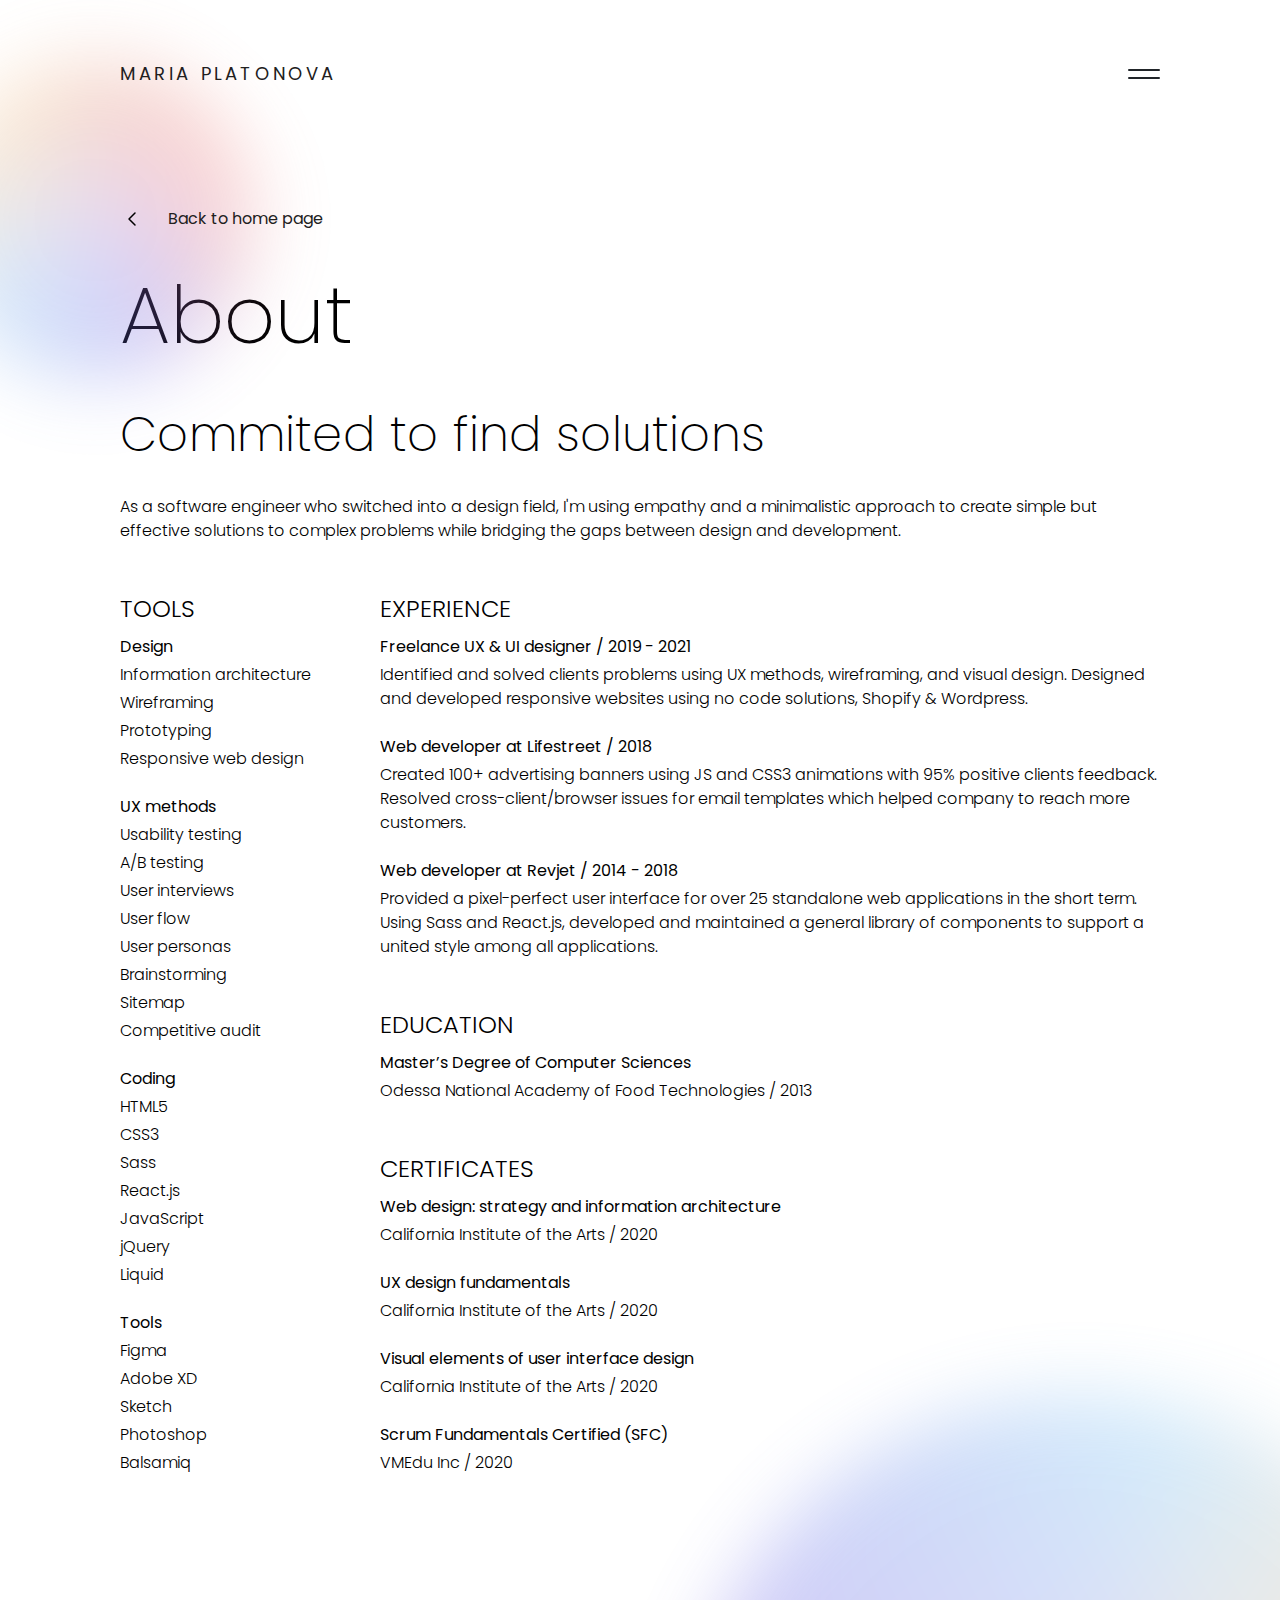
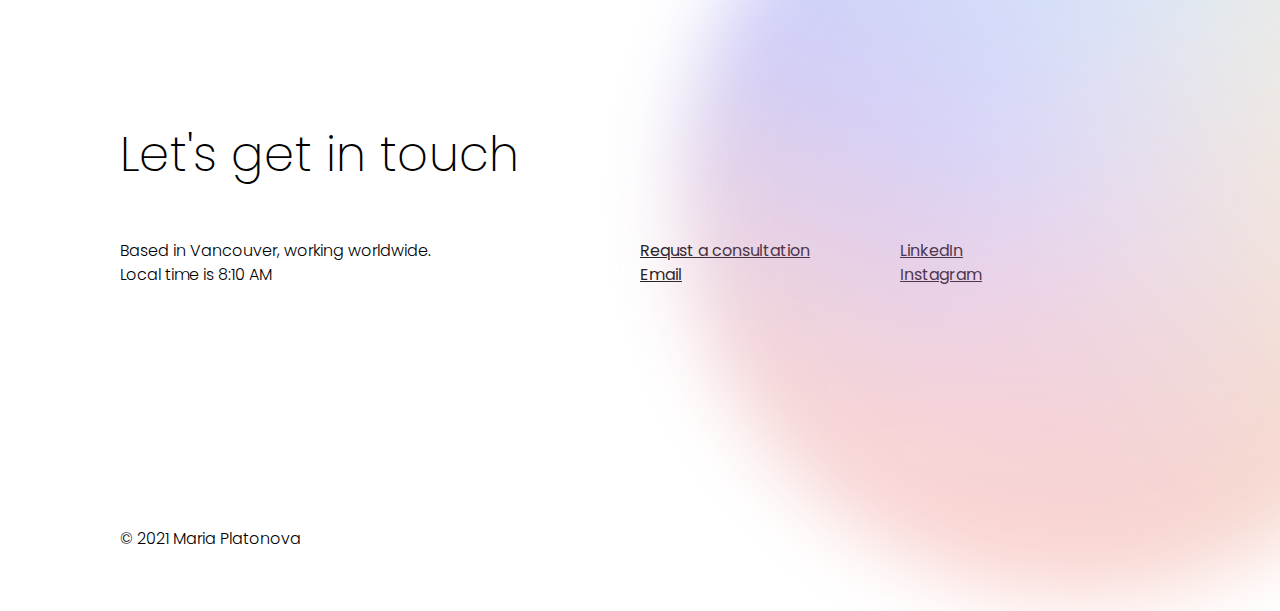
<file: about.html>
<!DOCTYPE HTML>
<html>
    <head>
        <meta charset="utf-8">
        <meta name="viewport" content="width=device-width, initial-scale=1.0">
        <title>Maria Platonova</title>
        <link rel="stylesheet" href="index.css"/>
        <link rel="preconnect" href="https://fonts.googleapis.com">
        <link rel="preconnect" href="https://fonts.gstatic.com" crossorigin>
        <link href="https://fonts.googleapis.com/css2?family=Poppins:wght@100;200;300;400;500;600&display=swap" rel="stylesheet">
    </head>
    <body>
        <div class="wrapper">
            <header class="header">
                <a href="index.html" class="logo" >MARIA PLATONOVA</a>
                <button class="menu">
                    <span class="menu-line"></span>
                    <span class="menu-line"></span>
                </button>
                <nav class="nav">
                    <ul class="nav-list">
                        <li class="nav-item"><a href="about.html">About</a></li>
                        <li class="nav-item"><a href="work.html">Work</a></li>
                        <li class="nav-item"><a href="mailto:agrhfff@gmail.com">Contact</a></li>
                    </ul>
                </nav>
            </header>
            <section class="about">
                <div class="blob blob-03"></div>
                <a class="get-back" href="index.html"><div class="get-back-icon"></div>Back to home page</a>
                <h1>About</h1>

                <h2>Commited to find solutions</h2>
                <div style="margin-bottom: 48px;">
                    <p class="text">
                        As a software engineer who switched into a design field,
                        I'm using empathy and a minimalistic approach to create simple but effective solutions to complex problems while bridging the gaps between design and development.
                    </p>
                </div>

                
                <p class="text">
                    <div class="resume">
                        <div class="resume-skills">
                            <div class="resume-column">
                                <h3>TOOLS</h3>
                                <h4 class="resume-title">Design</h4>
                                <span>Information architecture</span>
                                <span>Wireframing</span>
                                <span>Prototyping</span>
                                <span>Responsive web design</span>
                            </div>

                            <div class="resume-column">
                                <h4 class="resume-title">UX methods</h4>
                                <span>Usability testing</span>
                                <span>A/B testing</span>
                                <span>User interviews</span>
                                <span>User flow</span>
                                <span>User personas</span>
                                <span>Brainstorming</span>
                                <span>Sitemap</span>
                                <span>Competitive audit</span>
                            </div>

                            <div class="resume-column">
                                <h4 class="resume-title">Coding</h4>
                                <span>HTML5</span>
                                <span>CSS3</span>
                                <span>Sass</span>
                                <span>React.js</span>
                                <span>JavaScript</span>
                                <span>jQuery</span>
                                <span>Liquid</span>
                            </div>

                            <div class="resume-column">
                                <h4 class="resume-title">Tools</h4>
                                <span>Figma</span>
                                <span>Adobe XD</span> 
                                <span>Sketch</span>
                                <span>Photoshop</span>
                                <span>Balsamiq</span>
                            </div>
                        </div>

                        <div class="resume-expirience">
                            <div class="resume-section">
                                <h3>EXPERIENCE</h3>
                                <h4 class="resume-title">Freelance UX & UI designer / 2019 - 2021</h4>
                                <p class="resume-paragraph">
                                    Identified and solved clients problems using UX methods,
                                    wireframing, and visual design. Designed and developed responsive
                                    websites using no code solutions, Shopify & Wordpress.
                                </p>

                                <h4 class="resume-title">
                                    Web developer at Lifestreet / 2018
                                </h4>
                                <p class="resume-paragraph">
                                    Created 100+ advertising banners using JS and CSS3 animations
                                    with 95% positive clients feedback. Resolved cross-client/browser
                                    issues for email templates which helped company to reach more
                                    customers.
                                </p>

                                <h4 class="resume-title">
                                    Web developer at Revjet / 2014 - 2018
                                </h4>
                                <p class="resume-paragraph">
                                    Provided a pixel-perfect user interface for over 25 standalone web
                                    applications in the short term. Using Sass and React.js, developed
                                    and maintained a general library of components to support a united
                                    style among all applications.
                                </p>
                            </div>

                            <div class="resume-section">
                                <h3>EDUCATION</h3>
                                <h4 class="resume-title">
                                    Master’s Degree of Computer Sciences
                                </h4>
                                <p class="resume-paragraph">
                                    Odessa National Academy of Food Technologies / 2013
                                </p>
                            </div>

                            <div class="resume-section">
                                <h3>CERTIFICATES</h3>
                                <h4 class="resume-title">
                                    Web design: strategy and information architecture
                                </h4>
                                <p class="resume-paragraph">
                                    California Institute of the Arts / 2020
                                </p>

                                <h4 class="resume-title">
                                    UX design fundamentals
                                </h4>
                                <p class="resume-paragraph">
                                    California Institute of the Arts / 2020
                                </p>

                                <h4 class="resume-title">
                                    Visual elements of user interface design
                                </h4>
                                <p class="resume-paragraph">
                                    California Institute of the Arts / 2020
                                </p>

                                <h4 class="resume-title">
                                    Scrum Fundamentals Certified (SFC)
                                </h4>
                                <p class="resume-paragraph">
                                    VMEdu Inc / 2020
                                </p>
                            </div>
                        </div>
                    </div>
                </p>
            </section>

            <section class="contact">
                <h2>Let's get in touch</h2>

                <div class="contacts-sections">

                    <div class="contacts-column">
                        <p class="text">
                            Based in Vancouver, working worldwide.<br>
                            Local time is <span id="local-time"></span>
                        </p>
                    </div>

                    <div class="contacts-column">
                        <div class="social">
                            <a href="https://calendly.com/agrhfff" target="_blank">Requst a consultation</a><br>
                            <a href="mailto:agrhfff@gmail.com" target="_blank">Email</a><br>
                        </div>
                    </div>

                    <div class="footer-column">
                        <div class="social">
                            <a href="https://www.linkedin.com/in/agrhff" target="_blank">LinkedIn</a><br>
                            <a href="https://www.instagram.com/agrhff" target="_blank">Instagram</a>
                        </div>
                    </div>
                </div>
            </section>

            <footer class="footer">
                <div class="copyright">
                    © 2021 Maria Platonova
                </div>
            </footer>
            <div class="blob blob-05"></div>
        </div>
        <script src="index.js"></script>
        <!-- Global site tag (gtag.js) - Google Analytics -->
        <script async src="https://www.googletagmanager.com/gtag/js?id=G-BGM3H418XZ"></script>
        <script>
            window.dataLayer = window.dataLayer || [];
            function gtag(){dataLayer.push(arguments);}
            gtag('js', new Date());
            gtag('config', 'G-BGM3H418XZ');
        </script>
    </body>
</html>
</file>
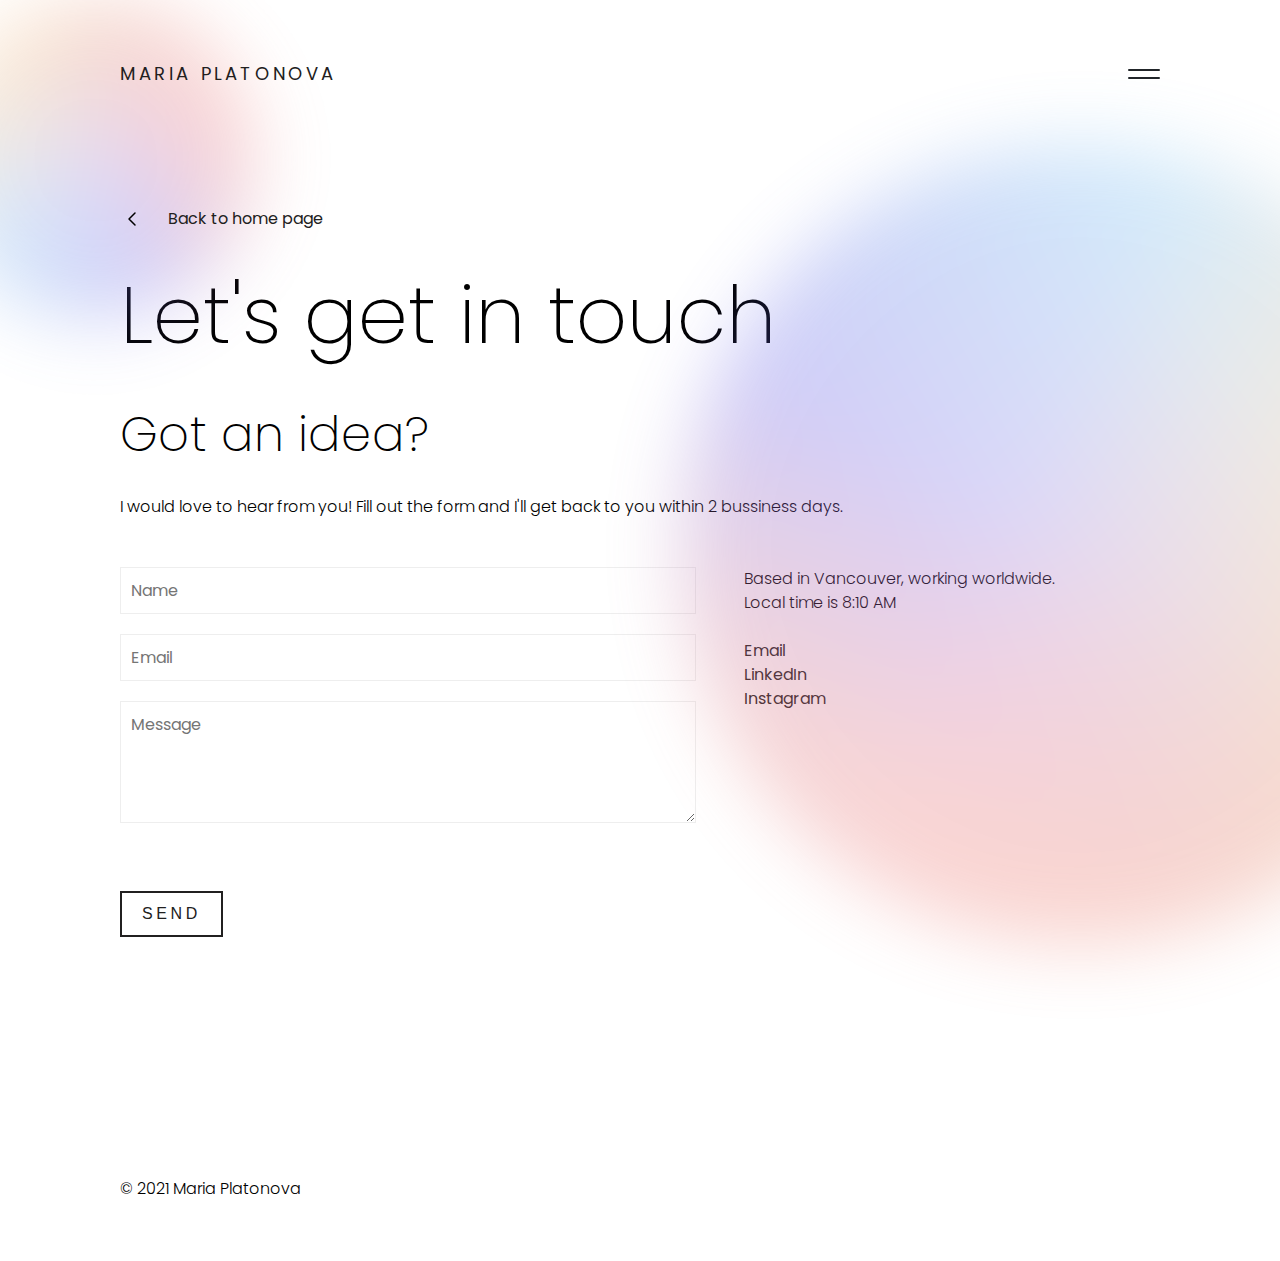
<file: contacts.html>
<!DOCTYPE HTML>
<html>
    <head>
        <meta charset="utf-8">
        <meta name="viewport" content="width=device-width, initial-scale=1.0">
        <title>Maria Platonova</title>
        <link rel="stylesheet" href="index.css"/>
        <link rel="preconnect" href="https://fonts.googleapis.com">
        <link rel="preconnect" href="https://fonts.gstatic.com" crossorigin>
        <link href="https://fonts.googleapis.com/css2?family=Poppins:wght@100;200;300;400;500;600&display=swap" rel="stylesheet">
    </head>
    <body>
        <header class="header">
            <a href="index.html" class="logo" >MARIA PLATONOVA</a>
            <button class="menu">
                <span class="menu-line"></span>
                <span class="menu-line"></span>
            </button>
            <nav class="nav">
                <ul class="nav-list">
                    <li class="nav-item"><a href="about.html">About</a></li>
                    <li class="nav-item"><a href="work.html">Work</a></li>
                    <li class="nav-item"><a href="contacts.html">Contacts</a></li>
                </ul>
            </nav>
        </header>

        <section class="contacts">
            <div class="blob blob-03"></div>
            <a class="get-back" href="index.html"><div class="get-back-icon"></div>Back to home page</a>
            <h1>Let's get in touch</h1>

            <h2>Got an idea?</h2>
            <div style="margin-bottom: 48px;">
                <p class="text">
                    I would love to hear from you! Fill out the form and I'll get back to you within 2 bussiness days.
                </p>
            </div>

            <div class="contact-layout">
                <div class="layout-column">
                    <form id="contact-form" class="form" role="form">
                        <input type="text" class="form-field" id="name" placeholder="Name" name="name" value="" required>
                        <input type="email" class="form-field" id="email" placeholder="Email" name="email" value="" required>
                        <textarea class="form-field" rows="10" placeholder="Message" name="message" required></textarea>
                        <button class="button button-cta">Send</button>
                    </form>
                </div>
                <div class="layout-column">
                    Based in Vancouver, working worldwide.<br>
                    Local time is <span id="local-time"></span>
                    <br><br>
                    <a href="https://www.linkedin.com/in/agrhff" target="_blank">Email</a><br>
                    <a href="https://www.linkedin.com/in/agrhff" target="_blank">LinkedIn</a><br>
                    <a href="https://www.instagram.com/agrhff" target="_blank">Instagram</a>
                </div>
            </div>
        </section>

        <footer class="footer">
            <div class="copyright">
                © 2021 Maria Platonova
            </div>
        </footer>
        <div class="blob blob-05"></div>
        <script src="index.js"></script>
        <!-- Global site tag (gtag.js) - Google Analytics -->
        <script async src="https://www.googletagmanager.com/gtag/js?id=G-BGM3H418XZ"></script>
        <script>
            window.dataLayer = window.dataLayer || [];
            function gtag(){dataLayer.push(arguments);}
            gtag('js', new Date());
            gtag('config', 'G-BGM3H418XZ');
        </script>
    </body>
</html>
</file>
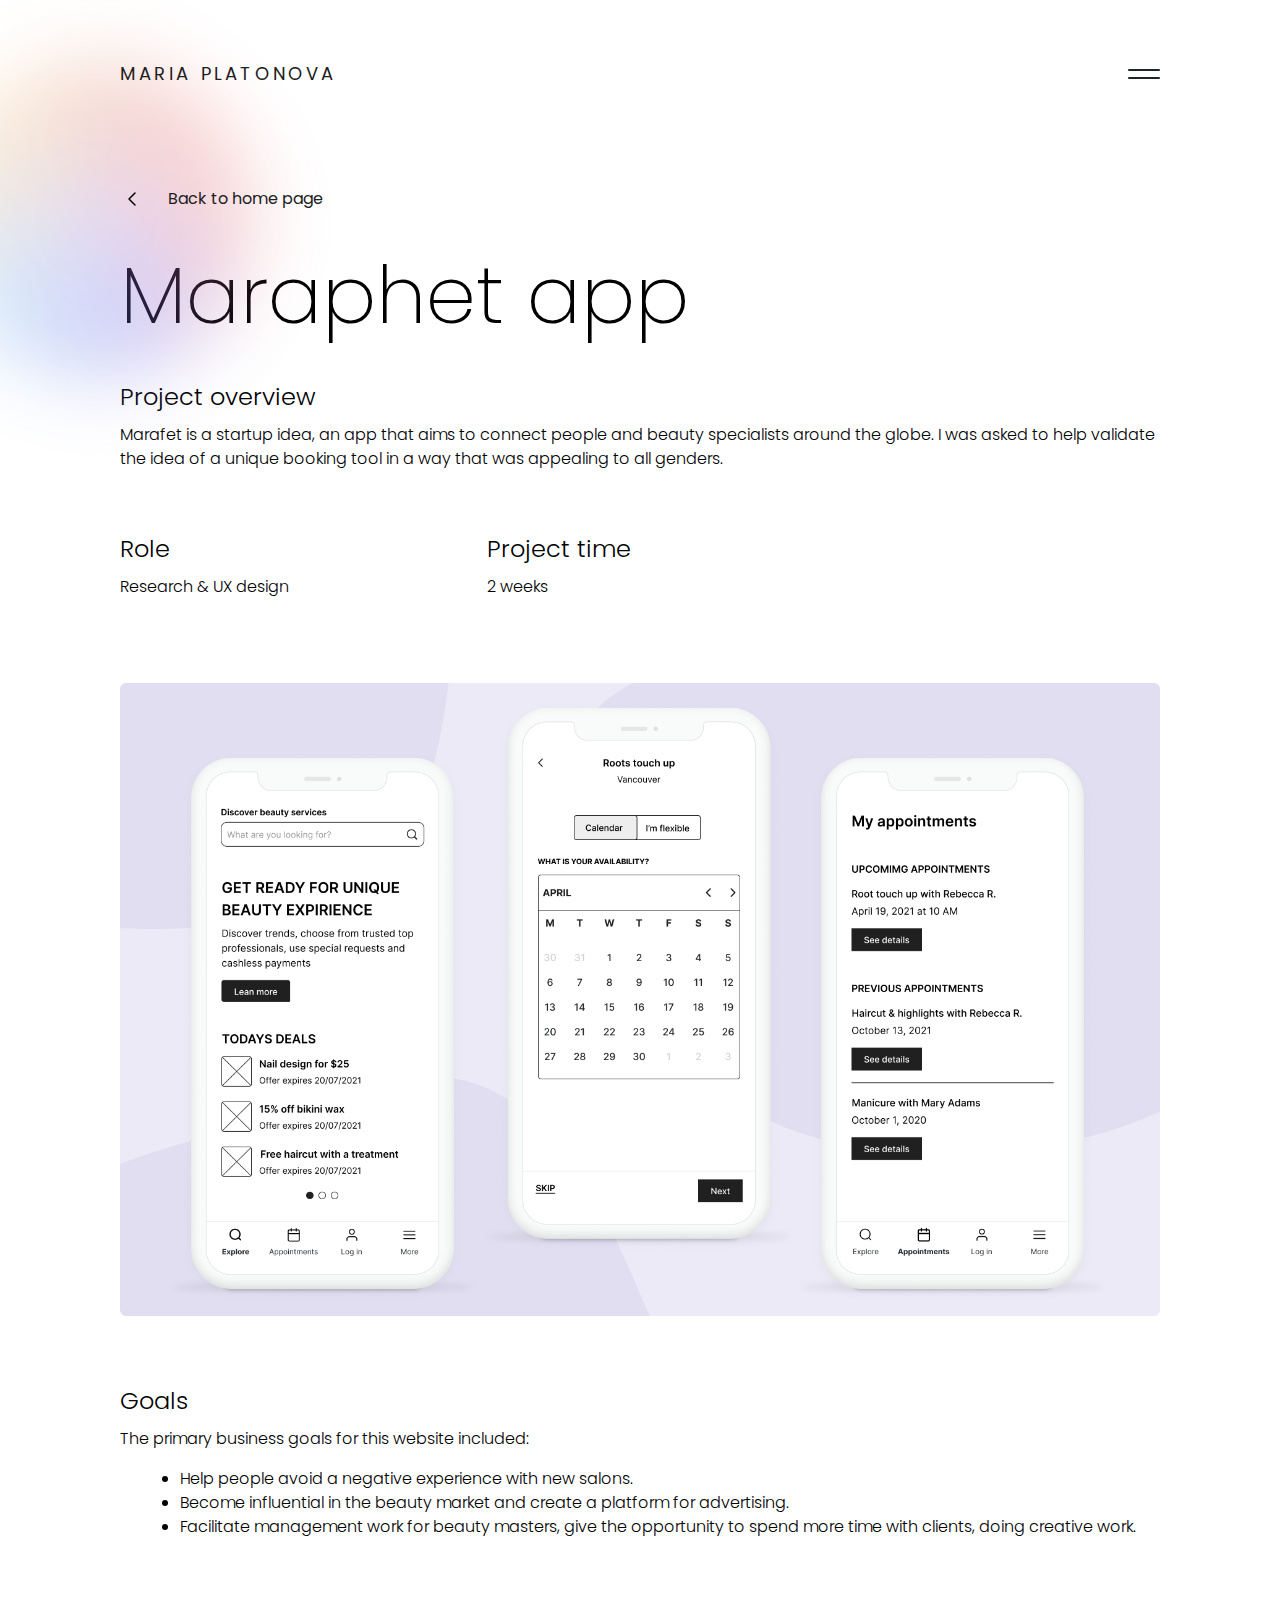
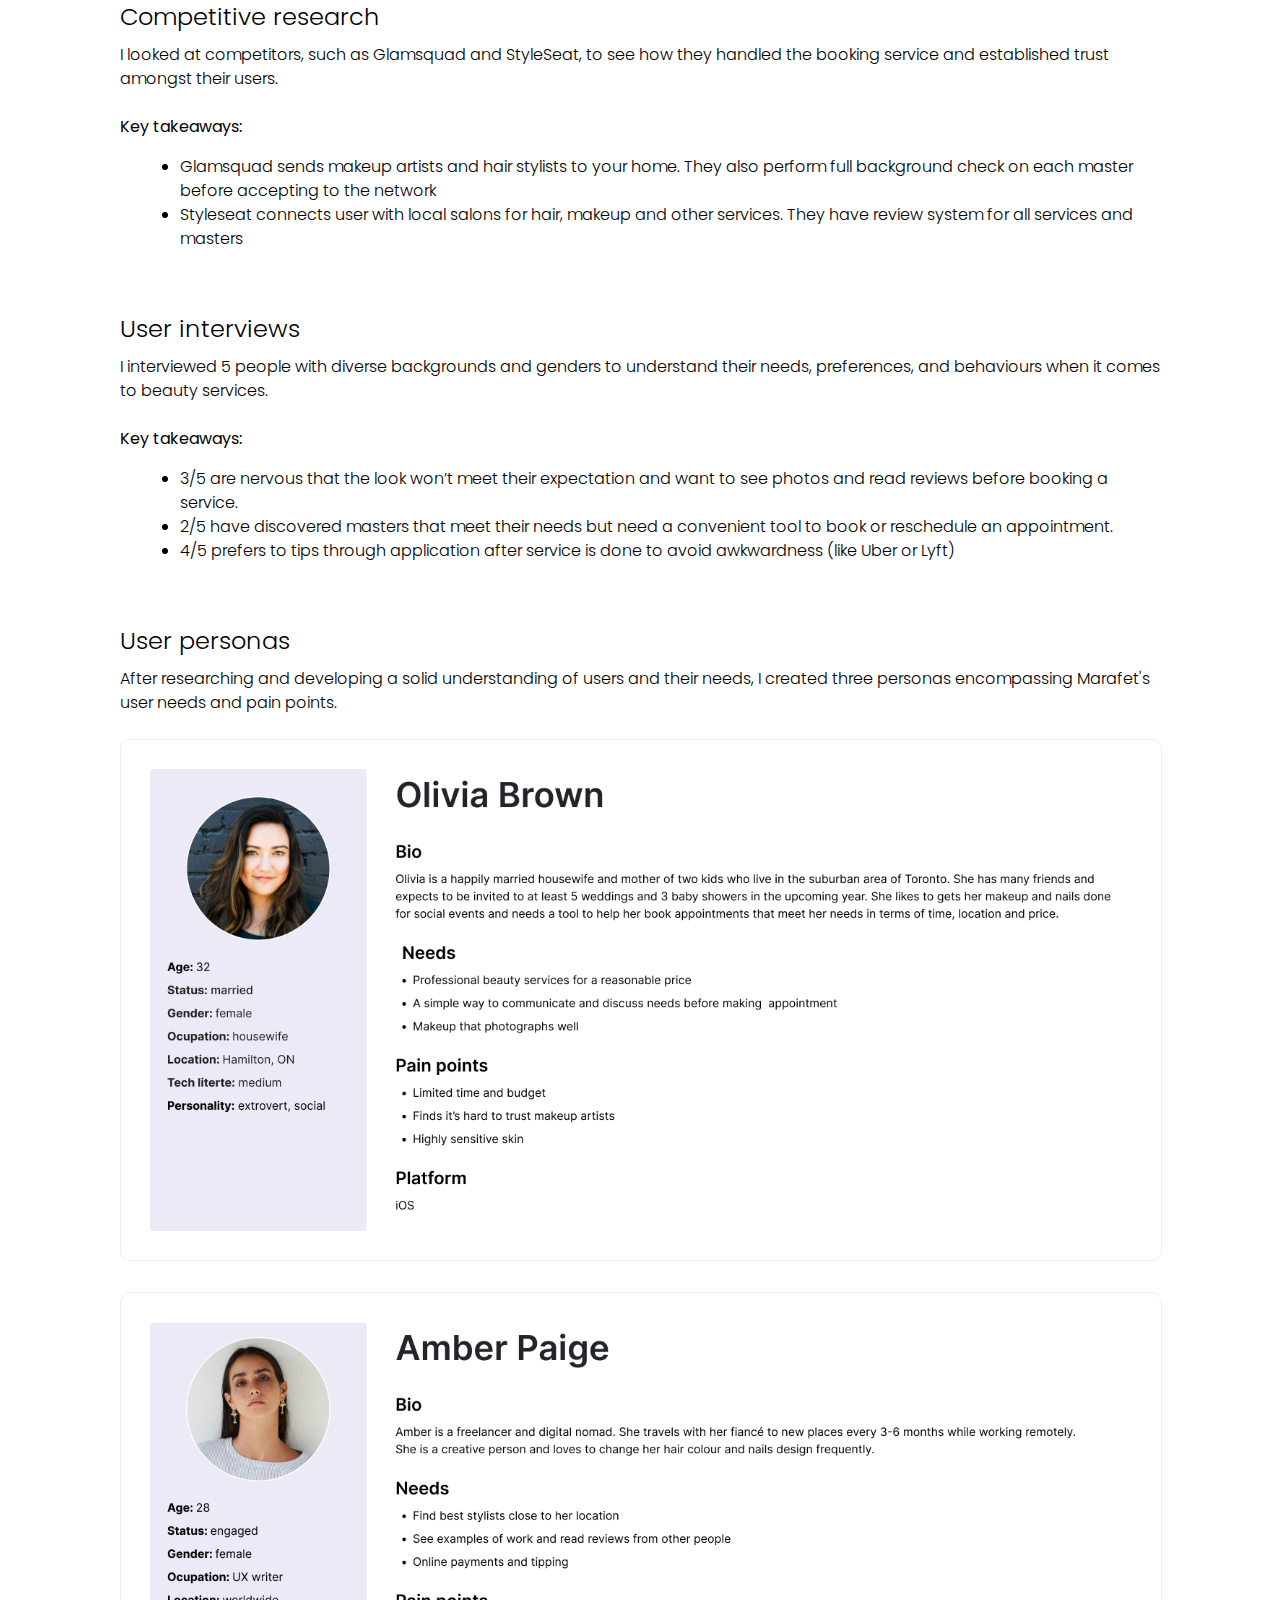
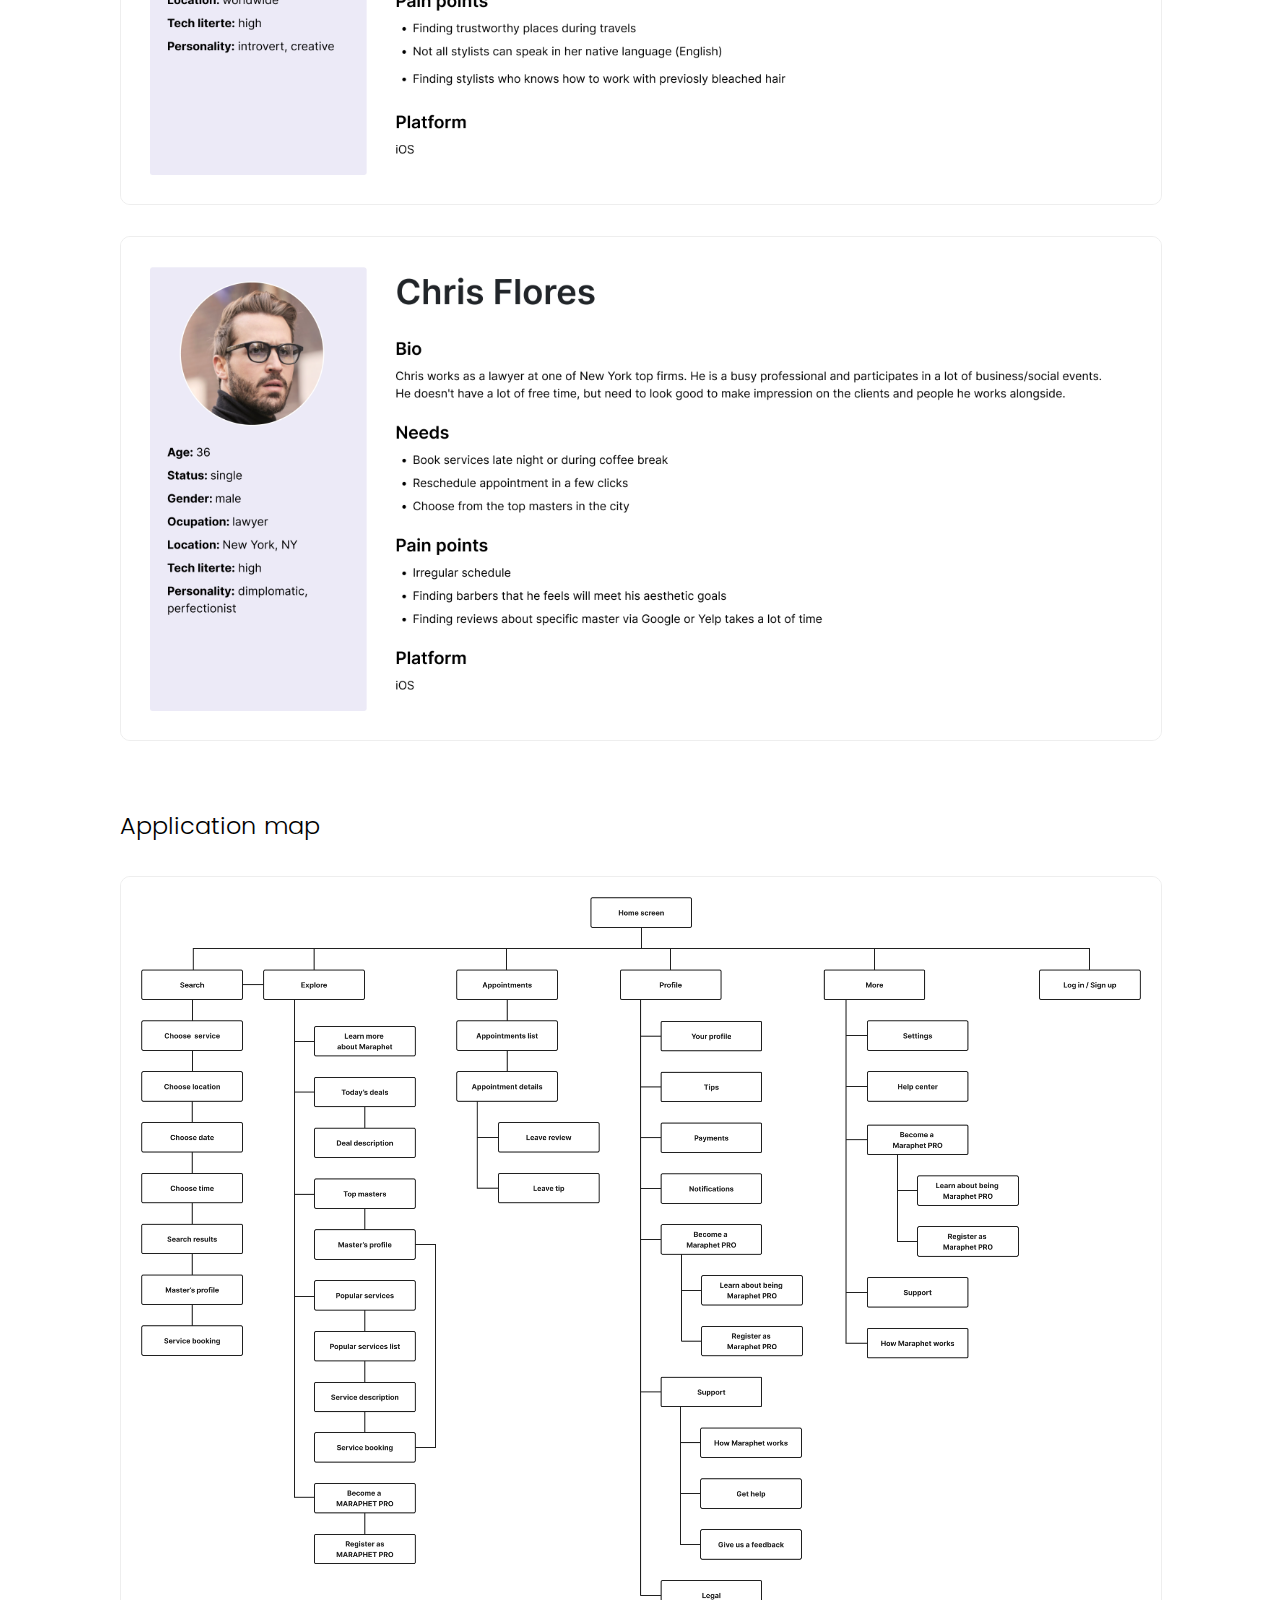
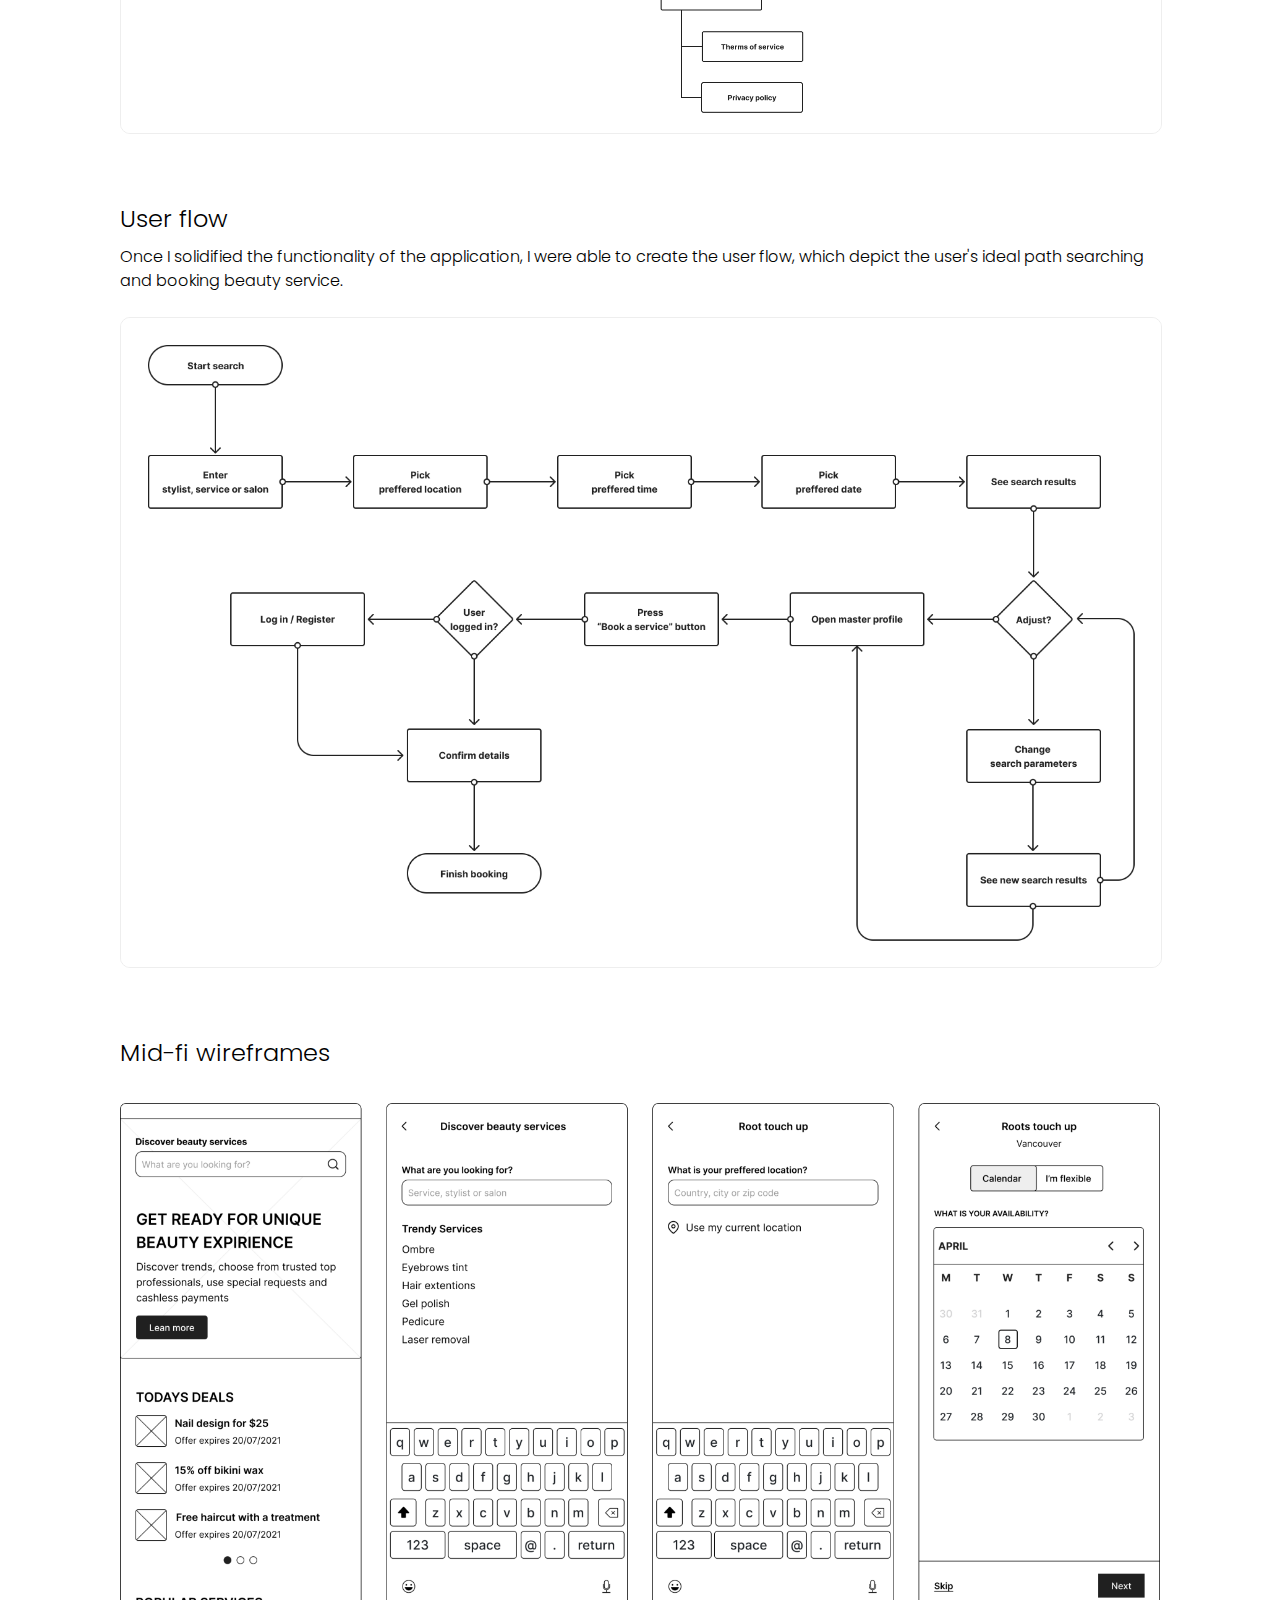
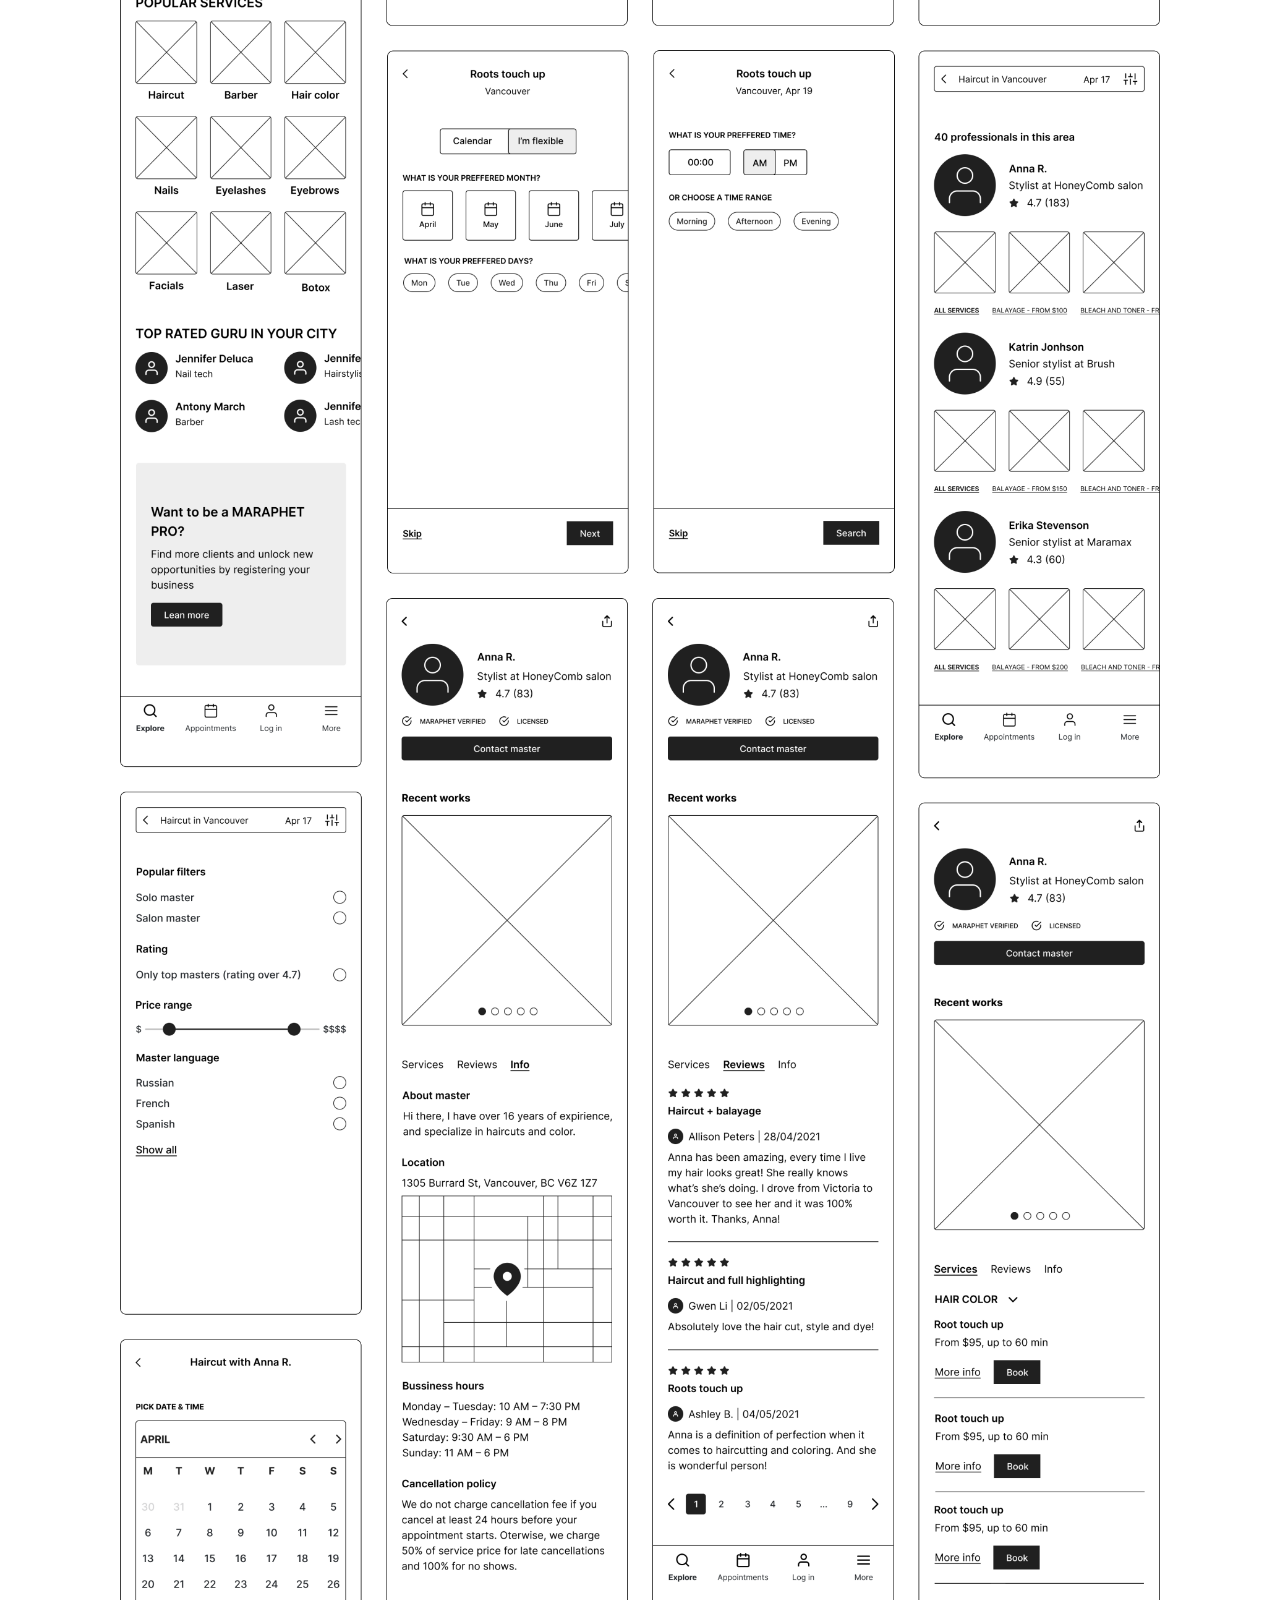
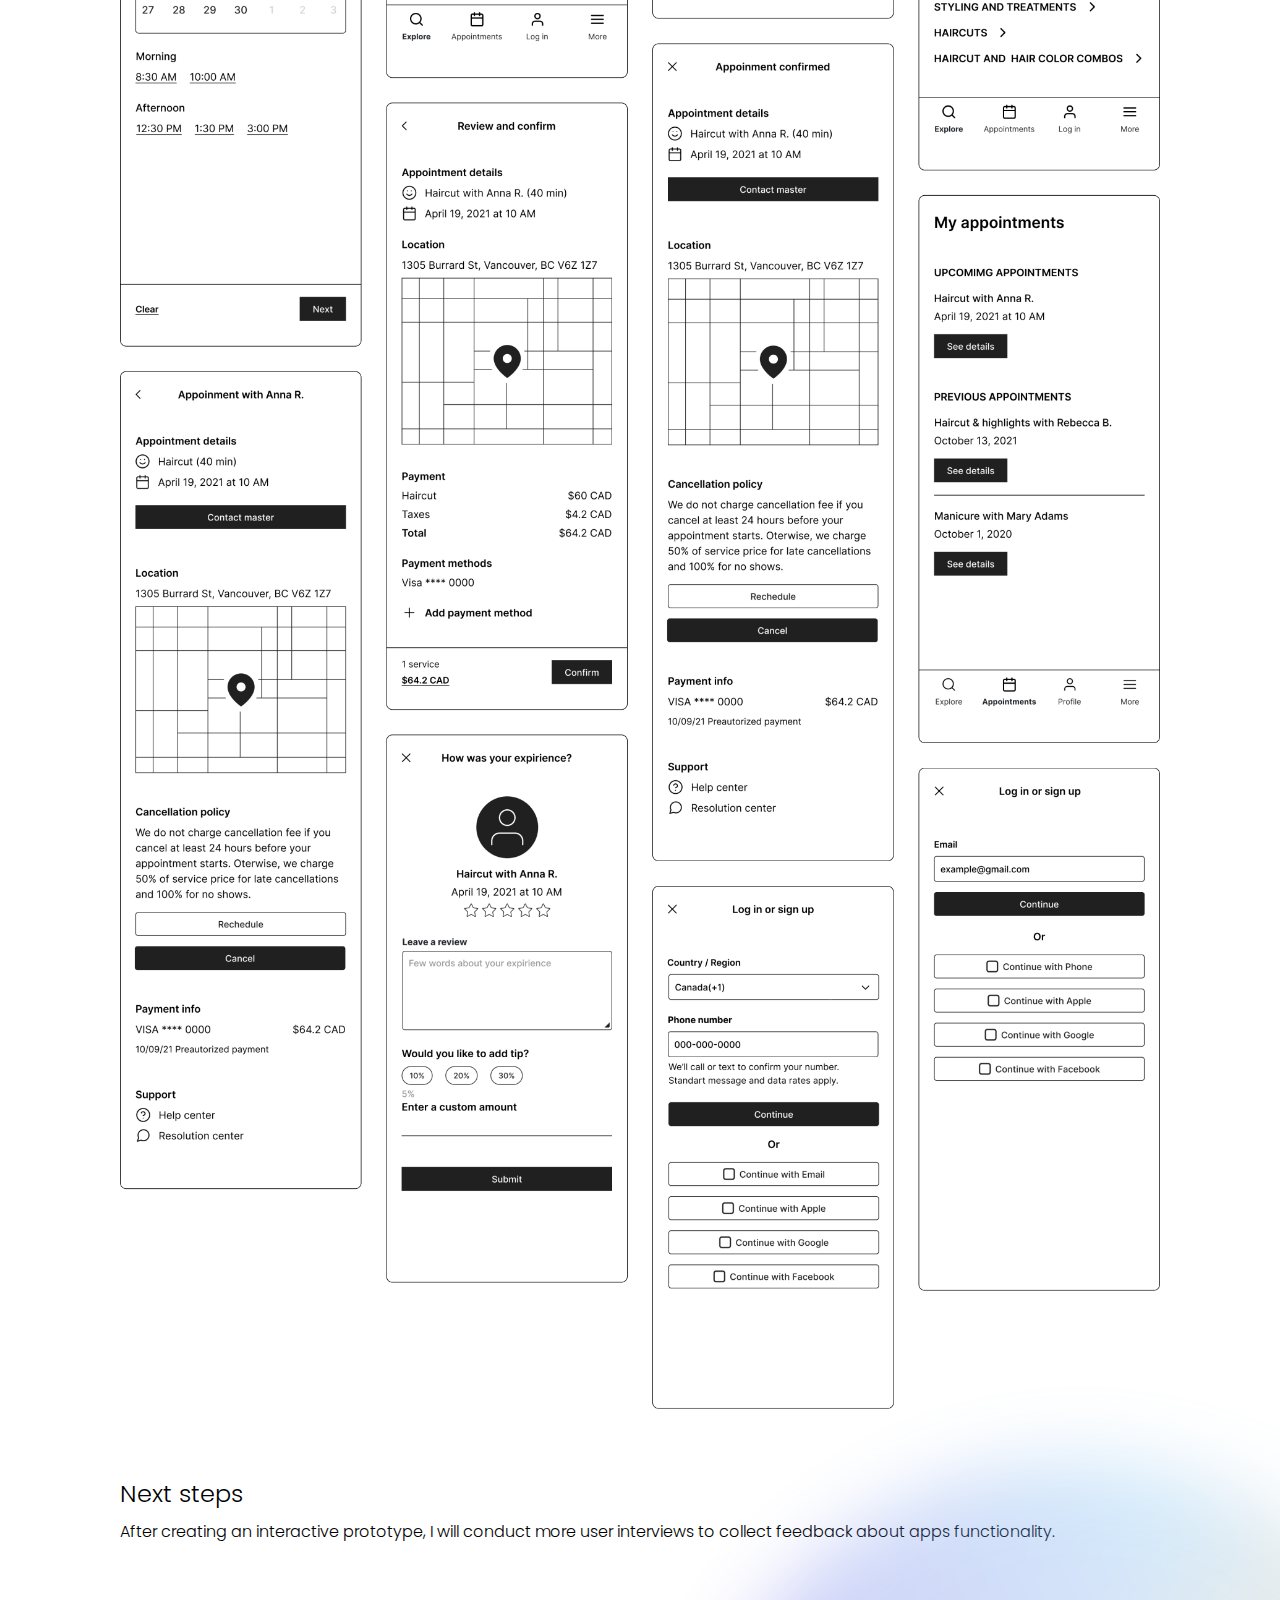
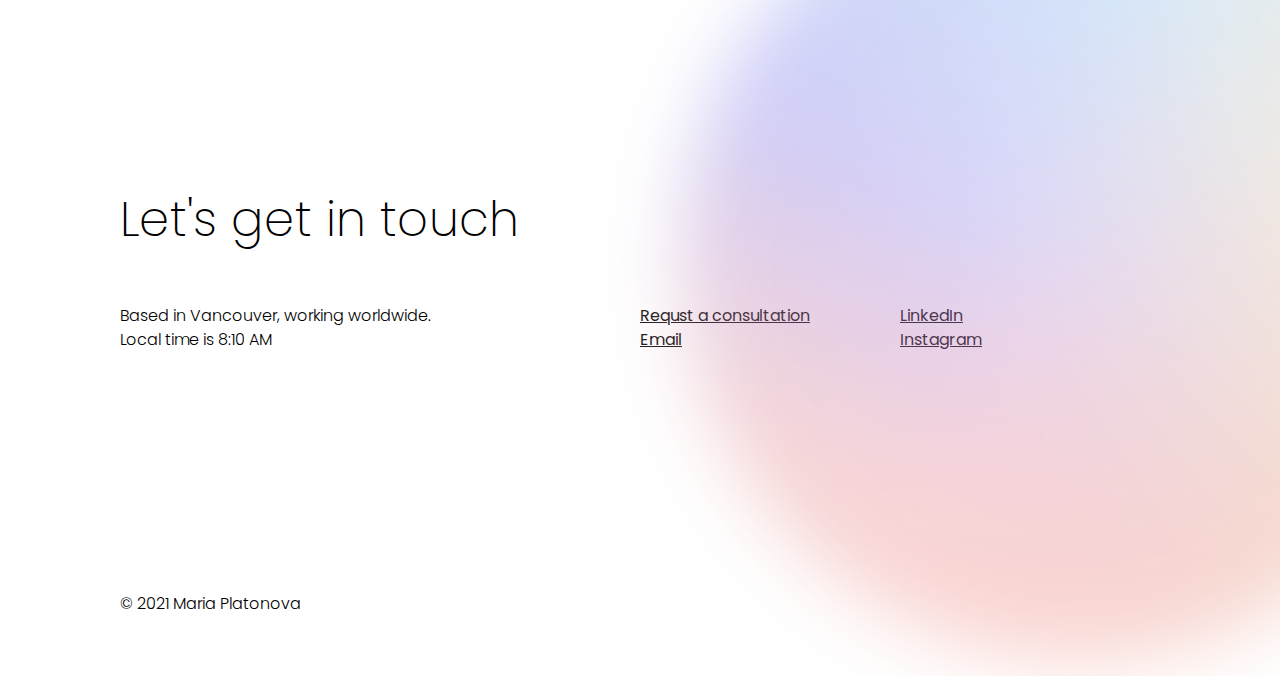
<file: maraphet.html>
<!DOCTYPE HTML>
<html>
    <head>
        <meta charset="utf-8">
        <meta name="viewport" content="width=device-width, initial-scale=1.0">
        <title>Maria Platonova</title>
        <link rel="stylesheet" href="index.css"/>
        <link rel="preconnect" href="https://fonts.googleapis.com">
        <link rel="preconnect" href="https://fonts.gstatic.com" crossorigin>
        <link href="https://fonts.googleapis.com/css2?family=Poppins:wght@100;200;300;400;500;600&display=swap" rel="stylesheet">
    <body>
        <div class="wrapper">
            <header class="header">
                <a href="index.html" class="logo" >MARIA PLATONOVA</a>
                <button class="menu">
                    <span class="menu-line"></span>
                    <span class="menu-line"></span>
                </button>
                <nav class="nav">
                    <ul class="nav-list">
                        <li class="nav-item"><a href="about.html">About</a></li>
                        <li class="nav-item"><a href="work.html">Work</a></li>
                        <li class="nav-item"><a href="mailto:agrhfff@gmail.com">Contact</a></li>
                    </ul>
                </nav>
            </header>

            <section class="case-study">
                <div class="blob blob-03"></div>
                <a class="get-back" href="index.html"><div class="get-back-icon"></div>Back to home page</a>
                <h1>Maraphet app</h1>

                <div class="case-study-topic">
                    <h3>Project overview</h3>
                    <p class="text">
                        Marafet is a startup idea, an app that aims to connect people and beauty specialists around the globe.
                        I was asked to help validate the idea of a unique booking tool in a way that was appealing to all genders. 
                    </p>
                </div>
                <div class="case-study-row">
                    <div class="case-study-topic">
                        <h3>Role</h3>
                        <p class="text">
                            Research & UX design 
                        </p>
                    </div>

                    <div class="case-study-topic">
                        <h3>Project time</h3>
                        <p class="text">
                            2 weeks
                        </p>
                    </div>
                </div>

                <div class="case-study-topic">
                    <img class="case-study-image no-border" src="showcase/marafet.png"/>
                </div>

                <div class="case-study-topic">
                    <h3>Goals</h3>
                    <p class="text">
                        The primary business goals for this website included:
                    </p>
                    <ul>
                        <li>Help people avoid a negative experience with new salons. </li>
                        <li>Become influential in the beauty market and create a platform for advertising. </li>
                        <li>Facilitate management work for beauty masters, give the opportunity to spend more time with clients, doing creative work. </li>
                    </ul>
                </div>

                <div class="case-study-topic">
                    <h3>Competitive research</h3>
                    <p class="text">
                        I looked at competitors, such as Glamsquad and StyleSeat, to see how they handled the booking service and established trust amongst their users.
                    </p>
                    <br>
                    <span class="text-strong">Key takeaways:</span>
                    <ul>
                        <li>Glamsquad sends makeup artists and hair stylists to your home. They also perform full background check on each master before accepting to the network</li>
                        <li>Styleseat connects user with local salons for hair, makeup and other services. They have review system for all services and masters</li>
                    </ul>
                </div>

                <div class="case-study-topic">
                    <h3>User interviews</h3>
                    <p class="text">
                        I interviewed 5 people with diverse backgrounds and genders to understand their needs, preferences, and behaviours when it comes to beauty services.
                    </p>
                    <br>
                    <p>
                        <span class="text-strong">Key takeaways:</span>
                        <ul>
                            <li>3/5 are nervous that the look won’t meet their expectation and want to see photos and read reviews before booking a service.</li>
                            <li>2/5 have discovered masters that meet their needs but need a convenient tool to book or reschedule an appointment.</li>
                            <li>4/5 prefers to tips through application after service is done to avoid awkwardness (like Uber or Lyft)</li>
                        </ul>
                    </p>
                </div>

                <div class="case-study-topic">
                    <h3>User personas</h3>
                    <p class="text">
                        After researching and developing a solid understanding of users and their needs, I created three personas encompassing Marafet's user needs and pain points.
                    </p>
                    <img class="case-study-image" src="showcase/user-persona-1.png"/>
                    <img class="case-study-image" src="showcase/user-persona-2.png"/>
                    <img class="case-study-image" src="showcase/user-persona-3.png"/>
                </div>

                <div class="case-study-topic">
                    <h3>Application map</h3>
                    <p class="text">
                    </p>
                    <img class="case-study-image" src="showcase/app-map.png"/>
                </div>

                <div class="case-study-topic">
                    <h3>User flow</h3>
                    <p class="text">
                        Once I solidified the functionality of the application, I were able to create the user flow, which depict the user's ideal path searching and booking beauty service. 
                    </p>
                    <img class="case-study-image" src="showcase/flow-chart.png"/>
                </div>

                <div class="case-study-topic">
                    <h3>Mid-fi wireframes</h3>
                        <img class="case-study-image no-border" src="showcase/marafet-wireframes.png"/>
                </div>

                <div class="case-study-topic">
                    <h3>Next steps</h3>
                    <p class="text">
                        After creating an interactive prototype, I will conduct more user interviews to collect feedback about apps functionality.
                    </p>
                </div>
            </section>

            <section class="contact">
                <h2>Let's get in touch</h2>

                <div class="contacts-sections">

                    <div class="contacts-column">
                        <p class="text">
                            Based in Vancouver, working worldwide.<br>
                            Local time is <span id="local-time"></span>
                        </p>
                    </div>

                    <div class="contacts-column">
                        <div class="social">
                            <a href="https://calendly.com/agrhfff" target="_blank">Requst a consultation</a><br>
                            <a href="mailto:agrhfff@gmail.com" target="_blank">Email</a><br>
                        </div>
                    </div>

                    <div class="footer-column">
                        <div class="social">
                            <a href="https://www.linkedin.com/in/agrhff" target="_blank">LinkedIn</a><br>
                            <a href="https://www.instagram.com/agrhff" target="_blank">Instagram</a>
                        </div>
                    </div>
                </div>
            </section>

            <footer class="footer">
                <div class="copyright">
                    © 2021 Maria Platonova
                </div>
            </footer>
            <div class="blob blob-05"></div>
        </div>
        <script src="index.js"></script>
        <!-- Global site tag (gtag.js) - Google Analytics -->
        <script async src="https://www.googletagmanager.com/gtag/js?id=G-BGM3H418XZ"></script>
        <script>
            window.dataLayer = window.dataLayer || [];
            function gtag(){dataLayer.push(arguments);}
            gtag('js', new Date());
            gtag('config', 'G-BGM3H418XZ');
        </script>
    </body>
</html>
</file>
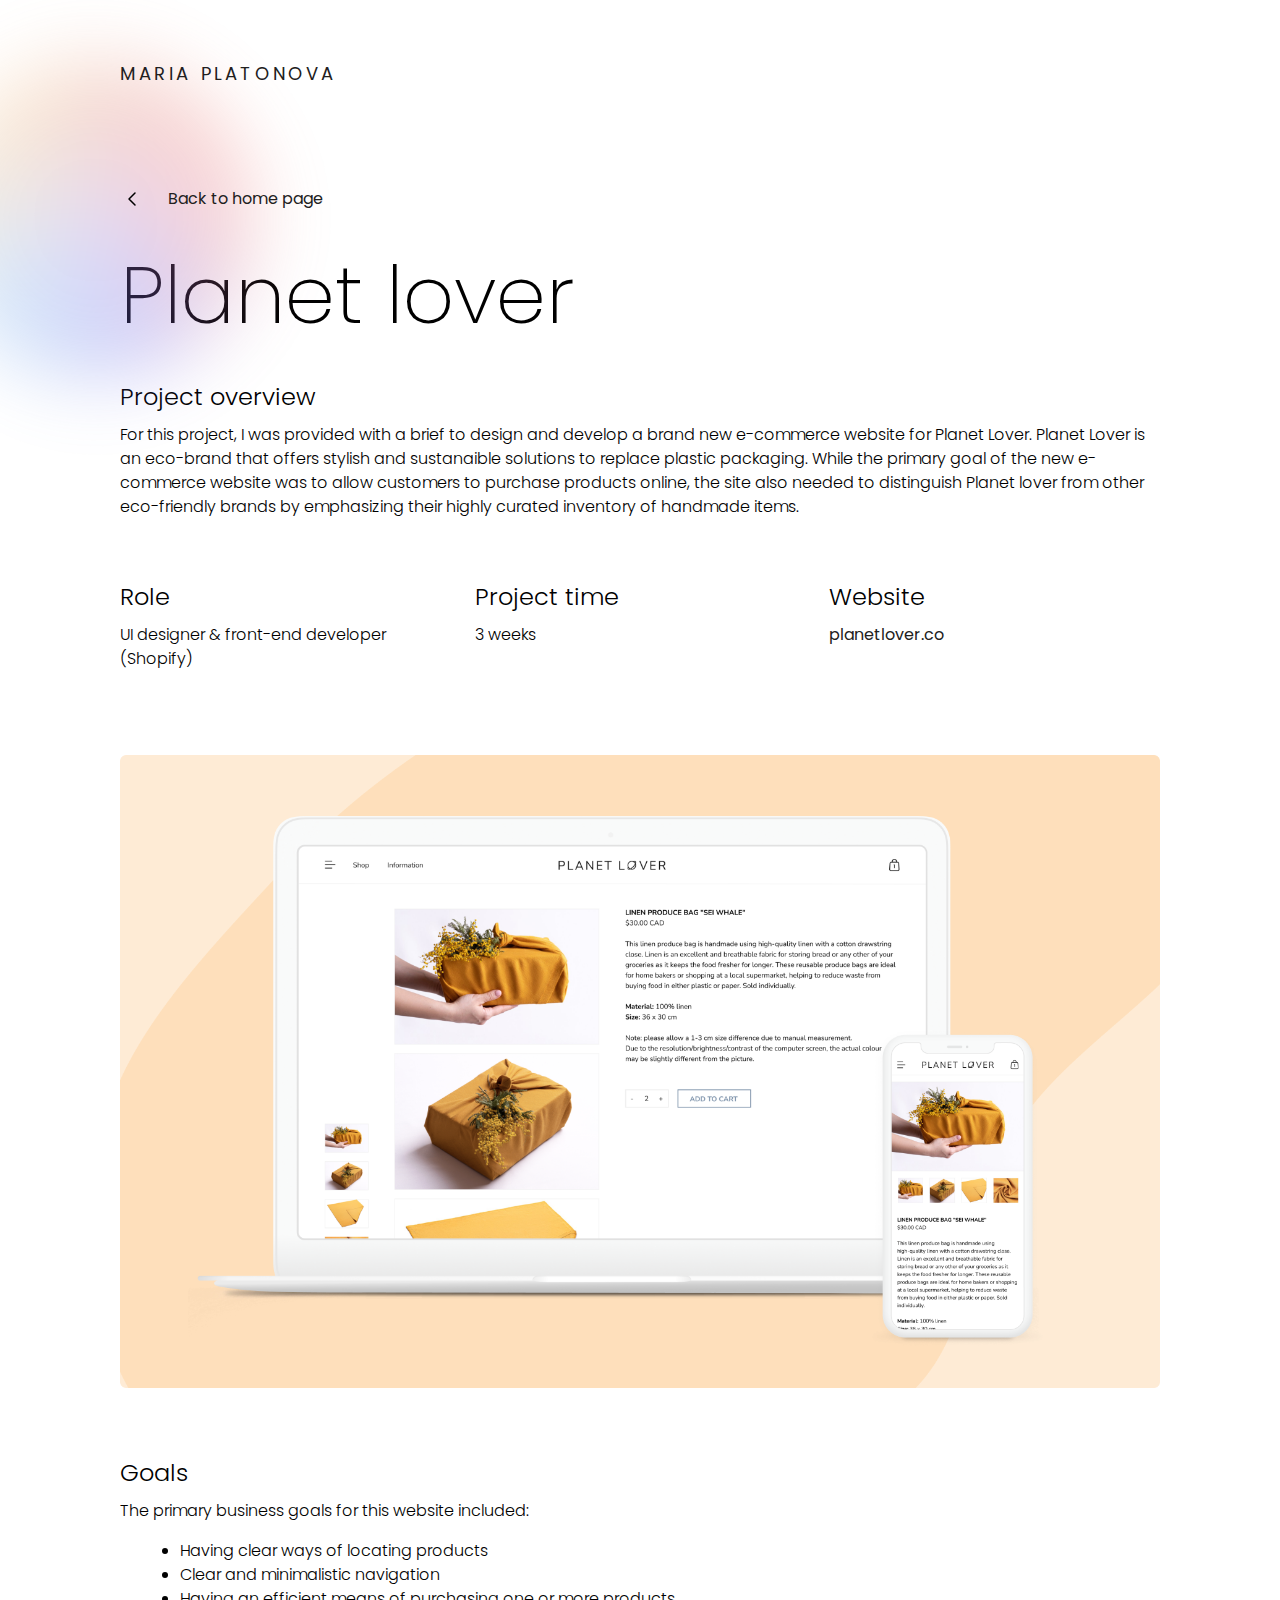
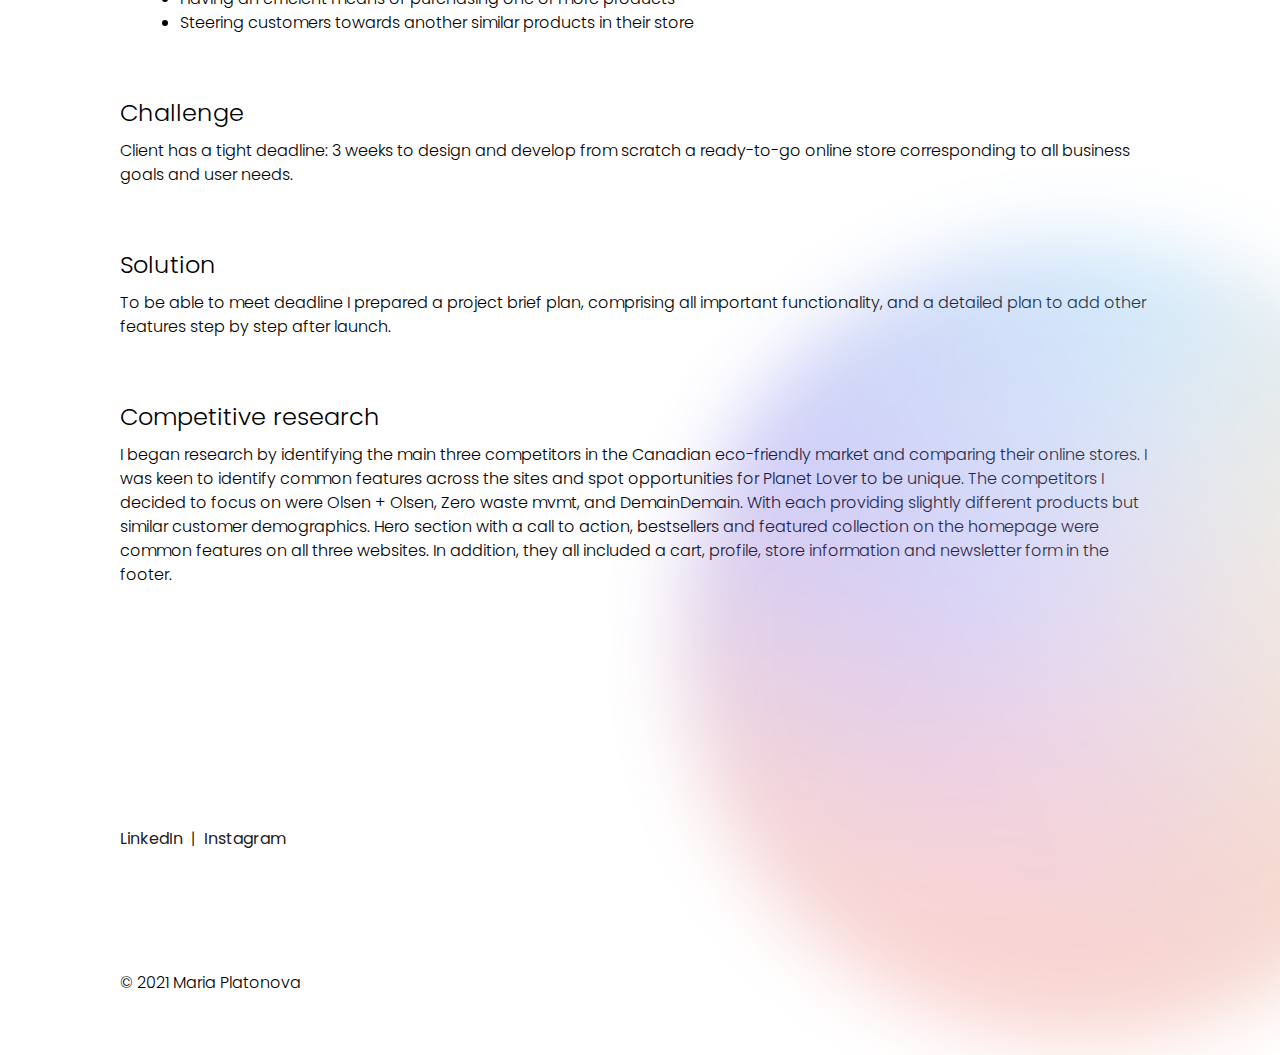
<file: planet-lover.html>
<!DOCTYPE HTML>
<html>
    <head>
        <meta charset="utf-8">
        <meta name="viewport" content="width=device-width, initial-scale=1.0">
        <title>Maria Platonova</title>
        <link rel="stylesheet" href="index.css"/>
        <link rel="preconnect" href="https://fonts.googleapis.com">
        <link rel="preconnect" href="https://fonts.gstatic.com" crossorigin>
        <link href="https://fonts.googleapis.com/css2?family=Poppins:wght@100;200;300;400;500;600&display=swap" rel="stylesheet">
    <body>
        <div class="wrapper">
            <header class="header">
                <a class="logo" href="index.html">Maria Platonova</a>
                <nav class="nav">
                    <ul class="nav-list">
                        <li class="nav-item"><a href="index.html#work">Work</a></li>
                        <li class="nav-item"><a href="index.html#contact">Contact</a></li>
                    </ul>
            </header>

            <section class="case-study">
                <div class="blob blob-03"></div>
                <a class="get-back" href="index.html"><div class="get-back-icon"></div>Back to home page</a>
                <h1>Planet lover</h1>

                <div class="case-study-topic">
                    <h3>Project overview</h3>
                    <p class="text">
                        For this project, I was provided with a brief to design and develop a brand new e-commerce website for Planet Lover. Planet Lover is an eco-brand that offers stylish and sustanaible solutions to replace plastic packaging.
                        While the primary goal of the new e-commerce website was to allow customers to purchase products online, the site also needed to distinguish Planet lover from other eco-friendly brands by emphasizing their highly curated inventory of handmade items.
                    </p>
                </div>

                <div class="case-study-row">
                    <div class="case-study-topic">
                        <h3>Role</h3>
                        <p class="text">
                            UI designer & front-end developer<span class="break-desktop"></span> (Shopify)
                        </p>
                    </div>

                    <div class="case-study-topic">
                        <h3>Project time</h3>
                        <p class="text">
                            3 weeks
                        </p>
                    </div>

                    <div class="case-study-topic">
                        <h3>Website</h3>
                        <p class="text">
                            <a href="https://planetlover.co/" target="_blank">planetlover.co</a>
                        </p>
                    </div>
                </div>

                <div class="case-study-topic">
                    <img class="case-study-image no-border" src="showcase/planetlover.png"/>
                </div>
                    
                <div class="case-study-topic">
                    <h3>Goals</h3>
                    <p class="text">
                        The primary business goals for this website included:
                    </p>
                    <ul>
                        <li>Having clear ways of locating products</li>
                        <li>Clear and minimalistic navigation </li>
                        <li>Having an efficient means of purchasing one or more products</li>
                        <li>Steering customers towards another similar products in their store</li>
                    </ul>
                </div>

                <div class="case-study-topic">
                    <h3>Challenge</h3>
                    <p class="text">
                        Client has a tight deadline: 3 weeks to design and develop from scratch a ready-to-go online store corresponding to all business goals and user needs. 
                    </p>
                </div>

                <div class="case-study-topic">
                    <h3>Solution</h3>
                    <p class="text">
                        To be able to meet deadline I prepared a project brief plan, comprising all important functionality, and a detailed plan to add other features step by step after launch.                    </p>
                </div>

                <div class="case-study-topic">
                    <h3>Competitive research</h3>
                    <p class="text">
                        I began research by identifying the main three competitors in the Canadian eco-friendly market and comparing their online stores. 
                        I was keen to identify common features across the sites and spot opportunities for Planet Lover to be unique. 
                        The competitors I decided to focus on were Olsen + Olsen, Zero waste mvmt, and DemainDemain. 
                        With each providing slightly different products but similar customer demographics.  
                        Hero section with a call to action, bestsellers and featured collection on the homepage were common features on all three websites. 
                        In addition, they all included a cart, profile, store information and newsletter form in the footer.
                    </p>
                </div>

                <!-- <div class="case-study-topic">
                    <h3>Lo-fi wireframes</h3>
                        <img class="case-study-image" src="showcase/lo-fi.png"/>
                </div>

                <div class="case-study-topic">
                    <h3>Main page
                    </h3>
                    <p class="text">
                        Hero section contains two main categories of best products. As Planet Lover offers to plant a tree with every purshase, I added "Trees planted so far" counter with increases with every order to establish more trust for the brand.
                    </p>
                    <img class="case-study-image" src="showcase/HOME PAGE.png"/>
                </div>

                <div class="case-study-topic">
                    <h3>Navigation & cart</h3>
                    <p class="text">
                        To follow minimalistic approach and reduce number of clicks for user, cart drawer leads straight to checkout page.
                    </p>

                    <div class="case-study-grid">
                        <div class="case-study-column">
                            <img class="case-study-image" src="showcase/MENU DRAWER OPEN.png"/>
                        </div>
                        <div class="case-study-column">
                            <img class="case-study-image" src="showcase/CART DRAWER OPEN.png"/>
                        </div>
                    </div>
                </div>

                <div class="case-study-topic">
                    <h3>Information & customer service</h3>
                    <p class="text">
                        I wanted to simplify all the content and present it in a way that would be easily digestible. 
                        The solution was to add one page with all information customer needs inside tabs. 
                    </p>

                    <div class="case-study-grid">
                        <div class="case-study-column">
                            <img class="case-study-image" src="showcase/INFORMATION PAGE.png"/>
                        </div>
                        <div class="case-study-column">
                            <img class="case-study-image" src="showcase/INFORMATION PAGE - CONTENT EXAMPLE_ SHIPPING.png"/>
                        </div>
                    </div>
                </div>



                <div class="case-study-topic">
                    <h3>Product showcase</h3>
                    <p class="text">
                        I use masonry grid with tab switcher to make product list stand out.
                    </p>

                    <div class="case-study-grid">
                        <div class="case-study-column">
                            <img class="case-study-image" src="showcase/SHOP PAGE - ALL COLLECTIONS.png"/>
                        </div>
                        <div class="case-study-column">
                            <img class="case-study-image" src="showcase/PRODUCT PAGE.png"/>
                        </div>
                    </div>
                </div>

                <div class="case-study-topic">
                    <h3>Mobile version</h3>
                        <img class="case-study-image no-border" src="showcase/Frame 6.png"/>
                </div>

                <div class="case-study-topic">
                    <h3>Next steps</h3>
                    <p class="text">
                        I enjoyed working on this project, and we would continue to improve the current design and functionality according to the primary plan.                    </p>
                </div> -->
            </section>

            <footer class="footer">
                <div class="social">
                    <a href="https://www.linkedin.com/in/agrhff">LinkedIn</a>&nbsp;&nbsp;|&nbsp;&nbsp;<a href="https://www.instagram.com/agrhff">Instagram</a>
                </div>

                <div class="copyright">
                    © 2021 Maria Platonova
                </div>
            </footer>
            <div class="blob blob-05"></div>
        </div>
        <script src="index.js"></script>
        <!-- Global site tag (gtag.js) - Google Analytics -->
        <script async src="https://www.googletagmanager.com/gtag/js?id=G-BGM3H418XZ"></script>
        <script>
            window.dataLayer = window.dataLayer || [];
            function gtag(){dataLayer.push(arguments);}
            gtag('js', new Date());
            gtag('config', 'G-BGM3H418XZ');
        </script>
    </body>
</html>
</file>
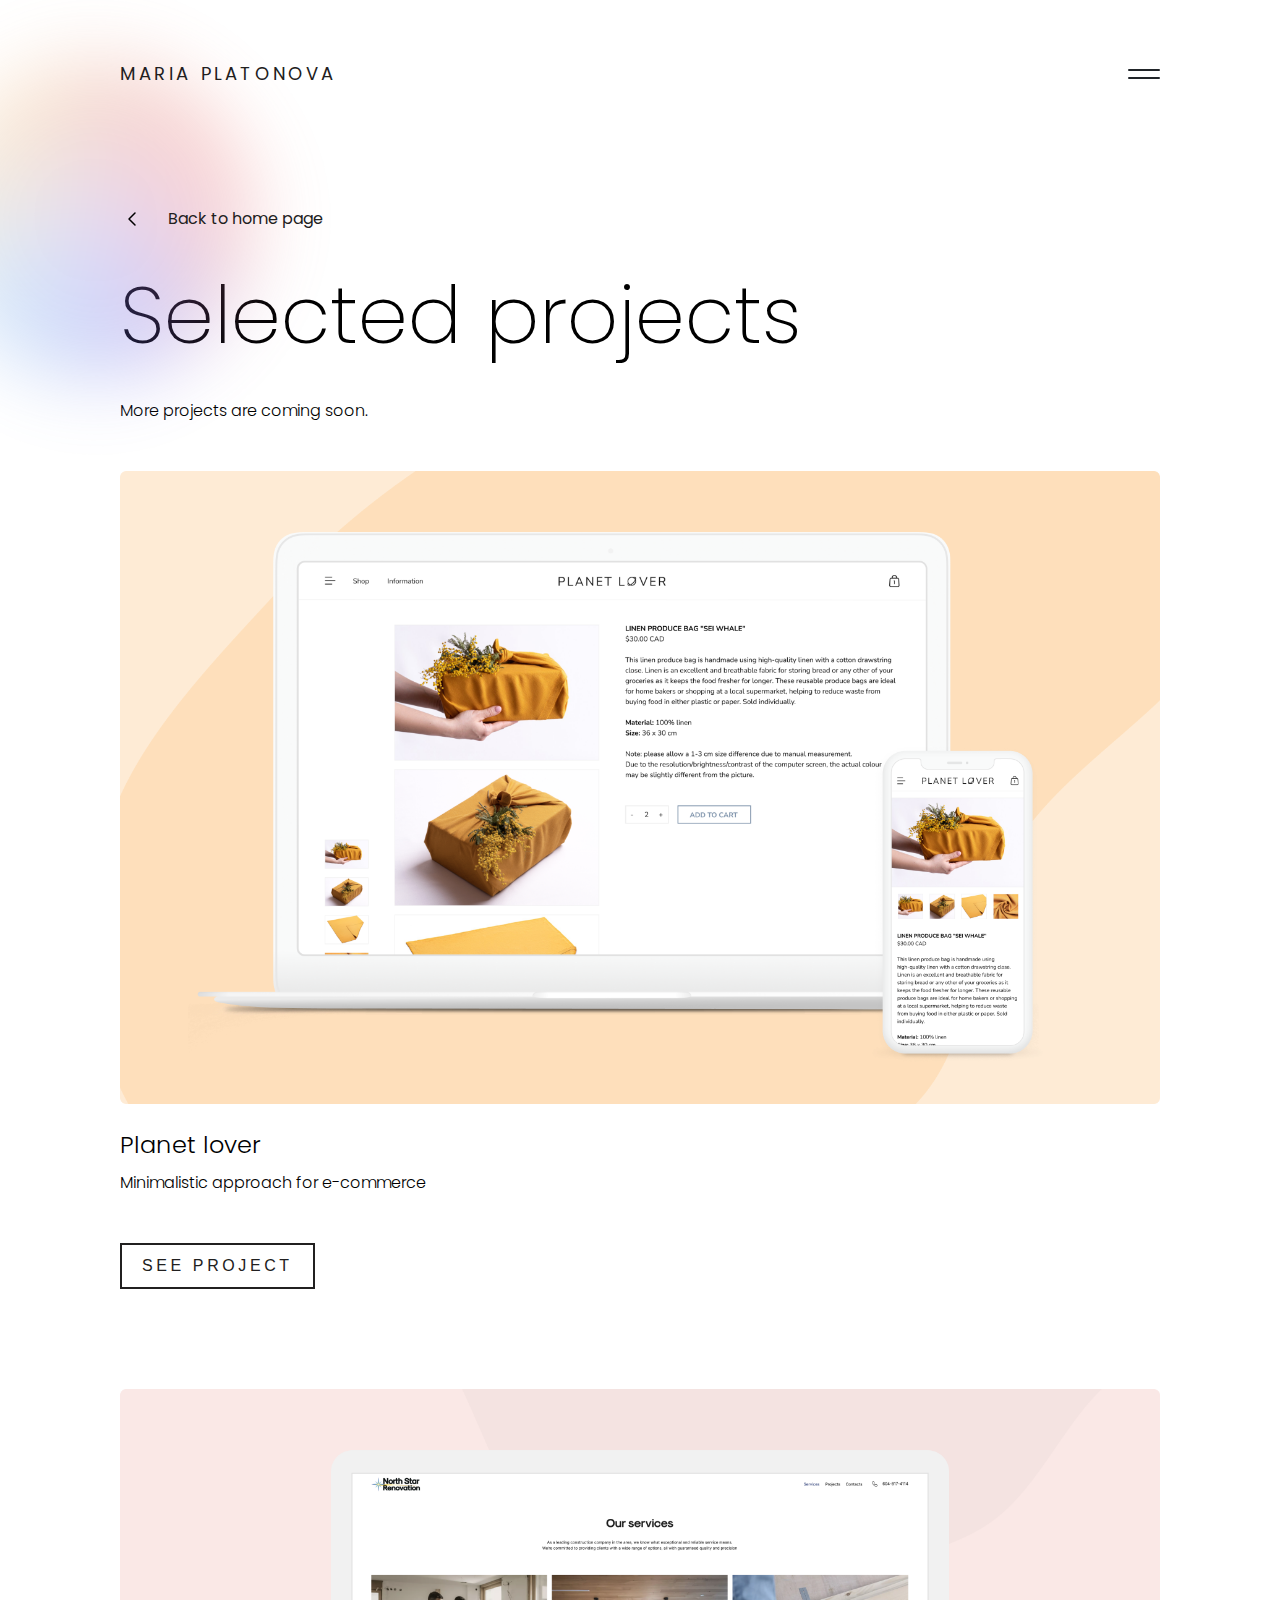
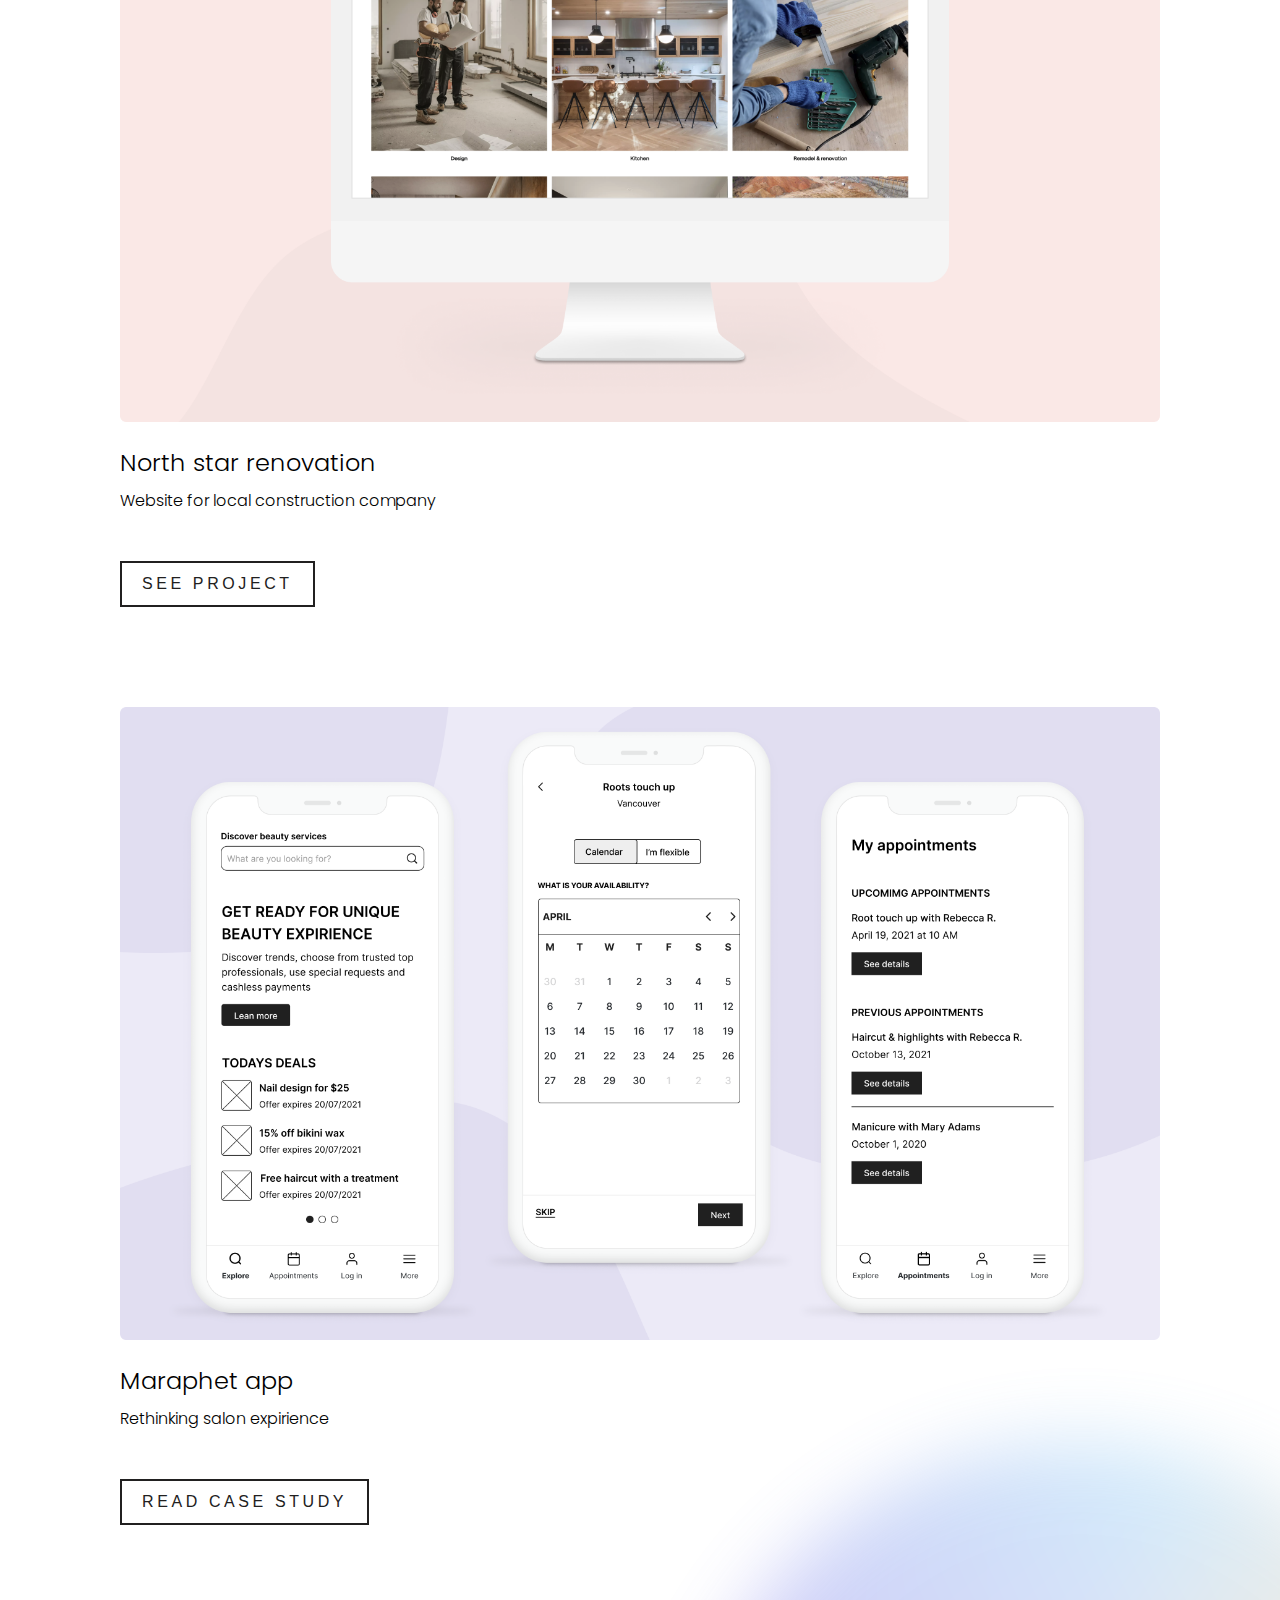
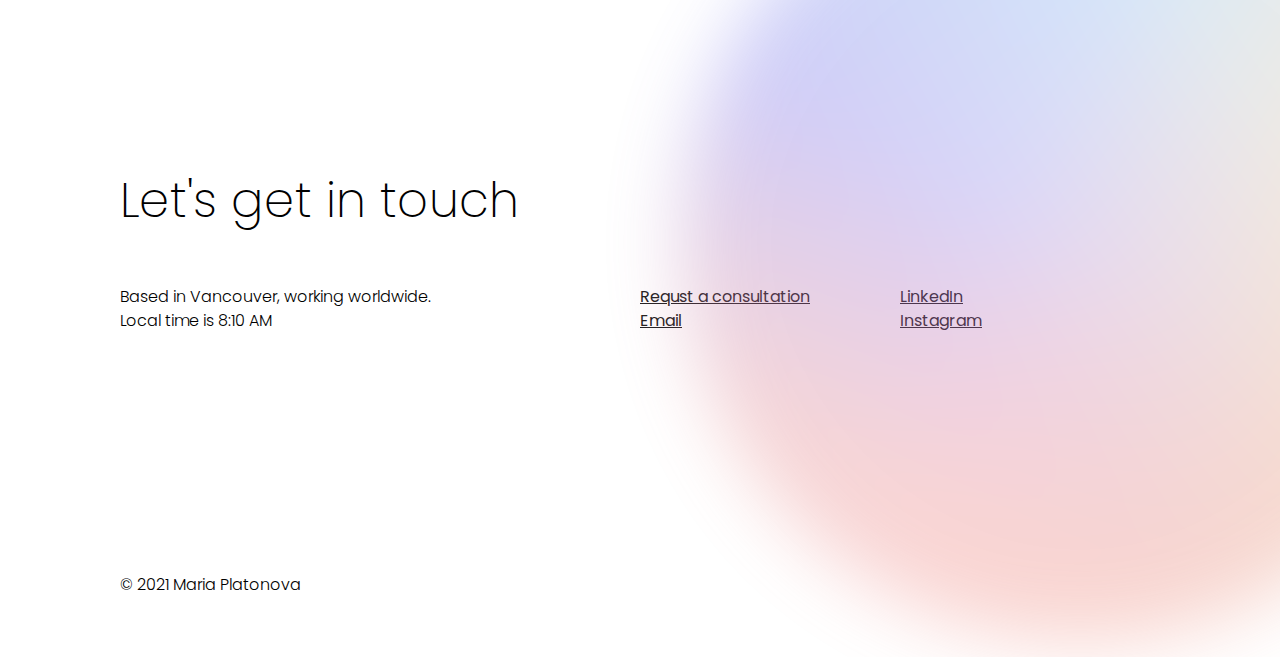
<file: work.html>
<!DOCTYPE HTML>
<html>
    <head>
        <meta charset="utf-8">
        <meta name="viewport" content="width=device-width, initial-scale=1.0">
        <title>Maria Platonova</title>
        <link rel="stylesheet" href="index.css"/>
        <link rel="preconnect" href="https://fonts.googleapis.com">
        <link rel="preconnect" href="https://fonts.gstatic.com" crossorigin>
        <link href="https://fonts.googleapis.com/css2?family=Poppins:wght@100;200;300;400;500;600&display=swap" rel="stylesheet">
    </head>
    <body>
        <div class="wrapper">
            <header class="header">
                <a href="index.html" class="logo" >MARIA PLATONOVA</a>
                <button class="menu">
                    <span class="menu-line"></span>
                    <span class="menu-line"></span>
                </button>
                <nav class="nav">
                    <ul class="nav-list">
                        <li class="nav-item"><a href="about.html">About</a></li>
                        <li class="nav-item"><a href="work.html">Work</a></li>
                        <li class="nav-item"><a href="mailto:agrhfff@gmail.com">Contact</a></li>
                    </ul>
                </nav>
            </header>
            
            <section class="work">
                <a class="get-back" href="index.html"><div class="get-back-icon"></div>Back to home page</a>
                <h1>Selected projects</h1>
                <div style="margin-bottom: 48px;">
                    <p class="text">
                        More projects are coming soon.                </p>
                </div>

                <div class="project-showcase">
                    <img data-aos="fade-up" data-aos-duration="1000" class="project-showcase-image" src="showcase/planetlover.png"/>
                    <div data-aos="fade-up" data-aos-duration="1000" class="project-showcase-desc">
                        <h3>Planet lover</h3>
                        <p class="text">Minimalistic approach for e-commerce </p>
                        <button class="button button-cta"><a href="https://planetlover.co/">See project</a></button>
                    </div>
                </div>

                <div class="project-showcase">
                    <img data-aos="fade-up" data-aos-duration="1000" class="project-showcase-image" src="showcase/northstarreno-showcase.png"/>
                    <div data-aos="fade-up" data-aos-duration="1000" class="project-showcase-desc">
                        <h3>North star renovation</h3>
                        <p class="text">Website for local construction company</p>
                        <button class="button button-cta"><a href="https://northstarreno.ca/">See project</a></button>
                    </div>
                </div>

                <div class="project-showcase">
                    <img data-aos="fade-up" data-aos-duration="1000" class="project-showcase-image" src="showcase/marafet.png"/>
                    <div data-aos="fade-up" data-aos-duration="1000" class="project-showcase-desc">
                        <h3>Maraphet app</h3>
                        <p class="text">Rethinking salon expirience</p>
                        <button class="button button-cta"><a href="maraphet.html">Read case study</a></button>
                    </div>
                </div>
            </section>

            <section class="contact">
                <h2>Let's get in touch</h2>

                <div class="contacts-sections">

                    <div class="contacts-column">
                        <p class="text">
                            Based in Vancouver, working worldwide.<br>
                            Local time is <span id="local-time"></span>
                        </p>
                    </div>

                    <div class="contacts-column">
                        <div class="social">
                            <a href="https://calendly.com/agrhfff" target="_blank">Requst a consultation</a><br>
                            <a href="mailto:agrhfff@gmail.com" target="_blank">Email</a><br>
                        </div>
                    </div>

                    <div class="footer-column">
                        <div class="social">
                            <a href="https://www.linkedin.com/in/agrhff" target="_blank">LinkedIn</a><br>
                            <a href="https://www.instagram.com/agrhff" target="_blank">Instagram</a>
                        </div>
                    </div>
                </div>
            </section>

            <footer class="footer">
                <div class="copyright">
                    © 2021 Maria Platonova
                </div>
            </footer>
            <div class="blob blob-03"></div>
            <div class="blob blob-05"></div>
        </div>
        <script src="index.js"></script>
        <!-- Global site tag (gtag.js) - Google Analytics -->
        <script async src="https://www.googletagmanager.com/gtag/js?id=G-BGM3H418XZ"></script>
        <script>
            window.dataLayer = window.dataLayer || [];
            function gtag(){dataLayer.push(arguments);}
            gtag('js', new Date());
            gtag('config', 'G-BGM3H418XZ');
        </script>
    </body>
</html>
</file>
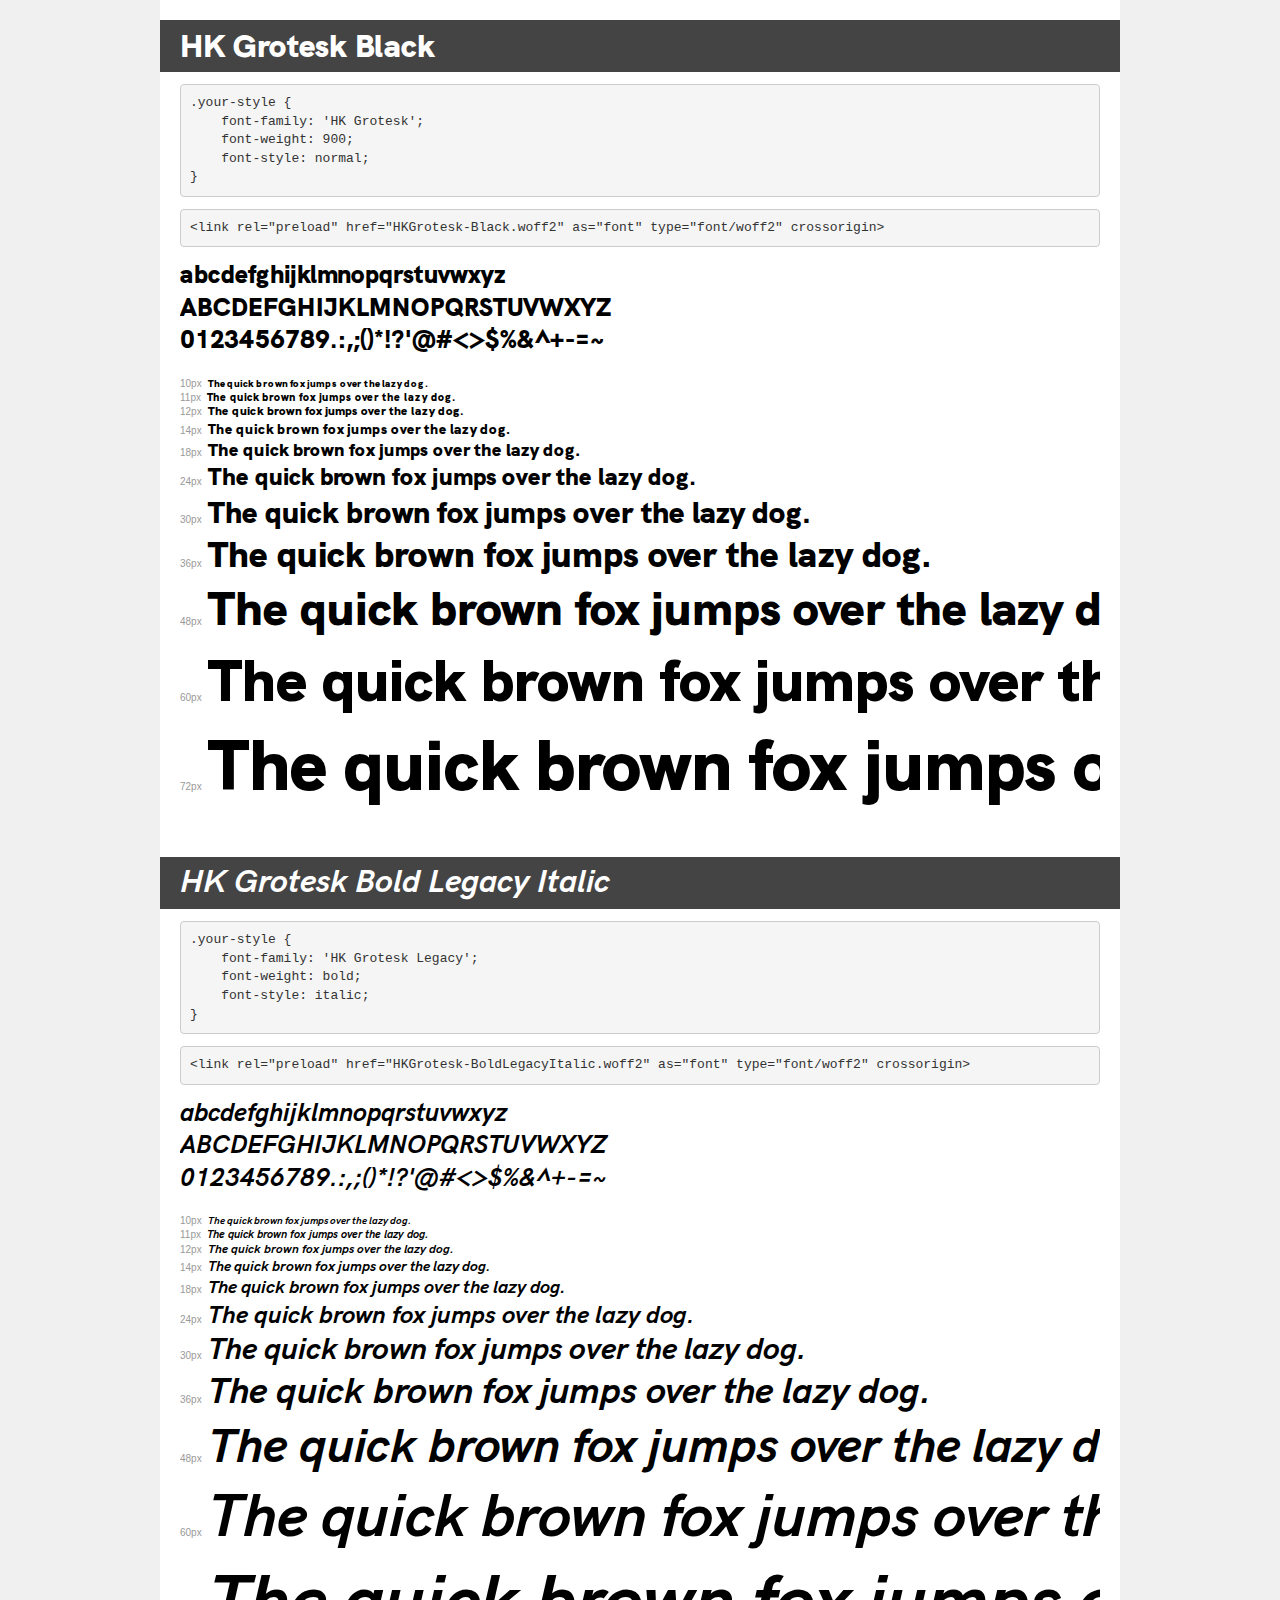
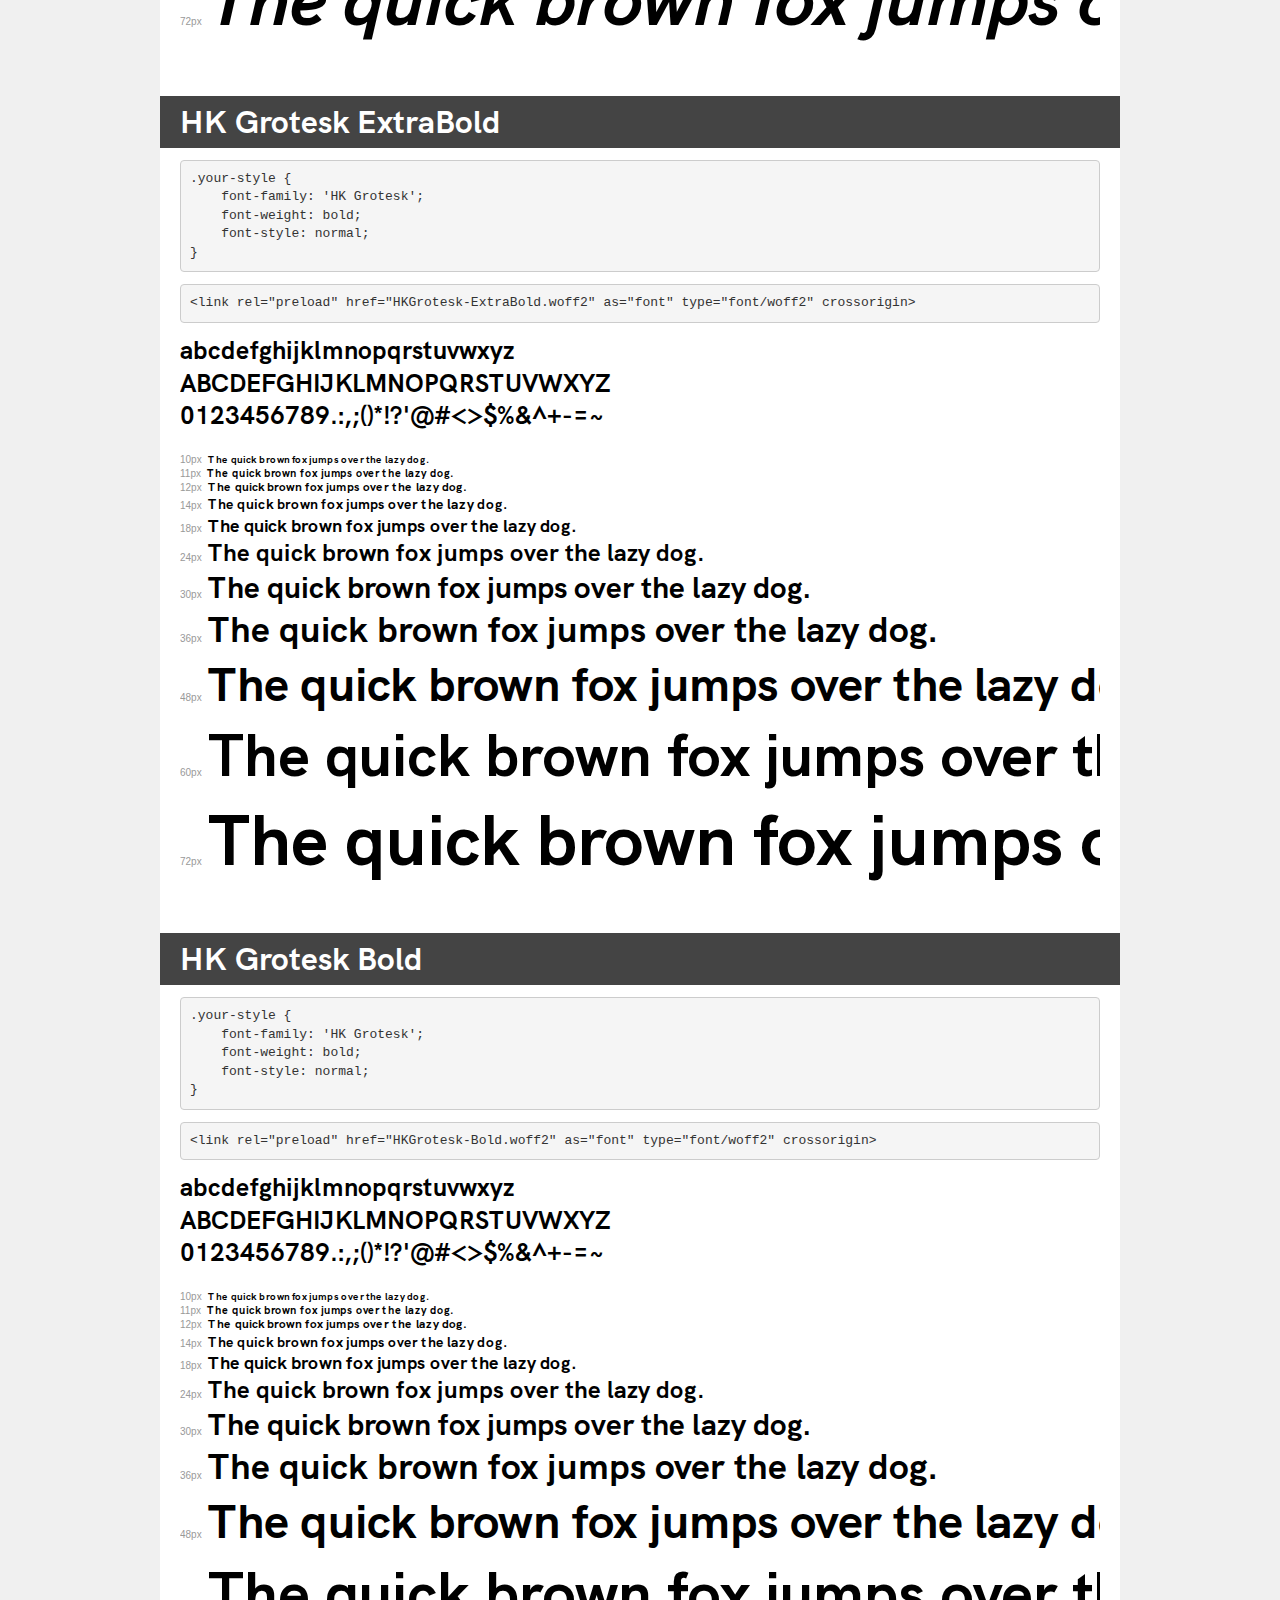
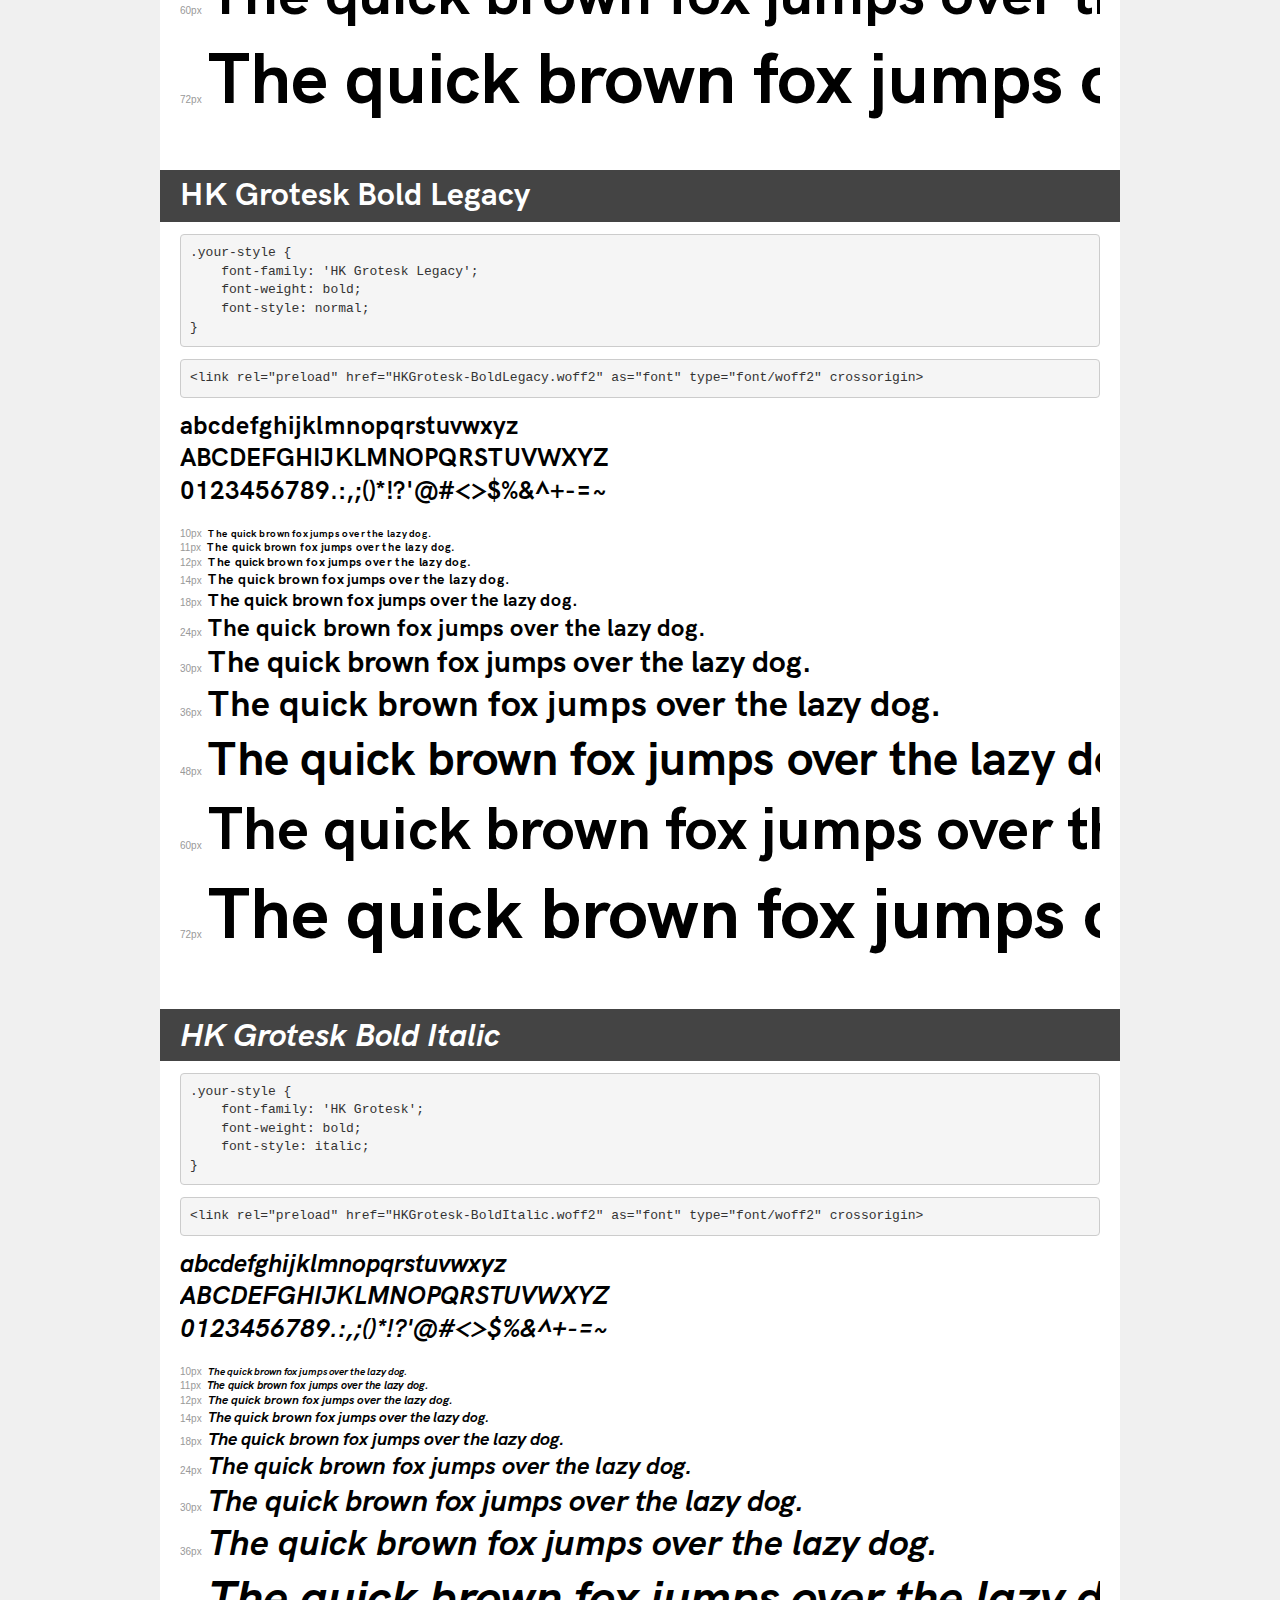
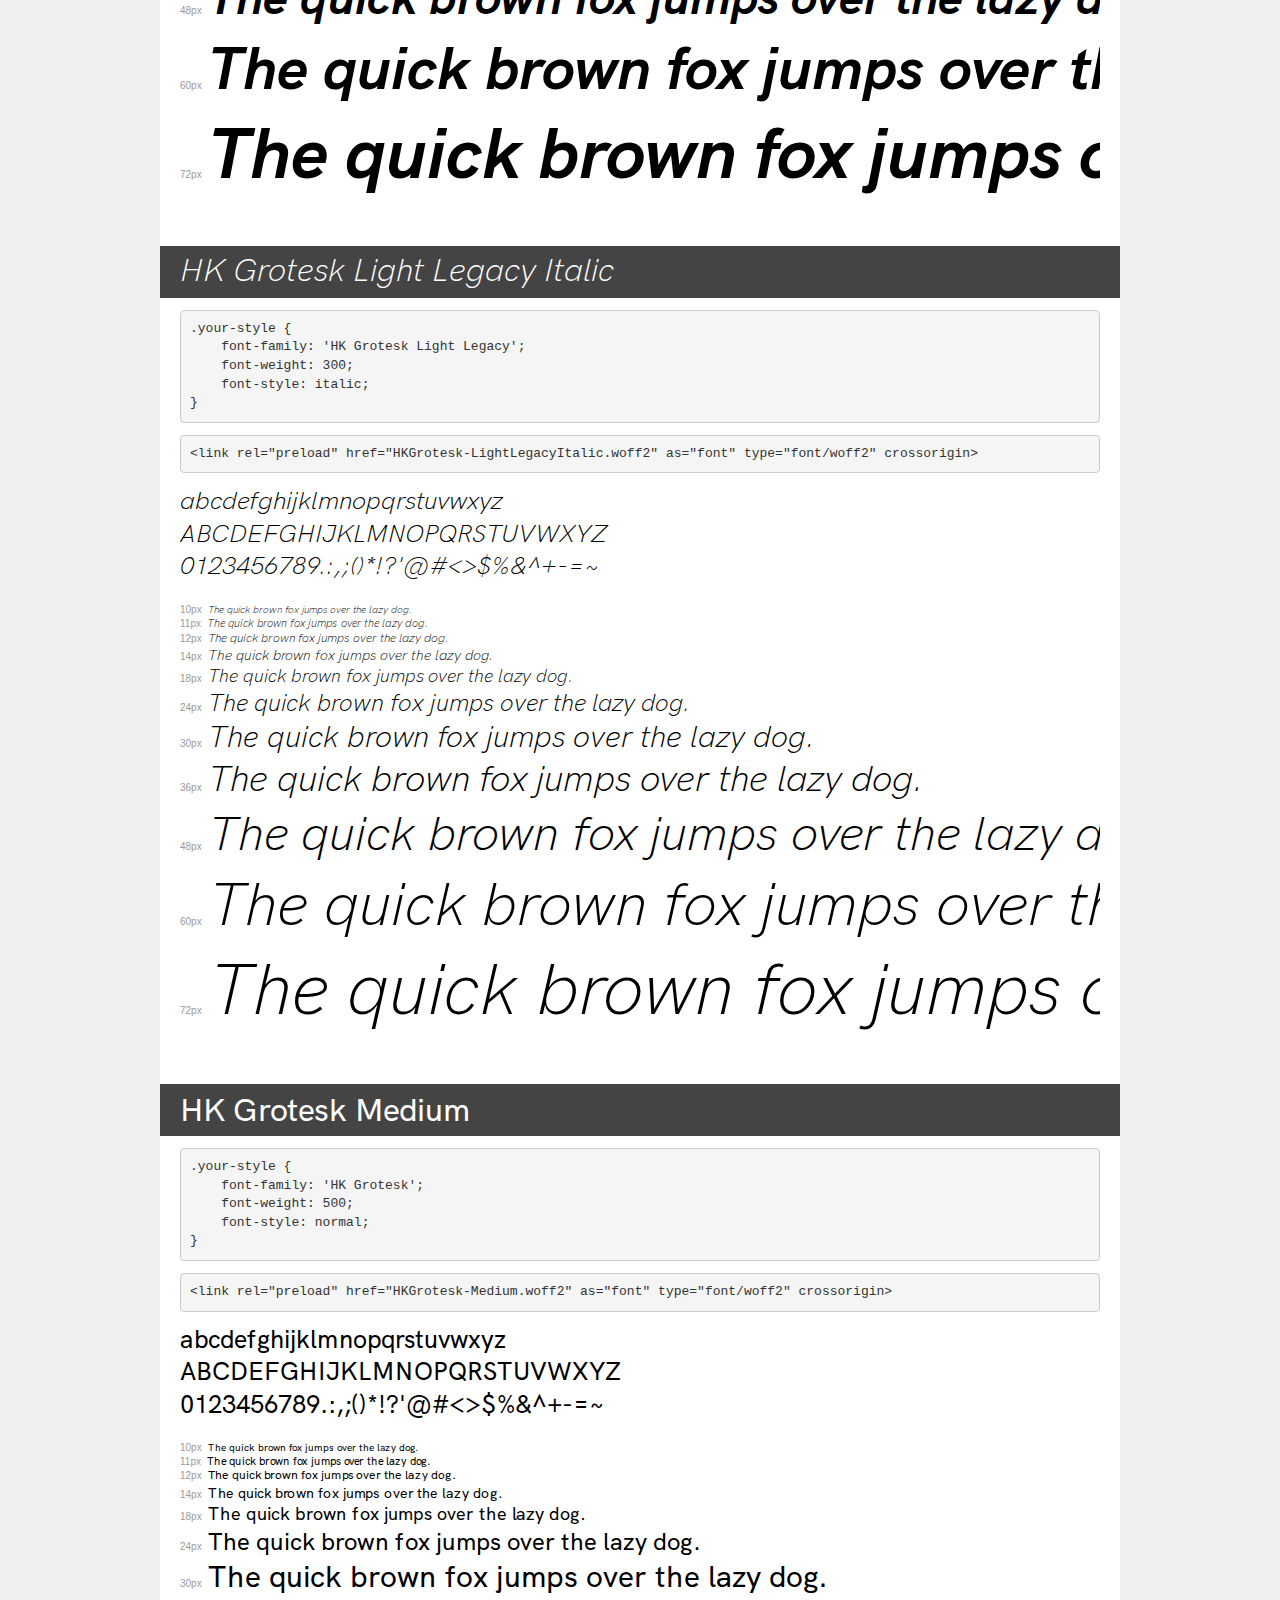
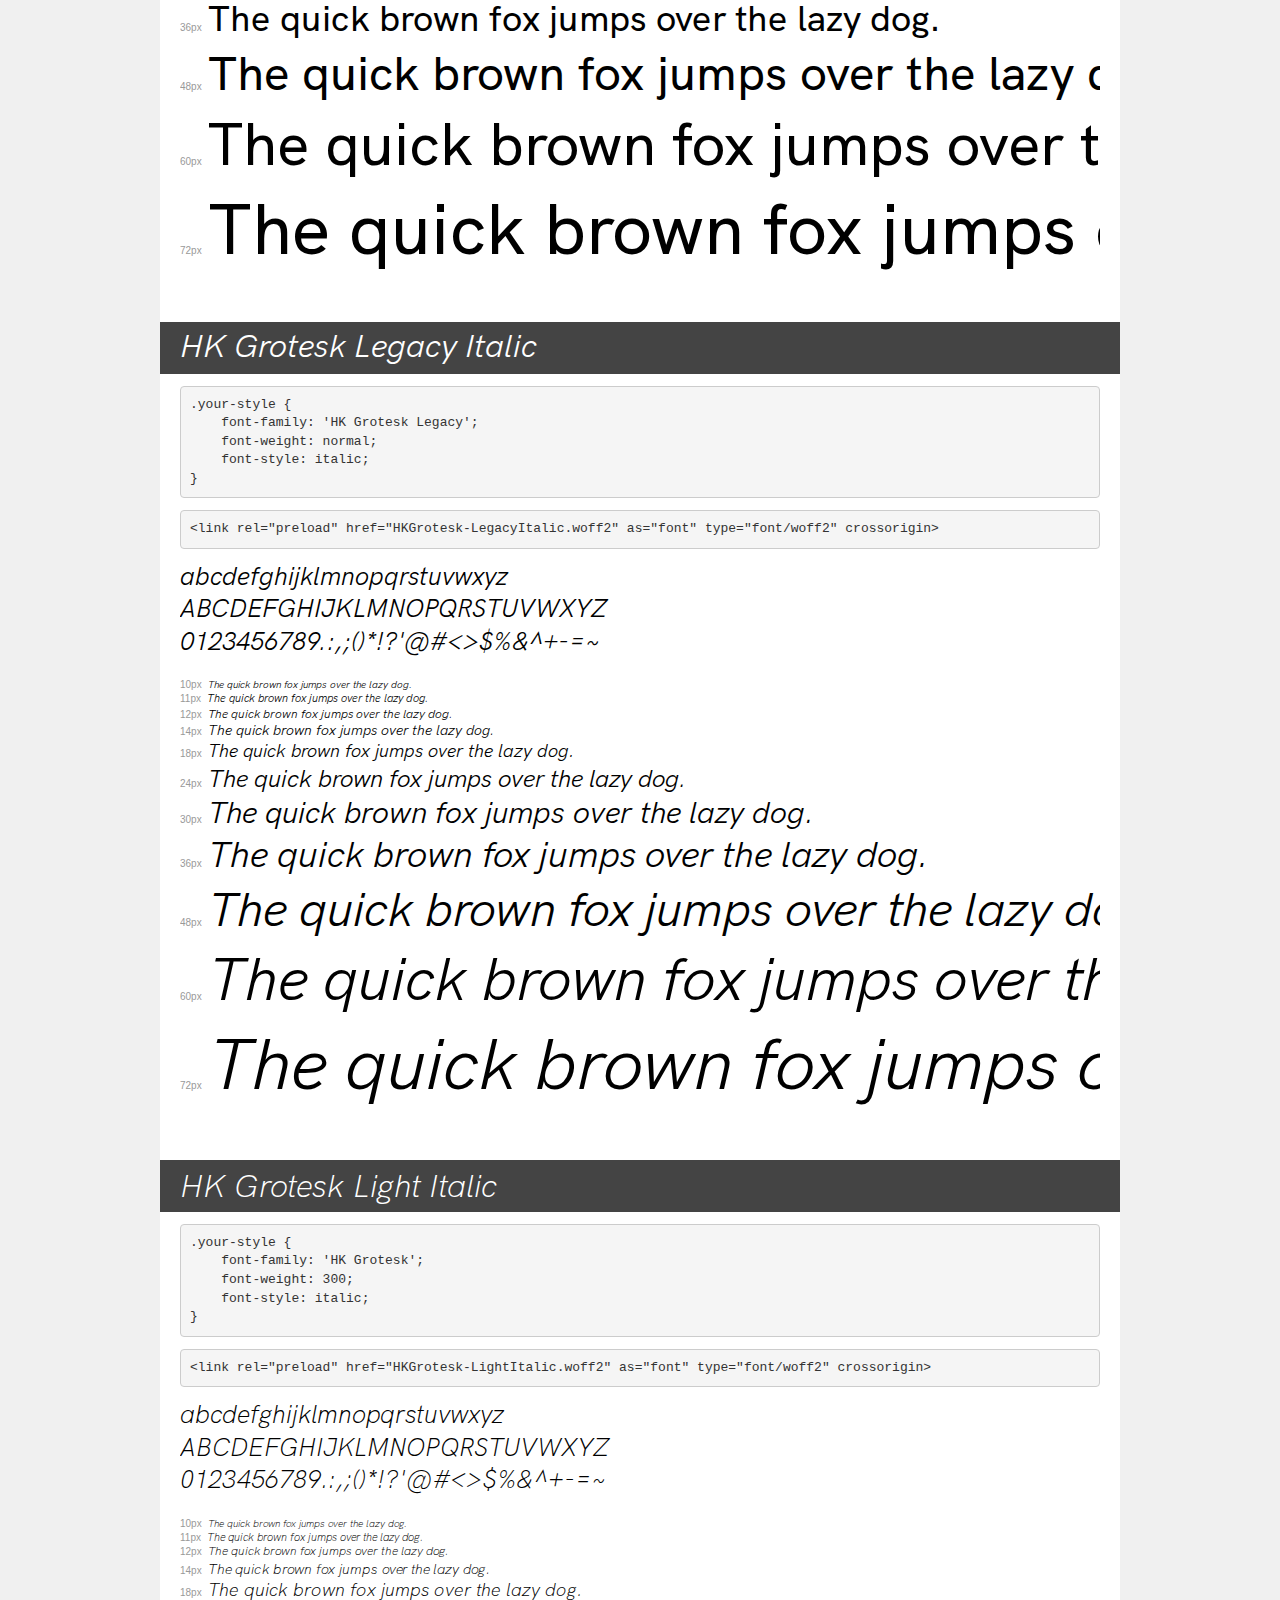
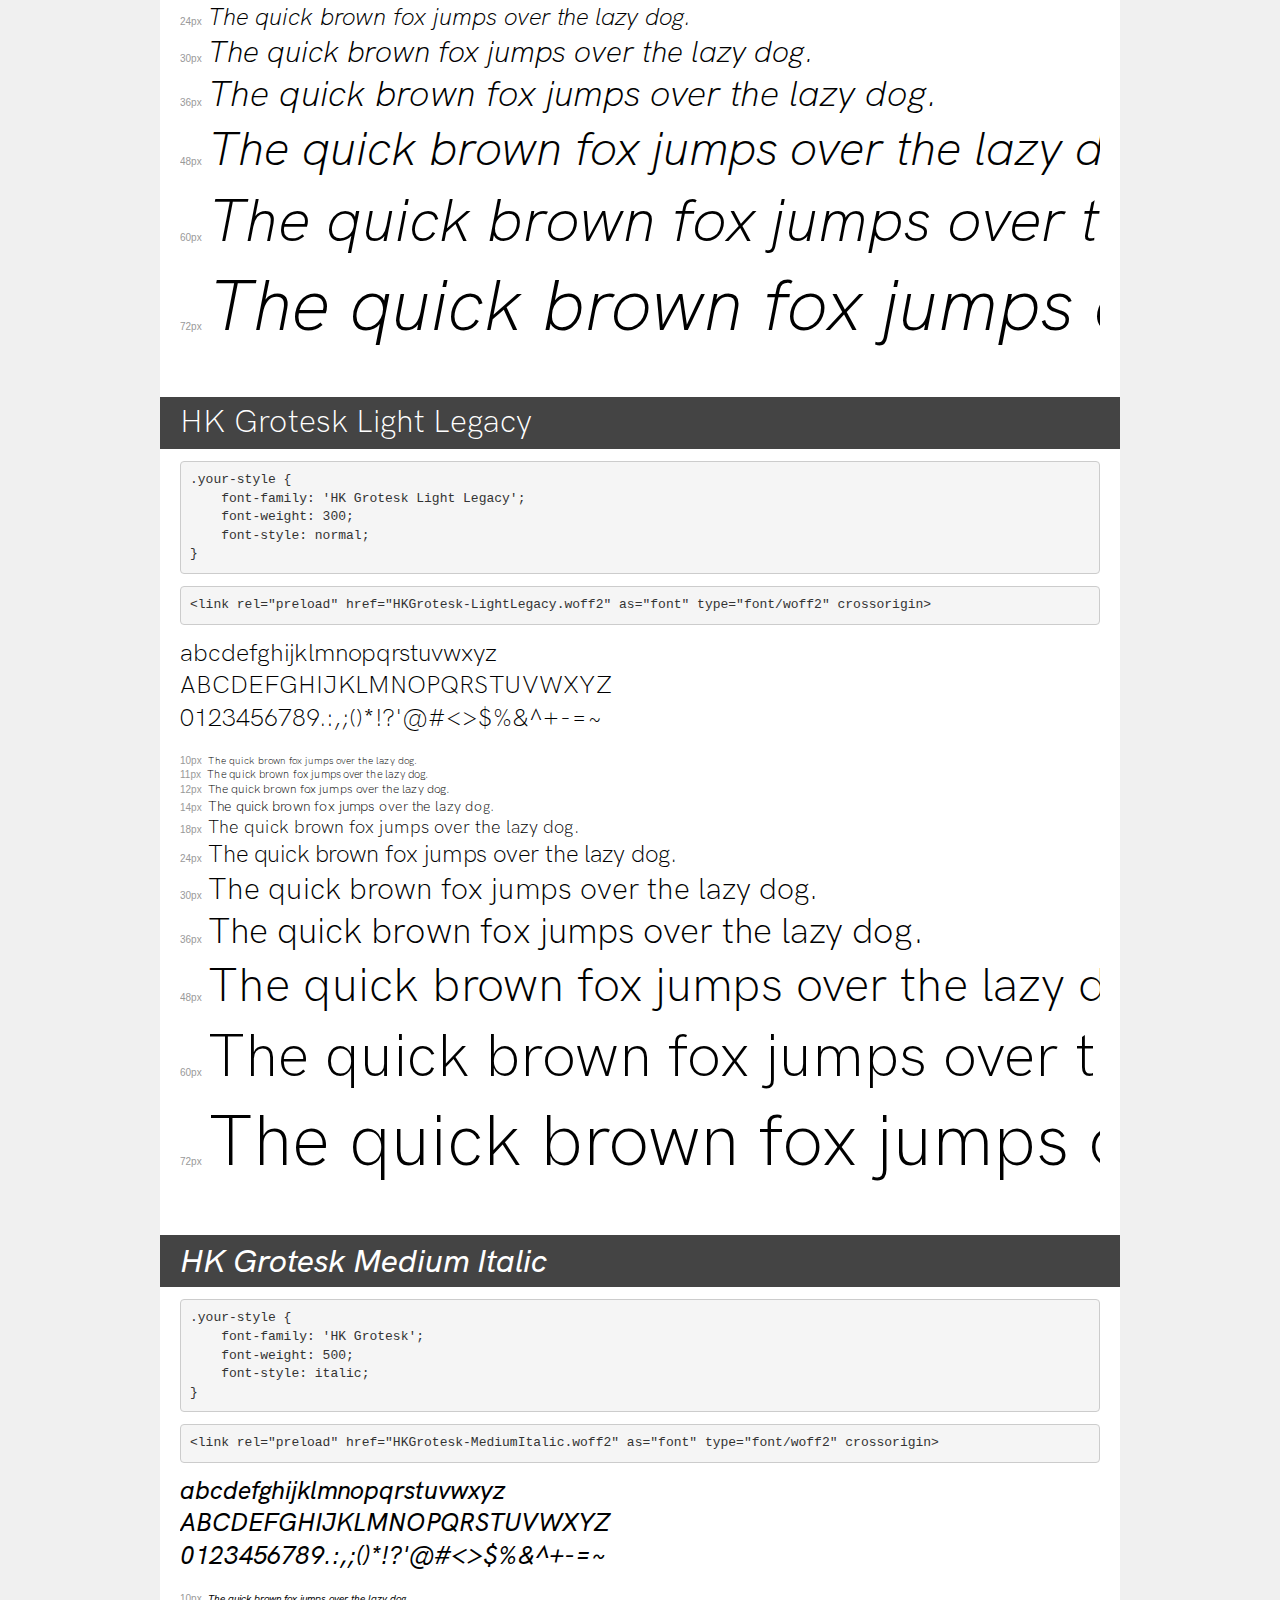
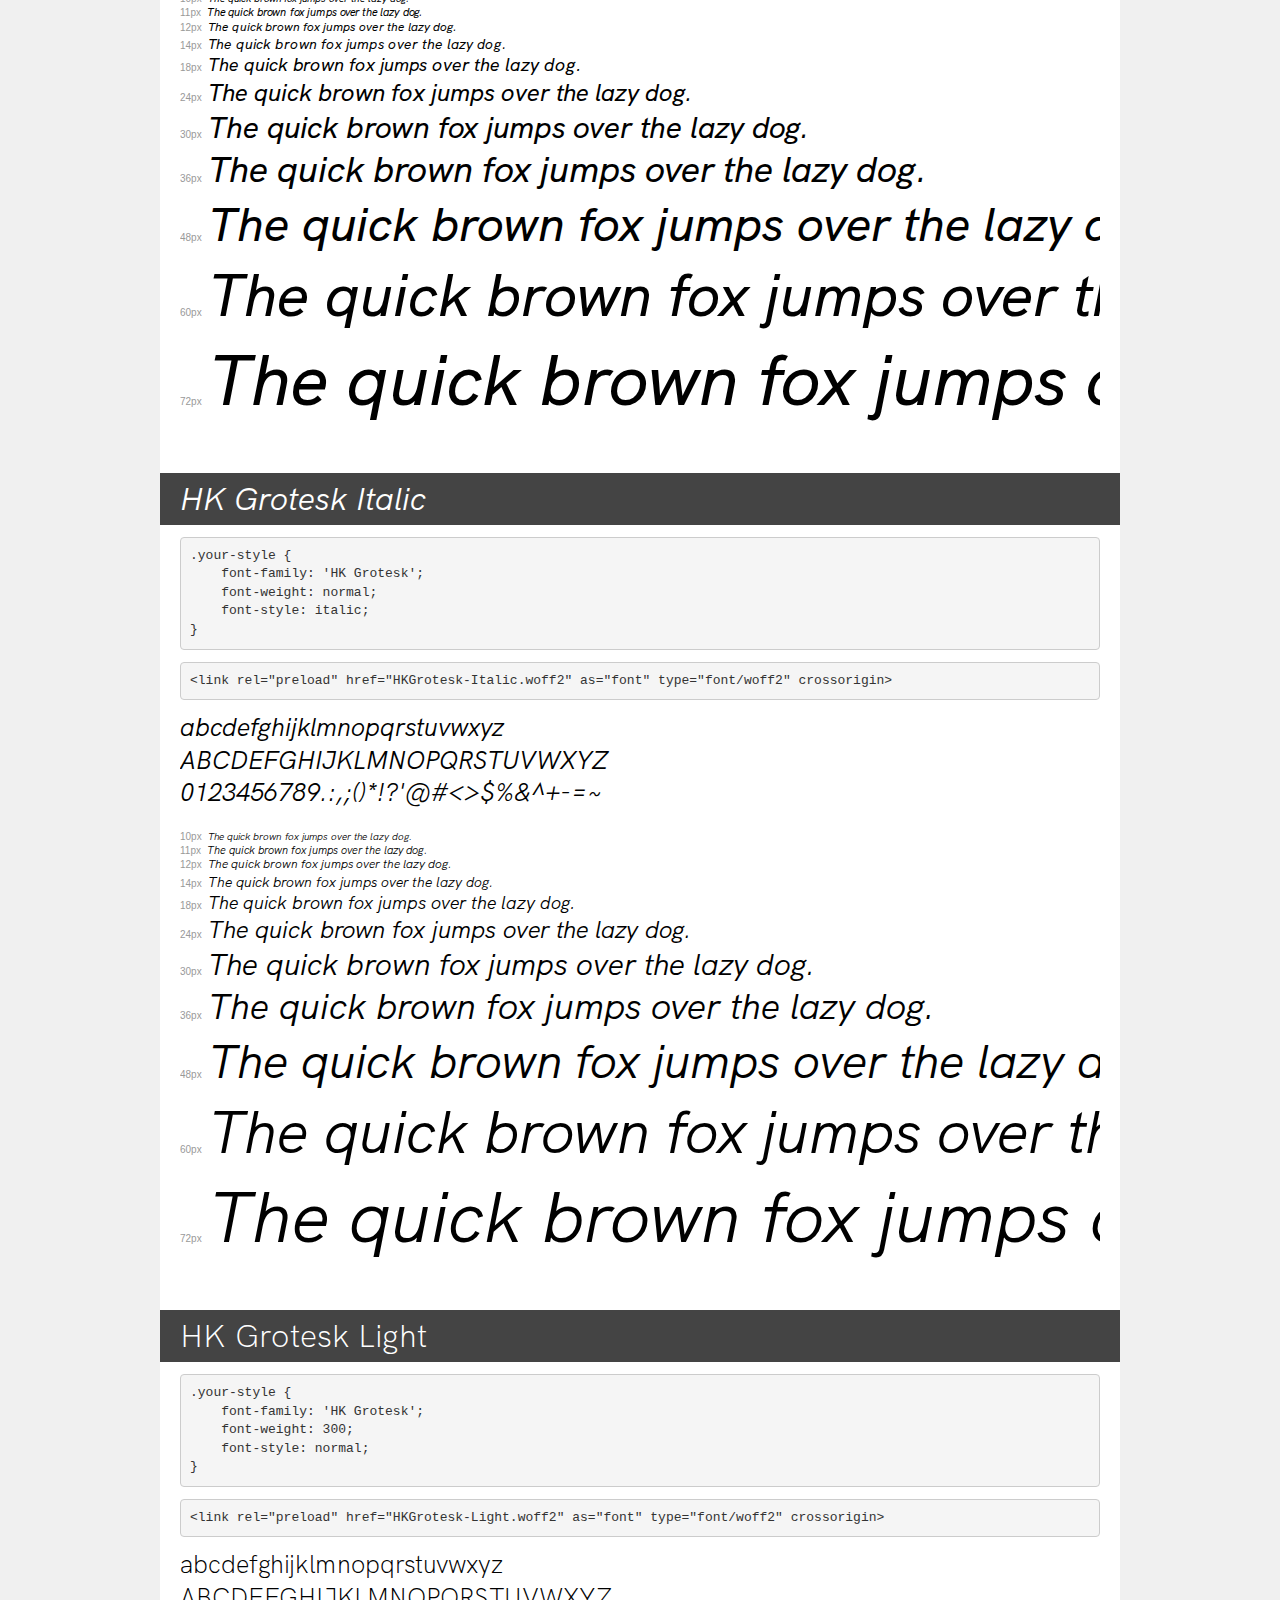
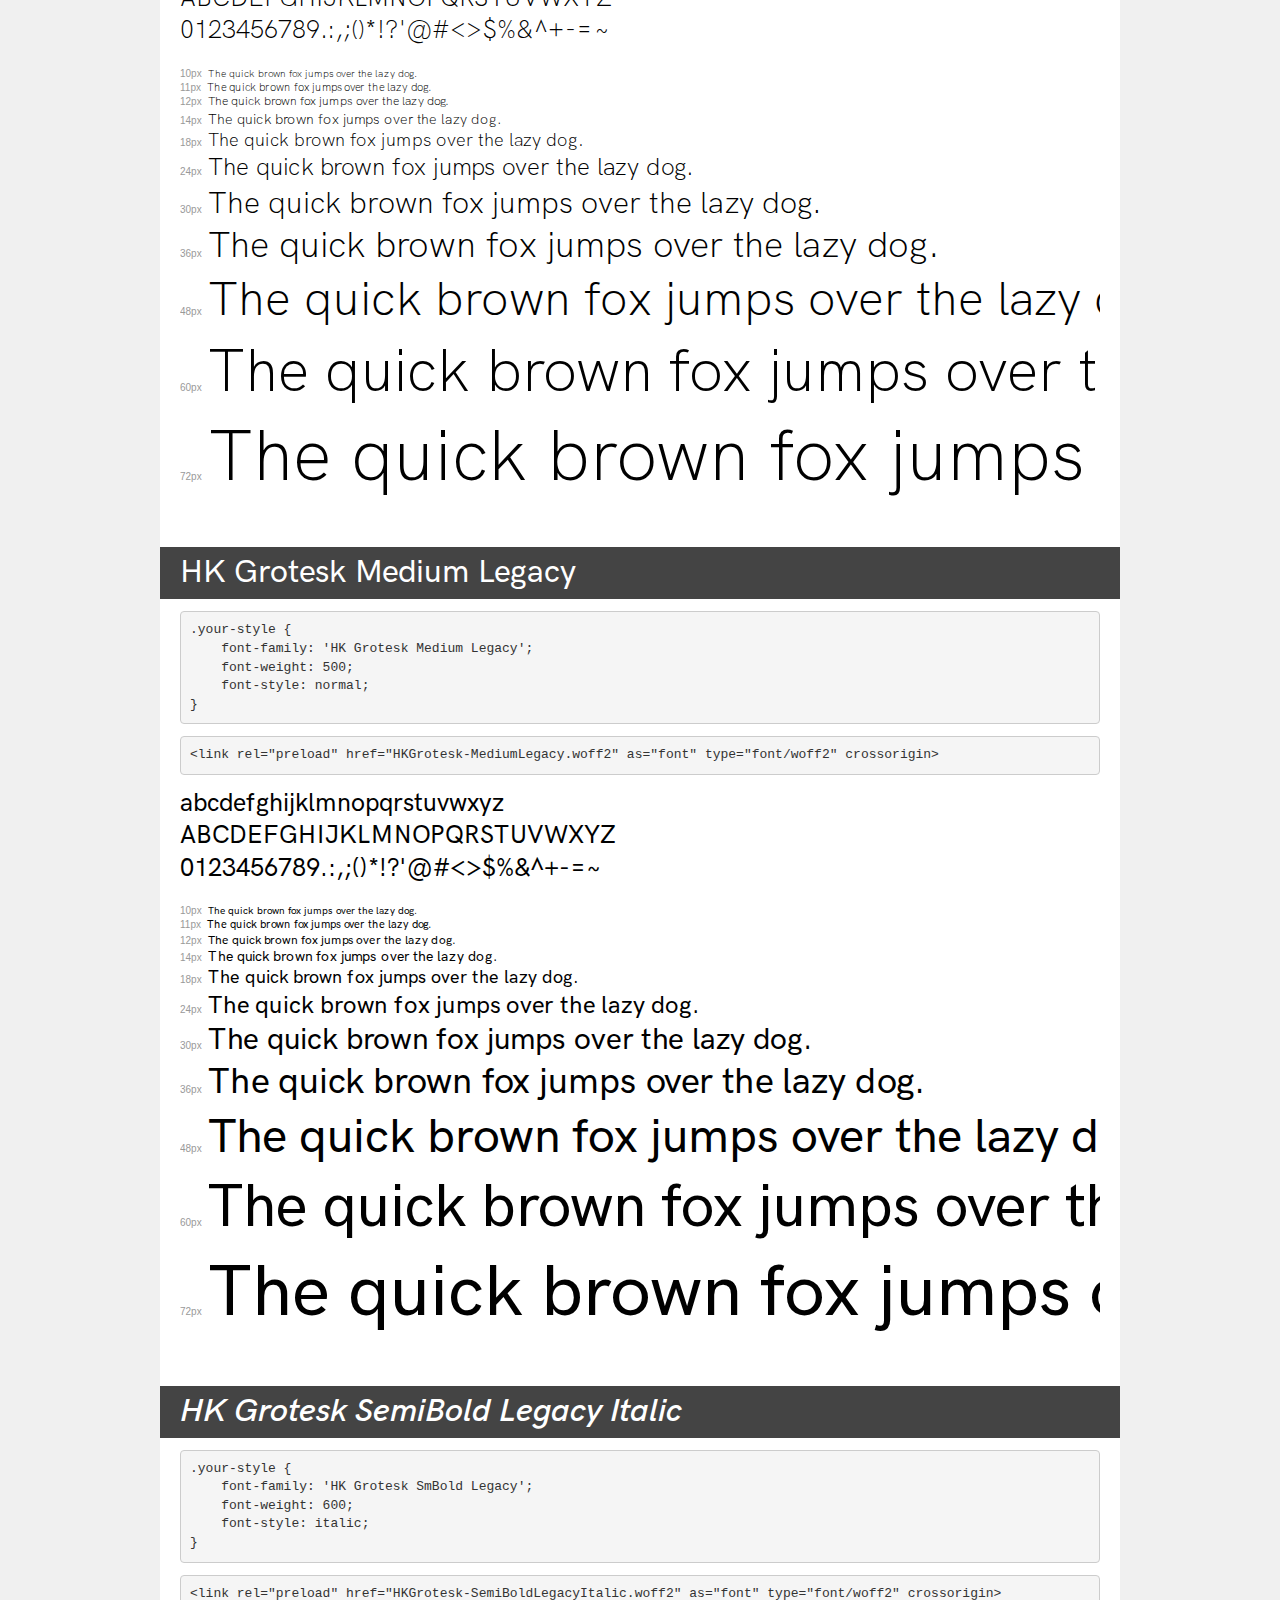
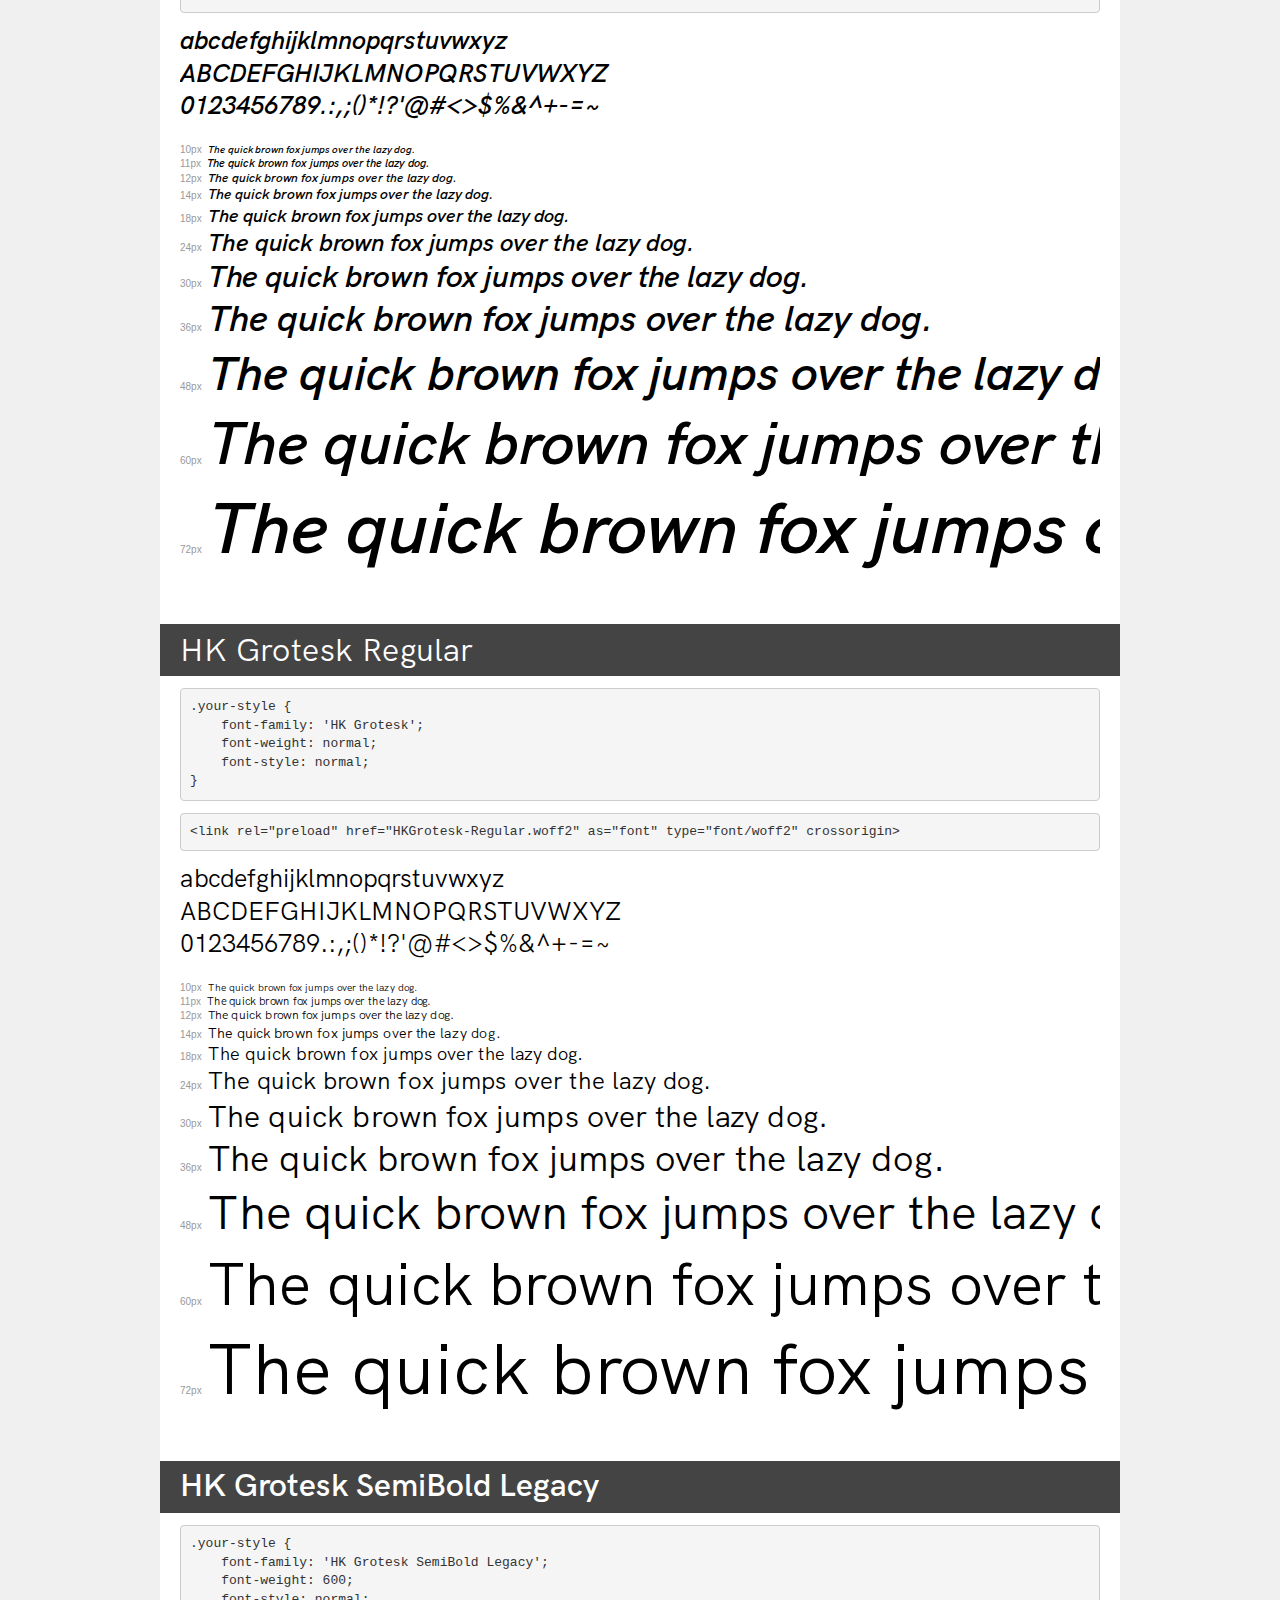
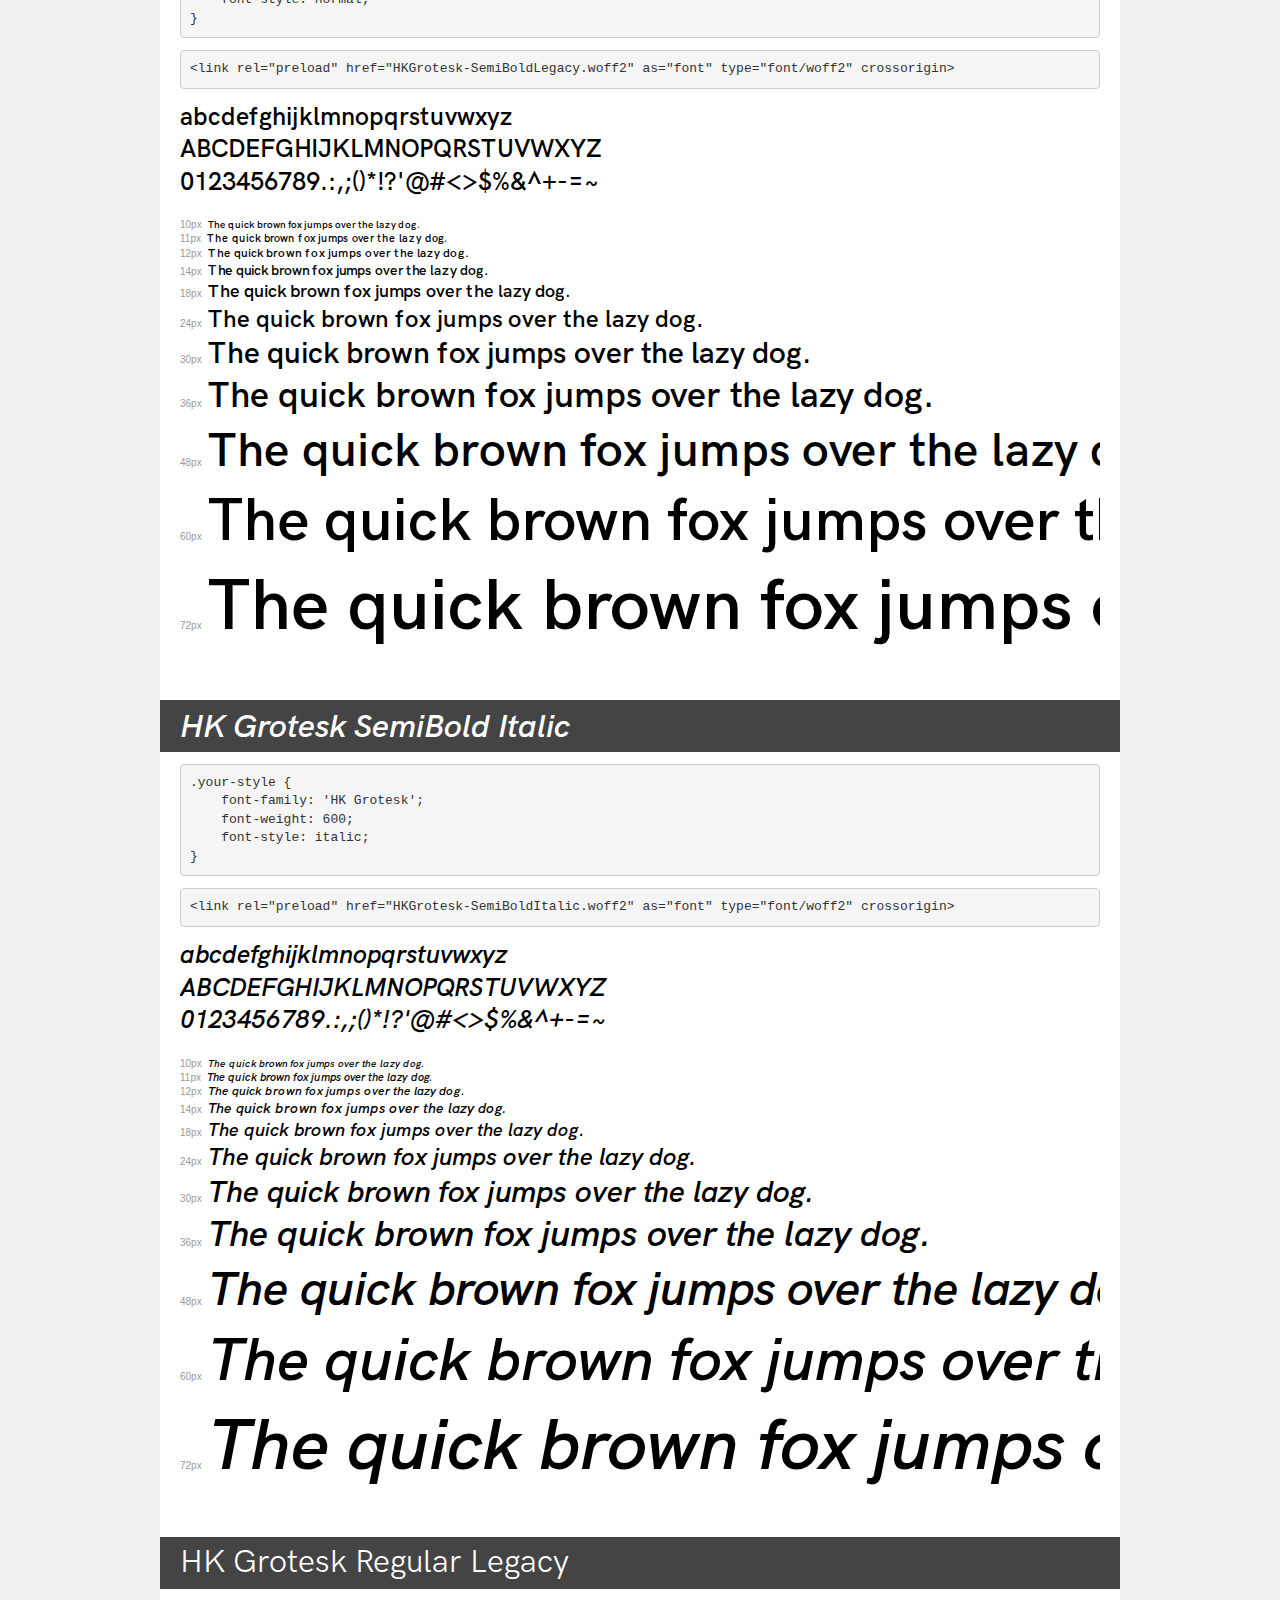
<file: font/hk-grotesk/demo.html>
<!DOCTYPE html>
<html lang="en">
<head>
    <meta charset="utf-8">
    <meta http-equiv="X-UA-Compatible" content="IE=edge">
    <meta name="viewport" content="width=device-width, initial-scale=1">
    <meta name="robots" content="noindex, noarchive">
    <meta name="format-detection" content="telephone=no">
    <title>Transfonter demo</title>
    <link href="stylesheet.css" rel="stylesheet">
    <style>
        /*
        http://meyerweb.com/eric/tools/css/reset/
        v2.0 | 20110126
        License: none (public domain)
        */
        html, body, div, span, applet, object, iframe,
        h1, h2, h3, h4, h5, h6, p, blockquote, pre,
        a, abbr, acronym, address, big, cite, code,
        del, dfn, em, img, ins, kbd, q, s, samp,
        small, strike, strong, sub, sup, tt, var,
        b, u, i, center,
        dl, dt, dd, ol, ul, li,
        fieldset, form, label, legend,
        table, caption, tbody, tfoot, thead, tr, th, td,
        article, aside, canvas, details, embed,
        figure, figcaption, footer, header, hgroup,
        menu, nav, output, ruby, section, summary,
        time, mark, audio, video {
            margin: 0;
            padding: 0;
            border: 0;
            font-size: 100%;
            font: inherit;
            vertical-align: baseline;
        }
        /* HTML5 display-role reset for older browsers */
        article, aside, details, figcaption, figure,
        footer, header, hgroup, menu, nav, section {
            display: block;
        }
        body {
            line-height: 1;
        }
        ol, ul {
            list-style: none;
        }
        blockquote, q {
            quotes: none;
        }
        blockquote:before, blockquote:after,
        q:before, q:after {
            content: '';
            content: none;
        }
        table {
            border-collapse: collapse;
            border-spacing: 0;
        }
        /* demo styles */
        body {
            background: #f0f0f0;
            color: #000;
        }
        .page {
            background: #fff;
            width: 920px;
            margin: 0 auto;
            padding: 20px 20px 0 20px;
            overflow: hidden;
        }
        .font-container {
            overflow-x: auto;
            overflow-y: hidden;
            margin-bottom: 40px;
            line-height: 1.3;
            white-space: nowrap;
            padding-bottom: 5px;
        }
        h1 {
            position: relative;
            background: #444;
            font-size: 32px;
            color: #fff;
            padding: 10px 20px;
            margin: 0 -20px 12px -20px;
        }
        .letters {
            font-size: 25px;
            margin-bottom: 20px;
        }
        .s10:before {
            content: '10px';
        }
        .s11:before {
            content: '11px';
        }
        .s12:before {
            content: '12px';
        }
        .s14:before {
            content: '14px';
        }
        .s18:before {
            content: '18px';
        }
        .s24:before {
            content: '24px';
        }
        .s30:before {
            content: '30px';
        }
        .s36:before {
            content: '36px';
        }
        .s48:before {
            content: '48px';
        }
        .s60:before {
            content: '60px';
        }
        .s72:before {
            content: '72px';
        }
        .s10:before, .s11:before, .s12:before, .s14:before,
        .s18:before, .s24:before, .s30:before, .s36:before,
        .s48:before, .s60:before, .s72:before {
            font-family: Arial, sans-serif;
            font-size: 10px;
            font-weight: normal;
            font-style: normal;
            color: #999;
            padding-right: 6px;
        }
        pre {
            display: block;
            padding: 9px;
            margin: 0 0 12px;
            font-family: Monaco, Menlo, Consolas, "Courier New", monospace;
            font-size: 13px;
            line-height: 1.428571429;
            color: #333;
            font-weight: normal;
            font-style: normal;
            background-color: #f5f5f5;
            border: 1px solid #ccc;
            overflow-x: auto;
            border-radius: 4px;
        }
        /* responsive */
        @media (max-width: 959px) {
            .page {
                width: auto;
                margin: 0;
            }
        }
    </style>
</head>
<body>
<div class="page">
    <div class="demo">
        <h1 style="font-family: 'HK Grotesk'; font-weight: 900; font-style: normal;">HK Grotesk Black</h1>
        <pre title="Usage">.your-style {
    font-family: 'HK Grotesk';
    font-weight: 900;
    font-style: normal;
}</pre>
        <pre title="Preload (optional)">
&lt;link rel=&quot;preload&quot; href=&quot;HKGrotesk-Black.woff2&quot; as=&quot;font&quot; type=&quot;font/woff2&quot; crossorigin&gt;</pre>
        <div class="font-container" style="font-family: 'HK Grotesk'; font-weight: 900; font-style: normal;">
            <p class="letters">
                abcdefghijklmnopqrstuvwxyz<br>
ABCDEFGHIJKLMNOPQRSTUVWXYZ<br>
                0123456789.:,;()*!?'@#&lt;&gt;$%&^+-=~
            </p>
            <p class="s10" style="font-size: 10px;">The quick brown fox jumps over the lazy dog.</p>
            <p class="s11" style="font-size: 11px;">The quick brown fox jumps over the lazy dog.</p>
            <p class="s12" style="font-size: 12px;">The quick brown fox jumps over the lazy dog.</p>
            <p class="s14" style="font-size: 14px;">The quick brown fox jumps over the lazy dog.</p>
            <p class="s18" style="font-size: 18px;">The quick brown fox jumps over the lazy dog.</p>
            <p class="s24" style="font-size: 24px;">The quick brown fox jumps over the lazy dog.</p>
            <p class="s30" style="font-size: 30px;">The quick brown fox jumps over the lazy dog.</p>
            <p class="s36" style="font-size: 36px;">The quick brown fox jumps over the lazy dog.</p>
            <p class="s48" style="font-size: 48px;">The quick brown fox jumps over the lazy dog.</p>
            <p class="s60" style="font-size: 60px;">The quick brown fox jumps over the lazy dog.</p>
            <p class="s72" style="font-size: 72px;">The quick brown fox jumps over the lazy dog.</p>
        </div>
    </div>

    <div class="demo">
        <h1 style="font-family: 'HK Grotesk Legacy'; font-weight: bold; font-style: italic;">HK Grotesk Bold Legacy Italic</h1>
        <pre title="Usage">.your-style {
    font-family: 'HK Grotesk Legacy';
    font-weight: bold;
    font-style: italic;
}</pre>
        <pre title="Preload (optional)">
&lt;link rel=&quot;preload&quot; href=&quot;HKGrotesk-BoldLegacyItalic.woff2&quot; as=&quot;font&quot; type=&quot;font/woff2&quot; crossorigin&gt;</pre>
        <div class="font-container" style="font-family: 'HK Grotesk Legacy'; font-weight: bold; font-style: italic;">
            <p class="letters">
                abcdefghijklmnopqrstuvwxyz<br>
ABCDEFGHIJKLMNOPQRSTUVWXYZ<br>
                0123456789.:,;()*!?'@#&lt;&gt;$%&^+-=~
            </p>
            <p class="s10" style="font-size: 10px;">The quick brown fox jumps over the lazy dog.</p>
            <p class="s11" style="font-size: 11px;">The quick brown fox jumps over the lazy dog.</p>
            <p class="s12" style="font-size: 12px;">The quick brown fox jumps over the lazy dog.</p>
            <p class="s14" style="font-size: 14px;">The quick brown fox jumps over the lazy dog.</p>
            <p class="s18" style="font-size: 18px;">The quick brown fox jumps over the lazy dog.</p>
            <p class="s24" style="font-size: 24px;">The quick brown fox jumps over the lazy dog.</p>
            <p class="s30" style="font-size: 30px;">The quick brown fox jumps over the lazy dog.</p>
            <p class="s36" style="font-size: 36px;">The quick brown fox jumps over the lazy dog.</p>
            <p class="s48" style="font-size: 48px;">The quick brown fox jumps over the lazy dog.</p>
            <p class="s60" style="font-size: 60px;">The quick brown fox jumps over the lazy dog.</p>
            <p class="s72" style="font-size: 72px;">The quick brown fox jumps over the lazy dog.</p>
        </div>
    </div>

    <div class="demo">
        <h1 style="font-family: 'HK Grotesk'; font-weight: bold; font-style: normal;">HK Grotesk ExtraBold</h1>
        <pre title="Usage">.your-style {
    font-family: 'HK Grotesk';
    font-weight: bold;
    font-style: normal;
}</pre>
        <pre title="Preload (optional)">
&lt;link rel=&quot;preload&quot; href=&quot;HKGrotesk-ExtraBold.woff2&quot; as=&quot;font&quot; type=&quot;font/woff2&quot; crossorigin&gt;</pre>
        <div class="font-container" style="font-family: 'HK Grotesk'; font-weight: bold; font-style: normal;">
            <p class="letters">
                abcdefghijklmnopqrstuvwxyz<br>
ABCDEFGHIJKLMNOPQRSTUVWXYZ<br>
                0123456789.:,;()*!?'@#&lt;&gt;$%&^+-=~
            </p>
            <p class="s10" style="font-size: 10px;">The quick brown fox jumps over the lazy dog.</p>
            <p class="s11" style="font-size: 11px;">The quick brown fox jumps over the lazy dog.</p>
            <p class="s12" style="font-size: 12px;">The quick brown fox jumps over the lazy dog.</p>
            <p class="s14" style="font-size: 14px;">The quick brown fox jumps over the lazy dog.</p>
            <p class="s18" style="font-size: 18px;">The quick brown fox jumps over the lazy dog.</p>
            <p class="s24" style="font-size: 24px;">The quick brown fox jumps over the lazy dog.</p>
            <p class="s30" style="font-size: 30px;">The quick brown fox jumps over the lazy dog.</p>
            <p class="s36" style="font-size: 36px;">The quick brown fox jumps over the lazy dog.</p>
            <p class="s48" style="font-size: 48px;">The quick brown fox jumps over the lazy dog.</p>
            <p class="s60" style="font-size: 60px;">The quick brown fox jumps over the lazy dog.</p>
            <p class="s72" style="font-size: 72px;">The quick brown fox jumps over the lazy dog.</p>
        </div>
    </div>

    <div class="demo">
        <h1 style="font-family: 'HK Grotesk'; font-weight: bold; font-style: normal;">HK Grotesk Bold</h1>
        <pre title="Usage">.your-style {
    font-family: 'HK Grotesk';
    font-weight: bold;
    font-style: normal;
}</pre>
        <pre title="Preload (optional)">
&lt;link rel=&quot;preload&quot; href=&quot;HKGrotesk-Bold.woff2&quot; as=&quot;font&quot; type=&quot;font/woff2&quot; crossorigin&gt;</pre>
        <div class="font-container" style="font-family: 'HK Grotesk'; font-weight: bold; font-style: normal;">
            <p class="letters">
                abcdefghijklmnopqrstuvwxyz<br>
ABCDEFGHIJKLMNOPQRSTUVWXYZ<br>
                0123456789.:,;()*!?'@#&lt;&gt;$%&^+-=~
            </p>
            <p class="s10" style="font-size: 10px;">The quick brown fox jumps over the lazy dog.</p>
            <p class="s11" style="font-size: 11px;">The quick brown fox jumps over the lazy dog.</p>
            <p class="s12" style="font-size: 12px;">The quick brown fox jumps over the lazy dog.</p>
            <p class="s14" style="font-size: 14px;">The quick brown fox jumps over the lazy dog.</p>
            <p class="s18" style="font-size: 18px;">The quick brown fox jumps over the lazy dog.</p>
            <p class="s24" style="font-size: 24px;">The quick brown fox jumps over the lazy dog.</p>
            <p class="s30" style="font-size: 30px;">The quick brown fox jumps over the lazy dog.</p>
            <p class="s36" style="font-size: 36px;">The quick brown fox jumps over the lazy dog.</p>
            <p class="s48" style="font-size: 48px;">The quick brown fox jumps over the lazy dog.</p>
            <p class="s60" style="font-size: 60px;">The quick brown fox jumps over the lazy dog.</p>
            <p class="s72" style="font-size: 72px;">The quick brown fox jumps over the lazy dog.</p>
        </div>
    </div>

    <div class="demo">
        <h1 style="font-family: 'HK Grotesk Legacy'; font-weight: bold; font-style: normal;">HK Grotesk Bold Legacy</h1>
        <pre title="Usage">.your-style {
    font-family: 'HK Grotesk Legacy';
    font-weight: bold;
    font-style: normal;
}</pre>
        <pre title="Preload (optional)">
&lt;link rel=&quot;preload&quot; href=&quot;HKGrotesk-BoldLegacy.woff2&quot; as=&quot;font&quot; type=&quot;font/woff2&quot; crossorigin&gt;</pre>
        <div class="font-container" style="font-family: 'HK Grotesk Legacy'; font-weight: bold; font-style: normal;">
            <p class="letters">
                abcdefghijklmnopqrstuvwxyz<br>
ABCDEFGHIJKLMNOPQRSTUVWXYZ<br>
                0123456789.:,;()*!?'@#&lt;&gt;$%&^+-=~
            </p>
            <p class="s10" style="font-size: 10px;">The quick brown fox jumps over the lazy dog.</p>
            <p class="s11" style="font-size: 11px;">The quick brown fox jumps over the lazy dog.</p>
            <p class="s12" style="font-size: 12px;">The quick brown fox jumps over the lazy dog.</p>
            <p class="s14" style="font-size: 14px;">The quick brown fox jumps over the lazy dog.</p>
            <p class="s18" style="font-size: 18px;">The quick brown fox jumps over the lazy dog.</p>
            <p class="s24" style="font-size: 24px;">The quick brown fox jumps over the lazy dog.</p>
            <p class="s30" style="font-size: 30px;">The quick brown fox jumps over the lazy dog.</p>
            <p class="s36" style="font-size: 36px;">The quick brown fox jumps over the lazy dog.</p>
            <p class="s48" style="font-size: 48px;">The quick brown fox jumps over the lazy dog.</p>
            <p class="s60" style="font-size: 60px;">The quick brown fox jumps over the lazy dog.</p>
            <p class="s72" style="font-size: 72px;">The quick brown fox jumps over the lazy dog.</p>
        </div>
    </div>

    <div class="demo">
        <h1 style="font-family: 'HK Grotesk'; font-weight: bold; font-style: italic;">HK Grotesk Bold Italic</h1>
        <pre title="Usage">.your-style {
    font-family: 'HK Grotesk';
    font-weight: bold;
    font-style: italic;
}</pre>
        <pre title="Preload (optional)">
&lt;link rel=&quot;preload&quot; href=&quot;HKGrotesk-BoldItalic.woff2&quot; as=&quot;font&quot; type=&quot;font/woff2&quot; crossorigin&gt;</pre>
        <div class="font-container" style="font-family: 'HK Grotesk'; font-weight: bold; font-style: italic;">
            <p class="letters">
                abcdefghijklmnopqrstuvwxyz<br>
ABCDEFGHIJKLMNOPQRSTUVWXYZ<br>
                0123456789.:,;()*!?'@#&lt;&gt;$%&^+-=~
            </p>
            <p class="s10" style="font-size: 10px;">The quick brown fox jumps over the lazy dog.</p>
            <p class="s11" style="font-size: 11px;">The quick brown fox jumps over the lazy dog.</p>
            <p class="s12" style="font-size: 12px;">The quick brown fox jumps over the lazy dog.</p>
            <p class="s14" style="font-size: 14px;">The quick brown fox jumps over the lazy dog.</p>
            <p class="s18" style="font-size: 18px;">The quick brown fox jumps over the lazy dog.</p>
            <p class="s24" style="font-size: 24px;">The quick brown fox jumps over the lazy dog.</p>
            <p class="s30" style="font-size: 30px;">The quick brown fox jumps over the lazy dog.</p>
            <p class="s36" style="font-size: 36px;">The quick brown fox jumps over the lazy dog.</p>
            <p class="s48" style="font-size: 48px;">The quick brown fox jumps over the lazy dog.</p>
            <p class="s60" style="font-size: 60px;">The quick brown fox jumps over the lazy dog.</p>
            <p class="s72" style="font-size: 72px;">The quick brown fox jumps over the lazy dog.</p>
        </div>
    </div>

    <div class="demo">
        <h1 style="font-family: 'HK Grotesk Light Legacy'; font-weight: 300; font-style: italic;">HK Grotesk Light Legacy Italic</h1>
        <pre title="Usage">.your-style {
    font-family: 'HK Grotesk Light Legacy';
    font-weight: 300;
    font-style: italic;
}</pre>
        <pre title="Preload (optional)">
&lt;link rel=&quot;preload&quot; href=&quot;HKGrotesk-LightLegacyItalic.woff2&quot; as=&quot;font&quot; type=&quot;font/woff2&quot; crossorigin&gt;</pre>
        <div class="font-container" style="font-family: 'HK Grotesk Light Legacy'; font-weight: 300; font-style: italic;">
            <p class="letters">
                abcdefghijklmnopqrstuvwxyz<br>
ABCDEFGHIJKLMNOPQRSTUVWXYZ<br>
                0123456789.:,;()*!?'@#&lt;&gt;$%&^+-=~
            </p>
            <p class="s10" style="font-size: 10px;">The quick brown fox jumps over the lazy dog.</p>
            <p class="s11" style="font-size: 11px;">The quick brown fox jumps over the lazy dog.</p>
            <p class="s12" style="font-size: 12px;">The quick brown fox jumps over the lazy dog.</p>
            <p class="s14" style="font-size: 14px;">The quick brown fox jumps over the lazy dog.</p>
            <p class="s18" style="font-size: 18px;">The quick brown fox jumps over the lazy dog.</p>
            <p class="s24" style="font-size: 24px;">The quick brown fox jumps over the lazy dog.</p>
            <p class="s30" style="font-size: 30px;">The quick brown fox jumps over the lazy dog.</p>
            <p class="s36" style="font-size: 36px;">The quick brown fox jumps over the lazy dog.</p>
            <p class="s48" style="font-size: 48px;">The quick brown fox jumps over the lazy dog.</p>
            <p class="s60" style="font-size: 60px;">The quick brown fox jumps over the lazy dog.</p>
            <p class="s72" style="font-size: 72px;">The quick brown fox jumps over the lazy dog.</p>
        </div>
    </div>

    <div class="demo">
        <h1 style="font-family: 'HK Grotesk'; font-weight: 500; font-style: normal;">HK Grotesk Medium</h1>
        <pre title="Usage">.your-style {
    font-family: 'HK Grotesk';
    font-weight: 500;
    font-style: normal;
}</pre>
        <pre title="Preload (optional)">
&lt;link rel=&quot;preload&quot; href=&quot;HKGrotesk-Medium.woff2&quot; as=&quot;font&quot; type=&quot;font/woff2&quot; crossorigin&gt;</pre>
        <div class="font-container" style="font-family: 'HK Grotesk'; font-weight: 500; font-style: normal;">
            <p class="letters">
                abcdefghijklmnopqrstuvwxyz<br>
ABCDEFGHIJKLMNOPQRSTUVWXYZ<br>
                0123456789.:,;()*!?'@#&lt;&gt;$%&^+-=~
            </p>
            <p class="s10" style="font-size: 10px;">The quick brown fox jumps over the lazy dog.</p>
            <p class="s11" style="font-size: 11px;">The quick brown fox jumps over the lazy dog.</p>
            <p class="s12" style="font-size: 12px;">The quick brown fox jumps over the lazy dog.</p>
            <p class="s14" style="font-size: 14px;">The quick brown fox jumps over the lazy dog.</p>
            <p class="s18" style="font-size: 18px;">The quick brown fox jumps over the lazy dog.</p>
            <p class="s24" style="font-size: 24px;">The quick brown fox jumps over the lazy dog.</p>
            <p class="s30" style="font-size: 30px;">The quick brown fox jumps over the lazy dog.</p>
            <p class="s36" style="font-size: 36px;">The quick brown fox jumps over the lazy dog.</p>
            <p class="s48" style="font-size: 48px;">The quick brown fox jumps over the lazy dog.</p>
            <p class="s60" style="font-size: 60px;">The quick brown fox jumps over the lazy dog.</p>
            <p class="s72" style="font-size: 72px;">The quick brown fox jumps over the lazy dog.</p>
        </div>
    </div>

    <div class="demo">
        <h1 style="font-family: 'HK Grotesk Legacy'; font-weight: normal; font-style: italic;">HK Grotesk Legacy Italic</h1>
        <pre title="Usage">.your-style {
    font-family: 'HK Grotesk Legacy';
    font-weight: normal;
    font-style: italic;
}</pre>
        <pre title="Preload (optional)">
&lt;link rel=&quot;preload&quot; href=&quot;HKGrotesk-LegacyItalic.woff2&quot; as=&quot;font&quot; type=&quot;font/woff2&quot; crossorigin&gt;</pre>
        <div class="font-container" style="font-family: 'HK Grotesk Legacy'; font-weight: normal; font-style: italic;">
            <p class="letters">
                abcdefghijklmnopqrstuvwxyz<br>
ABCDEFGHIJKLMNOPQRSTUVWXYZ<br>
                0123456789.:,;()*!?'@#&lt;&gt;$%&^+-=~
            </p>
            <p class="s10" style="font-size: 10px;">The quick brown fox jumps over the lazy dog.</p>
            <p class="s11" style="font-size: 11px;">The quick brown fox jumps over the lazy dog.</p>
            <p class="s12" style="font-size: 12px;">The quick brown fox jumps over the lazy dog.</p>
            <p class="s14" style="font-size: 14px;">The quick brown fox jumps over the lazy dog.</p>
            <p class="s18" style="font-size: 18px;">The quick brown fox jumps over the lazy dog.</p>
            <p class="s24" style="font-size: 24px;">The quick brown fox jumps over the lazy dog.</p>
            <p class="s30" style="font-size: 30px;">The quick brown fox jumps over the lazy dog.</p>
            <p class="s36" style="font-size: 36px;">The quick brown fox jumps over the lazy dog.</p>
            <p class="s48" style="font-size: 48px;">The quick brown fox jumps over the lazy dog.</p>
            <p class="s60" style="font-size: 60px;">The quick brown fox jumps over the lazy dog.</p>
            <p class="s72" style="font-size: 72px;">The quick brown fox jumps over the lazy dog.</p>
        </div>
    </div>

    <div class="demo">
        <h1 style="font-family: 'HK Grotesk'; font-weight: 300; font-style: italic;">HK Grotesk Light Italic</h1>
        <pre title="Usage">.your-style {
    font-family: 'HK Grotesk';
    font-weight: 300;
    font-style: italic;
}</pre>
        <pre title="Preload (optional)">
&lt;link rel=&quot;preload&quot; href=&quot;HKGrotesk-LightItalic.woff2&quot; as=&quot;font&quot; type=&quot;font/woff2&quot; crossorigin&gt;</pre>
        <div class="font-container" style="font-family: 'HK Grotesk'; font-weight: 300; font-style: italic;">
            <p class="letters">
                abcdefghijklmnopqrstuvwxyz<br>
ABCDEFGHIJKLMNOPQRSTUVWXYZ<br>
                0123456789.:,;()*!?'@#&lt;&gt;$%&^+-=~
            </p>
            <p class="s10" style="font-size: 10px;">The quick brown fox jumps over the lazy dog.</p>
            <p class="s11" style="font-size: 11px;">The quick brown fox jumps over the lazy dog.</p>
            <p class="s12" style="font-size: 12px;">The quick brown fox jumps over the lazy dog.</p>
            <p class="s14" style="font-size: 14px;">The quick brown fox jumps over the lazy dog.</p>
            <p class="s18" style="font-size: 18px;">The quick brown fox jumps over the lazy dog.</p>
            <p class="s24" style="font-size: 24px;">The quick brown fox jumps over the lazy dog.</p>
            <p class="s30" style="font-size: 30px;">The quick brown fox jumps over the lazy dog.</p>
            <p class="s36" style="font-size: 36px;">The quick brown fox jumps over the lazy dog.</p>
            <p class="s48" style="font-size: 48px;">The quick brown fox jumps over the lazy dog.</p>
            <p class="s60" style="font-size: 60px;">The quick brown fox jumps over the lazy dog.</p>
            <p class="s72" style="font-size: 72px;">The quick brown fox jumps over the lazy dog.</p>
        </div>
    </div>

    <div class="demo">
        <h1 style="font-family: 'HK Grotesk Light Legacy'; font-weight: 300; font-style: normal;">HK Grotesk Light Legacy</h1>
        <pre title="Usage">.your-style {
    font-family: 'HK Grotesk Light Legacy';
    font-weight: 300;
    font-style: normal;
}</pre>
        <pre title="Preload (optional)">
&lt;link rel=&quot;preload&quot; href=&quot;HKGrotesk-LightLegacy.woff2&quot; as=&quot;font&quot; type=&quot;font/woff2&quot; crossorigin&gt;</pre>
        <div class="font-container" style="font-family: 'HK Grotesk Light Legacy'; font-weight: 300; font-style: normal;">
            <p class="letters">
                abcdefghijklmnopqrstuvwxyz<br>
ABCDEFGHIJKLMNOPQRSTUVWXYZ<br>
                0123456789.:,;()*!?'@#&lt;&gt;$%&^+-=~
            </p>
            <p class="s10" style="font-size: 10px;">The quick brown fox jumps over the lazy dog.</p>
            <p class="s11" style="font-size: 11px;">The quick brown fox jumps over the lazy dog.</p>
            <p class="s12" style="font-size: 12px;">The quick brown fox jumps over the lazy dog.</p>
            <p class="s14" style="font-size: 14px;">The quick brown fox jumps over the lazy dog.</p>
            <p class="s18" style="font-size: 18px;">The quick brown fox jumps over the lazy dog.</p>
            <p class="s24" style="font-size: 24px;">The quick brown fox jumps over the lazy dog.</p>
            <p class="s30" style="font-size: 30px;">The quick brown fox jumps over the lazy dog.</p>
            <p class="s36" style="font-size: 36px;">The quick brown fox jumps over the lazy dog.</p>
            <p class="s48" style="font-size: 48px;">The quick brown fox jumps over the lazy dog.</p>
            <p class="s60" style="font-size: 60px;">The quick brown fox jumps over the lazy dog.</p>
            <p class="s72" style="font-size: 72px;">The quick brown fox jumps over the lazy dog.</p>
        </div>
    </div>

    <div class="demo">
        <h1 style="font-family: 'HK Grotesk'; font-weight: 500; font-style: italic;">HK Grotesk Medium Italic</h1>
        <pre title="Usage">.your-style {
    font-family: 'HK Grotesk';
    font-weight: 500;
    font-style: italic;
}</pre>
        <pre title="Preload (optional)">
&lt;link rel=&quot;preload&quot; href=&quot;HKGrotesk-MediumItalic.woff2&quot; as=&quot;font&quot; type=&quot;font/woff2&quot; crossorigin&gt;</pre>
        <div class="font-container" style="font-family: 'HK Grotesk'; font-weight: 500; font-style: italic;">
            <p class="letters">
                abcdefghijklmnopqrstuvwxyz<br>
ABCDEFGHIJKLMNOPQRSTUVWXYZ<br>
                0123456789.:,;()*!?'@#&lt;&gt;$%&^+-=~
            </p>
            <p class="s10" style="font-size: 10px;">The quick brown fox jumps over the lazy dog.</p>
            <p class="s11" style="font-size: 11px;">The quick brown fox jumps over the lazy dog.</p>
            <p class="s12" style="font-size: 12px;">The quick brown fox jumps over the lazy dog.</p>
            <p class="s14" style="font-size: 14px;">The quick brown fox jumps over the lazy dog.</p>
            <p class="s18" style="font-size: 18px;">The quick brown fox jumps over the lazy dog.</p>
            <p class="s24" style="font-size: 24px;">The quick brown fox jumps over the lazy dog.</p>
            <p class="s30" style="font-size: 30px;">The quick brown fox jumps over the lazy dog.</p>
            <p class="s36" style="font-size: 36px;">The quick brown fox jumps over the lazy dog.</p>
            <p class="s48" style="font-size: 48px;">The quick brown fox jumps over the lazy dog.</p>
            <p class="s60" style="font-size: 60px;">The quick brown fox jumps over the lazy dog.</p>
            <p class="s72" style="font-size: 72px;">The quick brown fox jumps over the lazy dog.</p>
        </div>
    </div>

    <div class="demo">
        <h1 style="font-family: 'HK Grotesk'; font-weight: normal; font-style: italic;">HK Grotesk Italic</h1>
        <pre title="Usage">.your-style {
    font-family: 'HK Grotesk';
    font-weight: normal;
    font-style: italic;
}</pre>
        <pre title="Preload (optional)">
&lt;link rel=&quot;preload&quot; href=&quot;HKGrotesk-Italic.woff2&quot; as=&quot;font&quot; type=&quot;font/woff2&quot; crossorigin&gt;</pre>
        <div class="font-container" style="font-family: 'HK Grotesk'; font-weight: normal; font-style: italic;">
            <p class="letters">
                abcdefghijklmnopqrstuvwxyz<br>
ABCDEFGHIJKLMNOPQRSTUVWXYZ<br>
                0123456789.:,;()*!?'@#&lt;&gt;$%&^+-=~
            </p>
            <p class="s10" style="font-size: 10px;">The quick brown fox jumps over the lazy dog.</p>
            <p class="s11" style="font-size: 11px;">The quick brown fox jumps over the lazy dog.</p>
            <p class="s12" style="font-size: 12px;">The quick brown fox jumps over the lazy dog.</p>
            <p class="s14" style="font-size: 14px;">The quick brown fox jumps over the lazy dog.</p>
            <p class="s18" style="font-size: 18px;">The quick brown fox jumps over the lazy dog.</p>
            <p class="s24" style="font-size: 24px;">The quick brown fox jumps over the lazy dog.</p>
            <p class="s30" style="font-size: 30px;">The quick brown fox jumps over the lazy dog.</p>
            <p class="s36" style="font-size: 36px;">The quick brown fox jumps over the lazy dog.</p>
            <p class="s48" style="font-size: 48px;">The quick brown fox jumps over the lazy dog.</p>
            <p class="s60" style="font-size: 60px;">The quick brown fox jumps over the lazy dog.</p>
            <p class="s72" style="font-size: 72px;">The quick brown fox jumps over the lazy dog.</p>
        </div>
    </div>

    <div class="demo">
        <h1 style="font-family: 'HK Grotesk'; font-weight: 300; font-style: normal;">HK Grotesk Light</h1>
        <pre title="Usage">.your-style {
    font-family: 'HK Grotesk';
    font-weight: 300;
    font-style: normal;
}</pre>
        <pre title="Preload (optional)">
&lt;link rel=&quot;preload&quot; href=&quot;HKGrotesk-Light.woff2&quot; as=&quot;font&quot; type=&quot;font/woff2&quot; crossorigin&gt;</pre>
        <div class="font-container" style="font-family: 'HK Grotesk'; font-weight: 300; font-style: normal;">
            <p class="letters">
                abcdefghijklmnopqrstuvwxyz<br>
ABCDEFGHIJKLMNOPQRSTUVWXYZ<br>
                0123456789.:,;()*!?'@#&lt;&gt;$%&^+-=~
            </p>
            <p class="s10" style="font-size: 10px;">The quick brown fox jumps over the lazy dog.</p>
            <p class="s11" style="font-size: 11px;">The quick brown fox jumps over the lazy dog.</p>
            <p class="s12" style="font-size: 12px;">The quick brown fox jumps over the lazy dog.</p>
            <p class="s14" style="font-size: 14px;">The quick brown fox jumps over the lazy dog.</p>
            <p class="s18" style="font-size: 18px;">The quick brown fox jumps over the lazy dog.</p>
            <p class="s24" style="font-size: 24px;">The quick brown fox jumps over the lazy dog.</p>
            <p class="s30" style="font-size: 30px;">The quick brown fox jumps over the lazy dog.</p>
            <p class="s36" style="font-size: 36px;">The quick brown fox jumps over the lazy dog.</p>
            <p class="s48" style="font-size: 48px;">The quick brown fox jumps over the lazy dog.</p>
            <p class="s60" style="font-size: 60px;">The quick brown fox jumps over the lazy dog.</p>
            <p class="s72" style="font-size: 72px;">The quick brown fox jumps over the lazy dog.</p>
        </div>
    </div>

    <div class="demo">
        <h1 style="font-family: 'HK Grotesk Medium Legacy'; font-weight: 500; font-style: normal;">HK Grotesk Medium Legacy</h1>
        <pre title="Usage">.your-style {
    font-family: 'HK Grotesk Medium Legacy';
    font-weight: 500;
    font-style: normal;
}</pre>
        <pre title="Preload (optional)">
&lt;link rel=&quot;preload&quot; href=&quot;HKGrotesk-MediumLegacy.woff2&quot; as=&quot;font&quot; type=&quot;font/woff2&quot; crossorigin&gt;</pre>
        <div class="font-container" style="font-family: 'HK Grotesk Medium Legacy'; font-weight: 500; font-style: normal;">
            <p class="letters">
                abcdefghijklmnopqrstuvwxyz<br>
ABCDEFGHIJKLMNOPQRSTUVWXYZ<br>
                0123456789.:,;()*!?'@#&lt;&gt;$%&^+-=~
            </p>
            <p class="s10" style="font-size: 10px;">The quick brown fox jumps over the lazy dog.</p>
            <p class="s11" style="font-size: 11px;">The quick brown fox jumps over the lazy dog.</p>
            <p class="s12" style="font-size: 12px;">The quick brown fox jumps over the lazy dog.</p>
            <p class="s14" style="font-size: 14px;">The quick brown fox jumps over the lazy dog.</p>
            <p class="s18" style="font-size: 18px;">The quick brown fox jumps over the lazy dog.</p>
            <p class="s24" style="font-size: 24px;">The quick brown fox jumps over the lazy dog.</p>
            <p class="s30" style="font-size: 30px;">The quick brown fox jumps over the lazy dog.</p>
            <p class="s36" style="font-size: 36px;">The quick brown fox jumps over the lazy dog.</p>
            <p class="s48" style="font-size: 48px;">The quick brown fox jumps over the lazy dog.</p>
            <p class="s60" style="font-size: 60px;">The quick brown fox jumps over the lazy dog.</p>
            <p class="s72" style="font-size: 72px;">The quick brown fox jumps over the lazy dog.</p>
        </div>
    </div>

    <div class="demo">
        <h1 style="font-family: 'HK Grotesk SmBold Legacy'; font-weight: 600; font-style: italic;">HK Grotesk SemiBold Legacy Italic</h1>
        <pre title="Usage">.your-style {
    font-family: 'HK Grotesk SmBold Legacy';
    font-weight: 600;
    font-style: italic;
}</pre>
        <pre title="Preload (optional)">
&lt;link rel=&quot;preload&quot; href=&quot;HKGrotesk-SemiBoldLegacyItalic.woff2&quot; as=&quot;font&quot; type=&quot;font/woff2&quot; crossorigin&gt;</pre>
        <div class="font-container" style="font-family: 'HK Grotesk SmBold Legacy'; font-weight: 600; font-style: italic;">
            <p class="letters">
                abcdefghijklmnopqrstuvwxyz<br>
ABCDEFGHIJKLMNOPQRSTUVWXYZ<br>
                0123456789.:,;()*!?'@#&lt;&gt;$%&^+-=~
            </p>
            <p class="s10" style="font-size: 10px;">The quick brown fox jumps over the lazy dog.</p>
            <p class="s11" style="font-size: 11px;">The quick brown fox jumps over the lazy dog.</p>
            <p class="s12" style="font-size: 12px;">The quick brown fox jumps over the lazy dog.</p>
            <p class="s14" style="font-size: 14px;">The quick brown fox jumps over the lazy dog.</p>
            <p class="s18" style="font-size: 18px;">The quick brown fox jumps over the lazy dog.</p>
            <p class="s24" style="font-size: 24px;">The quick brown fox jumps over the lazy dog.</p>
            <p class="s30" style="font-size: 30px;">The quick brown fox jumps over the lazy dog.</p>
            <p class="s36" style="font-size: 36px;">The quick brown fox jumps over the lazy dog.</p>
            <p class="s48" style="font-size: 48px;">The quick brown fox jumps over the lazy dog.</p>
            <p class="s60" style="font-size: 60px;">The quick brown fox jumps over the lazy dog.</p>
            <p class="s72" style="font-size: 72px;">The quick brown fox jumps over the lazy dog.</p>
        </div>
    </div>

    <div class="demo">
        <h1 style="font-family: 'HK Grotesk'; font-weight: normal; font-style: normal;">HK Grotesk Regular</h1>
        <pre title="Usage">.your-style {
    font-family: 'HK Grotesk';
    font-weight: normal;
    font-style: normal;
}</pre>
        <pre title="Preload (optional)">
&lt;link rel=&quot;preload&quot; href=&quot;HKGrotesk-Regular.woff2&quot; as=&quot;font&quot; type=&quot;font/woff2&quot; crossorigin&gt;</pre>
        <div class="font-container" style="font-family: 'HK Grotesk'; font-weight: normal; font-style: normal;">
            <p class="letters">
                abcdefghijklmnopqrstuvwxyz<br>
ABCDEFGHIJKLMNOPQRSTUVWXYZ<br>
                0123456789.:,;()*!?'@#&lt;&gt;$%&^+-=~
            </p>
            <p class="s10" style="font-size: 10px;">The quick brown fox jumps over the lazy dog.</p>
            <p class="s11" style="font-size: 11px;">The quick brown fox jumps over the lazy dog.</p>
            <p class="s12" style="font-size: 12px;">The quick brown fox jumps over the lazy dog.</p>
            <p class="s14" style="font-size: 14px;">The quick brown fox jumps over the lazy dog.</p>
            <p class="s18" style="font-size: 18px;">The quick brown fox jumps over the lazy dog.</p>
            <p class="s24" style="font-size: 24px;">The quick brown fox jumps over the lazy dog.</p>
            <p class="s30" style="font-size: 30px;">The quick brown fox jumps over the lazy dog.</p>
            <p class="s36" style="font-size: 36px;">The quick brown fox jumps over the lazy dog.</p>
            <p class="s48" style="font-size: 48px;">The quick brown fox jumps over the lazy dog.</p>
            <p class="s60" style="font-size: 60px;">The quick brown fox jumps over the lazy dog.</p>
            <p class="s72" style="font-size: 72px;">The quick brown fox jumps over the lazy dog.</p>
        </div>
    </div>

    <div class="demo">
        <h1 style="font-family: 'HK Grotesk SemiBold Legacy'; font-weight: 600; font-style: normal;">HK Grotesk SemiBold Legacy</h1>
        <pre title="Usage">.your-style {
    font-family: 'HK Grotesk SemiBold Legacy';
    font-weight: 600;
    font-style: normal;
}</pre>
        <pre title="Preload (optional)">
&lt;link rel=&quot;preload&quot; href=&quot;HKGrotesk-SemiBoldLegacy.woff2&quot; as=&quot;font&quot; type=&quot;font/woff2&quot; crossorigin&gt;</pre>
        <div class="font-container" style="font-family: 'HK Grotesk SemiBold Legacy'; font-weight: 600; font-style: normal;">
            <p class="letters">
                abcdefghijklmnopqrstuvwxyz<br>
ABCDEFGHIJKLMNOPQRSTUVWXYZ<br>
                0123456789.:,;()*!?'@#&lt;&gt;$%&^+-=~
            </p>
            <p class="s10" style="font-size: 10px;">The quick brown fox jumps over the lazy dog.</p>
            <p class="s11" style="font-size: 11px;">The quick brown fox jumps over the lazy dog.</p>
            <p class="s12" style="font-size: 12px;">The quick brown fox jumps over the lazy dog.</p>
            <p class="s14" style="font-size: 14px;">The quick brown fox jumps over the lazy dog.</p>
            <p class="s18" style="font-size: 18px;">The quick brown fox jumps over the lazy dog.</p>
            <p class="s24" style="font-size: 24px;">The quick brown fox jumps over the lazy dog.</p>
            <p class="s30" style="font-size: 30px;">The quick brown fox jumps over the lazy dog.</p>
            <p class="s36" style="font-size: 36px;">The quick brown fox jumps over the lazy dog.</p>
            <p class="s48" style="font-size: 48px;">The quick brown fox jumps over the lazy dog.</p>
            <p class="s60" style="font-size: 60px;">The quick brown fox jumps over the lazy dog.</p>
            <p class="s72" style="font-size: 72px;">The quick brown fox jumps over the lazy dog.</p>
        </div>
    </div>

    <div class="demo">
        <h1 style="font-family: 'HK Grotesk'; font-weight: 600; font-style: italic;">HK Grotesk SemiBold Italic</h1>
        <pre title="Usage">.your-style {
    font-family: 'HK Grotesk';
    font-weight: 600;
    font-style: italic;
}</pre>
        <pre title="Preload (optional)">
&lt;link rel=&quot;preload&quot; href=&quot;HKGrotesk-SemiBoldItalic.woff2&quot; as=&quot;font&quot; type=&quot;font/woff2&quot; crossorigin&gt;</pre>
        <div class="font-container" style="font-family: 'HK Grotesk'; font-weight: 600; font-style: italic;">
            <p class="letters">
                abcdefghijklmnopqrstuvwxyz<br>
ABCDEFGHIJKLMNOPQRSTUVWXYZ<br>
                0123456789.:,;()*!?'@#&lt;&gt;$%&^+-=~
            </p>
            <p class="s10" style="font-size: 10px;">The quick brown fox jumps over the lazy dog.</p>
            <p class="s11" style="font-size: 11px;">The quick brown fox jumps over the lazy dog.</p>
            <p class="s12" style="font-size: 12px;">The quick brown fox jumps over the lazy dog.</p>
            <p class="s14" style="font-size: 14px;">The quick brown fox jumps over the lazy dog.</p>
            <p class="s18" style="font-size: 18px;">The quick brown fox jumps over the lazy dog.</p>
            <p class="s24" style="font-size: 24px;">The quick brown fox jumps over the lazy dog.</p>
            <p class="s30" style="font-size: 30px;">The quick brown fox jumps over the lazy dog.</p>
            <p class="s36" style="font-size: 36px;">The quick brown fox jumps over the lazy dog.</p>
            <p class="s48" style="font-size: 48px;">The quick brown fox jumps over the lazy dog.</p>
            <p class="s60" style="font-size: 60px;">The quick brown fox jumps over the lazy dog.</p>
            <p class="s72" style="font-size: 72px;">The quick brown fox jumps over the lazy dog.</p>
        </div>
    </div>

    <div class="demo">
        <h1 style="font-family: 'HK Grotesk Legacy'; font-weight: normal; font-style: normal;">HK Grotesk Regular Legacy</h1>
        <pre title="Usage">.your-style {
    font-family: 'HK Grotesk Legacy';
    font-weight: normal;
    font-style: normal;
}</pre>
        <pre title="Preload (optional)">
&lt;link rel=&quot;preload&quot; href=&quot;HKGrotesk-RegularLegacy.woff2&quot; as=&quot;font&quot; type=&quot;font/woff2&quot; crossorigin&gt;</pre>
        <div class="font-container" style="font-family: 'HK Grotesk Legacy'; font-weight: normal; font-style: normal;">
            <p class="letters">
                abcdefghijklmnopqrstuvwxyz<br>
ABCDEFGHIJKLMNOPQRSTUVWXYZ<br>
                0123456789.:,;()*!?'@#&lt;&gt;$%&^+-=~
            </p>
            <p class="s10" style="font-size: 10px;">The quick brown fox jumps over the lazy dog.</p>
            <p class="s11" style="font-size: 11px;">The quick brown fox jumps over the lazy dog.</p>
            <p class="s12" style="font-size: 12px;">The quick brown fox jumps over the lazy dog.</p>
            <p class="s14" style="font-size: 14px;">The quick brown fox jumps over the lazy dog.</p>
            <p class="s18" style="font-size: 18px;">The quick brown fox jumps over the lazy dog.</p>
            <p class="s24" style="font-size: 24px;">The quick brown fox jumps over the lazy dog.</p>
            <p class="s30" style="font-size: 30px;">The quick brown fox jumps over the lazy dog.</p>
            <p class="s36" style="font-size: 36px;">The quick brown fox jumps over the lazy dog.</p>
            <p class="s48" style="font-size: 48px;">The quick brown fox jumps over the lazy dog.</p>
            <p class="s60" style="font-size: 60px;">The quick brown fox jumps over the lazy dog.</p>
            <p class="s72" style="font-size: 72px;">The quick brown fox jumps over the lazy dog.</p>
        </div>
    </div>

    <div class="demo">
        <h1 style="font-family: 'HK Grotesk Medium Legacy'; font-weight: 500; font-style: italic;">HK Grotesk Medium Legacy Italic</h1>
        <pre title="Usage">.your-style {
    font-family: 'HK Grotesk Medium Legacy';
    font-weight: 500;
    font-style: italic;
}</pre>
        <pre title="Preload (optional)">
&lt;link rel=&quot;preload&quot; href=&quot;HKGrotesk-MediumLegacyItalic.woff2&quot; as=&quot;font&quot; type=&quot;font/woff2&quot; crossorigin&gt;</pre>
        <div class="font-container" style="font-family: 'HK Grotesk Medium Legacy'; font-weight: 500; font-style: italic;">
            <p class="letters">
                abcdefghijklmnopqrstuvwxyz<br>
ABCDEFGHIJKLMNOPQRSTUVWXYZ<br>
                0123456789.:,;()*!?'@#&lt;&gt;$%&^+-=~
            </p>
            <p class="s10" style="font-size: 10px;">The quick brown fox jumps over the lazy dog.</p>
            <p class="s11" style="font-size: 11px;">The quick brown fox jumps over the lazy dog.</p>
            <p class="s12" style="font-size: 12px;">The quick brown fox jumps over the lazy dog.</p>
            <p class="s14" style="font-size: 14px;">The quick brown fox jumps over the lazy dog.</p>
            <p class="s18" style="font-size: 18px;">The quick brown fox jumps over the lazy dog.</p>
            <p class="s24" style="font-size: 24px;">The quick brown fox jumps over the lazy dog.</p>
            <p class="s30" style="font-size: 30px;">The quick brown fox jumps over the lazy dog.</p>
            <p class="s36" style="font-size: 36px;">The quick brown fox jumps over the lazy dog.</p>
            <p class="s48" style="font-size: 48px;">The quick brown fox jumps over the lazy dog.</p>
            <p class="s60" style="font-size: 60px;">The quick brown fox jumps over the lazy dog.</p>
            <p class="s72" style="font-size: 72px;">The quick brown fox jumps over the lazy dog.</p>
        </div>
    </div>

    <div class="demo">
        <h1 style="font-family: 'HK Grotesk'; font-weight: 600; font-style: normal;">HK Grotesk SemiBold</h1>
        <pre title="Usage">.your-style {
    font-family: 'HK Grotesk';
    font-weight: 600;
    font-style: normal;
}</pre>
        <pre title="Preload (optional)">
&lt;link rel=&quot;preload&quot; href=&quot;HKGrotesk-SemiBold.woff2&quot; as=&quot;font&quot; type=&quot;font/woff2&quot; crossorigin&gt;</pre>
        <div class="font-container" style="font-family: 'HK Grotesk'; font-weight: 600; font-style: normal;">
            <p class="letters">
                abcdefghijklmnopqrstuvwxyz<br>
ABCDEFGHIJKLMNOPQRSTUVWXYZ<br>
                0123456789.:,;()*!?'@#&lt;&gt;$%&^+-=~
            </p>
            <p class="s10" style="font-size: 10px;">The quick brown fox jumps over the lazy dog.</p>
            <p class="s11" style="font-size: 11px;">The quick brown fox jumps over the lazy dog.</p>
            <p class="s12" style="font-size: 12px;">The quick brown fox jumps over the lazy dog.</p>
            <p class="s14" style="font-size: 14px;">The quick brown fox jumps over the lazy dog.</p>
            <p class="s18" style="font-size: 18px;">The quick brown fox jumps over the lazy dog.</p>
            <p class="s24" style="font-size: 24px;">The quick brown fox jumps over the lazy dog.</p>
            <p class="s30" style="font-size: 30px;">The quick brown fox jumps over the lazy dog.</p>
            <p class="s36" style="font-size: 36px;">The quick brown fox jumps over the lazy dog.</p>
            <p class="s48" style="font-size: 48px;">The quick brown fox jumps over the lazy dog.</p>
            <p class="s60" style="font-size: 60px;">The quick brown fox jumps over the lazy dog.</p>
            <p class="s72" style="font-size: 72px;">The quick brown fox jumps over the lazy dog.</p>
        </div>
    </div>

</div>
</body>
</html>
</file>
<file: index.css>
/* VARIABLES */

:root {
	--color-primary: #ffffff;
	--color-secondary: #212020;
	--color-muted: #eeeeee;
	--color-accent-1: #212020;
	--color-accent-2: #9ae856fa;

	--font-weight-thin: 100;
	--font-weight-light: 200;
	--font-weight-regular: 300;
	--font-weight-medium: 400;
	--font-weight-semibold: 500;
	--font-weight-bold: 600;

	--font-family-default: 'Poppins', monospace;

	--font-size-default: 1rem;
	--font-size-s: var(--font-size-default);
	--font-size-m: 1.5rem;
	--font-size-l: 3rem;
	--font-size-xl: 7rem;

	--letter-spacing-wide: 3.6px;

	--line-height-default: 1.5; 

	--icon-size-width: 24px;
	--icon-size-height: 24px;

	--spacing-size-xs: 8px;
	--spacing-size-s: 24px;
	--spacing-size-m: 48px;
	--spacing-size-l: 60px;
	--spacing-size-xl: 80px;
	--spacing-size-xxl: 120px;

	--icon--size-height: 24px;
	--icon--size-width: 24px;

}

/* END OF VARIABLES */


/* GENERAL ELEMENTS */

html,
body {
	overflow-x: hidden;
	scroll-behavior: smooth;
}

body {
	background-color: var(--color-primary);
	color: var(--secondary-color);
	line-height: var(--line-height-default);
	font-family: var(--font-family-default);
	font-weight: var(--font-weight-regular);
	margin: 0;
	padding: 0;
}

body > *:not(.blob) {
    z-index: 10;
}

img {
	width: 100%;
	border: 0;
}

h1, h2, h3, h4 {
	margin: 0;
}

h1 {
	font-size: 5rem;
	font-weight: var(--font-weight-light);
	line-height: 1.5;
	margin: 0;
	margin-bottom: 24px;
}

h2 {
   font-size: 3rem;
   margin-bottom: 24px;
   font-weight: var(--font-weight-light);
}

h3 {
	font-size: var(--font-size-m);
	font-weight: var(--font-weight-regular);
	margin-bottom: 8px;
}

h4 {
	font-size: 1rem;
	letter-spacing: var(--letter-spacing-wide);
	text-transform: uppercase;
	font-weight: var(--font-weight-medium);
	margin-bottom: 24px;
}

ul {
	padding-inline-start: var(--spacing-size-l);
	margin-block-end: 0;
}

p {
	margin: 0;
}

a {
	text-decoration: none;
	color: var(--color-secondary);
	font-weight: var(--font-weight-medium);
}

button {
	padding: 0;
	cursor: pointer;
	border: 0;
	background-color: transparent;
}

button a {
	color: var(--color-accent-1);
}

section {
	margin: calc(var(--spacing-size-xxl) * 2) var(--spacing-size-xxl);
}

/* END OF GENERAL ELEMENTS */


/* HEADER & NAVIGATION */

header {
	display: flex;
	justify-content: space-between;
	align-items: center;
    margin: var(--spacing-size-l) var(--spacing-size-xxl);
    position: relative;
	z-index: 10;

}

.logo {
    font-weight: var(--font-weight-medium);
    font-size: 18px;
    text-transform: uppercase;
    letter-spacing: 3.6px;
}

.nav {
    display: none;
    flex-direction: column;
    justify-content: center;
    height: 100vh;
    align-items: center;
    background: #fff;
    position: fixed;
    right: 0;
    top: 0;
    left: 0;
    z-index: 9;
    bottom: 0;
    transition: all 1s ease-in-out;
    opacity: 0;
    transform: translateY(-100%);
}

nav.visible {
    display: flex;
    transition: all 1s ease-in-out;
    opacity: 1;
    transform: translateY(0);
}

.nav-list {
	display: flex;
    flex-direction: column;
	list-style: none;
    text-align: center;
}

.nav-item {
	font-weight: var(--font-weight-light);
    font-size: 2rem;
}

.nav-item:last-child {
	margin-right: 0;
}

/* END OF HEADER & NAVIGATION */


/* HERO SECTION */
.first-screen {
    min-height: 100vh;
    display: flex;
    flex-direction: column;
}

.hero {
	position: relative;
    height: 100%;
    display: block;
    margin: 0;
    display: flex;
    flex: 1;
    flex-direction: column;
}

.hero-center {
    flex: 1;
    justify-content: center;
    align-items: center;
    display: flex;
    margin-right: var(--spacing-size-xxl);
    margin-left: var(--spacing-size-xxl);
    height: 100%;
}

.headline {
    flex: 1;
    margin-bottom: 0;
}

.hero-bottom {
    display: flex;
    justify-content: space-between;
    align-items: flex-end;
    flex-direction: row;
    padding-bottom: var(--spacing-size-l);
    margin-right: var(--spacing-size-xxl);
    margin-left: var(--spacing-size-xxl);
}

.contacts,
.work,
.about {
    margin-top: var(--spacing-size-xxl);
}

.tagline-text {
    display: block;
}

.smiley {
	background-image: url(image/smiley.svg);
	width: 20px;
	height: 20px;
	margin-right: 24px;
	display: inline;
	background-repeat: no-repeat;
	background-size: 100%;
	margin-left: 10px;
	position: absolute;
}

/* END OF HERO SECTION */


/* MOOD AUDIO */

.mood {
	height: 120px;
	width: 120px;
	justify-content: center;
	display: flex;
	align-items: center;
}

.mood-animation {
	background-repeat: no-repeat;
	background-image: url(image/mood.svg);
	background-size: 100%;
	width: 100%;
	height: 100%;
	animation: rotate 25s linear infinite;
	transform-origin: 50% 50%;
	transition: 1s fill;
}

.mood-animation:hover {
	animation-play-state: paused;
}

.audio {
	position: absolute;
}

.music-control {
	width: var(--icon--size-width);
	display: block;
	height: var(--icon--size-width);
	background-size: cover;
	background-size: cover;
	position: relative;
	z-index: 2;
	margin: 0;
}

.music-control.button-no-cta {
	cursor: pointer;
}

.music-control-play {
	background-image: url(image/volume-x.svg);
}

.music-control-pause {
	background-image: url(image/volume.svg);
}

/* END OF MOOD AUDIO */


/* ABOUT SECTION */

.resume {
	display: flex;
}

.resume-skills {
	width: 25%;
}

.resume-expirience {
	width: 75%;
}

/* END OF ABOUT SECTION */



/* SELECTED PROJECTS */

.project-showcase {
	margin-bottom: 100px;
}

.project-showcase-desc {
	margin-top: 16px;
}

/* END OF SELECTED PROJECTS */

/* CONTACT SECTION */

.contact {
	margin-top: 0;
	font-weight: var(--font-weight-regular);
}

.contact a {
    text-decoration: underline;
}

/* END OF CONTACT SECTION */


/* FOOTER */

footer {
    margin: var(--spacing-size-l) var(--spacing-size-xxl);
}

.footer-sections {
    display: flex;
	justify-content: flex-start;
}

/* END OF FOOTER */


/* GRADIENT */

.blob {
	z-index: 0;
	position: relative;
}

.blob-01 {
	position: absolute;
	width: 35vw;
	height: 35vw;
	right: 0;
	top: 40px;
	background: linear-gradient( 26.62deg, rgba(249, 124, 89, 0.8) 20.64%, rgba(249, 124, 89, 0) 49.82%),
	linear-gradient( 56.79deg, #B95BE6 33.79%, rgba(185, 91, 230, 0) 72.67%),
    linear-gradient( 301.08deg, rgba(252, 178, 91, 0.91) 20.42%, rgba(252, 178, 91, 0) 60.38%),
    linear-gradient( 141.57deg, rgba(78, 173, 235, 0.85) 19.08%, rgba(78, 173, 235, 0) 98.72%),
    #D3E4FF;
	background-blend-mode: normal, darken, normal, normal, normal;
	opacity: 0.4;
	filter: blur(50px);
	border-radius: 100%;
}

.blob-02 {
	position: absolute;
	width: 30vw;
	height: 30vw;
	left: -5vw;
	top: 45vh;
	background: linear-gradient( 26.62deg, rgba(249, 124, 89, 0.8) 20.64%, rgba(249, 124, 89, 0) 49.82%),
				linear-gradient( 56.79deg, #B95BE6 33.79%, rgba(185, 91, 230, 0) 72.67%),
				linear-gradient( 301.08deg, rgba(252, 178, 91, 0.91) 20.42%, rgba(252, 178, 91, 0) 60.38%),
				linear-gradient( 141.57deg, rgba(78, 173, 235, 0.85) 19.08%, rgba(78, 173, 235, 0) 98.72%),
				#D3E4FF;
	background-blend-mode: normal, darken, normal, normal, normal;
	opacity: 0.3;
	filter: blur(38px);
	border-radius: 100%;
}

.blob-03 {
	position: absolute;
	width: 25vw;
	height: 25vw;
	left: -5vw;
	top: 0;
	background: linear-gradient( 26.62deg, rgba(249, 124, 89, 0.8) 20.64%, rgba(249, 124, 89, 0) 49.82%),
				linear-gradient( 56.79deg, #B95BE6 33.79%, rgba(185, 91, 230, 0) 72.67%),
				linear-gradient( 301.08deg, rgba(252, 178, 91, 0.91) 20.42%, rgba(252, 178, 91, 0) 60.38%),
				linear-gradient( 141.57deg, rgba(78, 173, 235, 0.85) 19.08%, rgba(78, 173, 235, 0) 98.72%),
				#D3E4FF;
	background-blend-mode: normal, darken, normal, normal, normal;
	opacity: 0.3;
	filter: blur(38px);
	border-radius: 100%;
	transform: rotate(-137.87deg);
}

.blob-04 {
	position: absolute;
	width: 570.97px;
	height: 570.97px;
	left: -13%;
	top: 5px;
	background: linear-gradient( 26.62deg, rgba(249, 124, 89, 0.8) 20.64%, rgba(249, 124, 89, 0) 49.82%), 
				linear-gradient( 56.79deg, #B95BE6 33.79%, rgba(185, 91, 230, 0) 72.67%),
				linear-gradient( 301.08deg, rgba(252, 178, 91, 0.91) 20.42%, rgba(252, 178, 91, 0) 60.38%),
				linear-gradient( 141.57deg, rgba(78, 173, 235, 0.85) 19.08%, rgba(78, 173, 235, 0) 98.72%),
				#D3E4FF;
	background-blend-mode: normal, darken, normal, normal, normal;
	opacity: 0.3;
	filter: blur(38px);
	border-radius: 100%;
	transform: rotate(-137.87deg);
}

.blob-05 {
	position: absolute;
	width: 800px;
	height: 800px;
	right: -200px;
	bottom: -45px;
	background: linear-gradient( 26.62deg, rgba(249, 124, 89, 0.8) 20.64%, rgba(249, 124, 89, 0) 49.82%),
				linear-gradient( 56.79deg, #B95BE6 33.79%, rgba(185, 91, 230, 0) 72.67%),
				linear-gradient( 301.08deg, rgba(252, 178, 91, 0.91) 20.42%, rgba(252, 178, 91, 0) 60.38%),
				linear-gradient( 141.57deg, rgba(78, 173, 235, 0.85) 19.08%, rgba(78, 173, 235, 0) 98.72%),
				#D3E4FF;
	background-blend-mode: normal, darken, normal, normal, normal;
	opacity: 0.3;
	filter: blur(38px);
	border-radius: 100%;
}

/* END OF GRADIENT */


/* CASE STUDIES */

.case-study {
	margin-top: 100px;
}

.case-study-grid {
	display: flex;
	margin-bottom: 80px;
}

.case-study-row {
	display: flex;
}

.case-study-row .case-study-topic {
	width: 33%;
	margin-right: var(--spacing-size-s);
}

.case-study-row .case-study-topic:last-child {
	margin-right: 0;
}

.case-study-topic {
	margin-bottom: 60px;
}

.case-study-image {
	border: solid 1px var(--color-muted);
	border-radius: 10px;
	width: 100%;
	margin-top: 24px;
}

.case-study-intro {
	display: flex;
}

.case-study-sidebar {
	width: 70%;
}

.case-study-column {
	width: calc(50% - 20px);
	margin-right: 40px;
}

.case-study-column:last-child {
	margin-right: 0;
}

/* END OF CASE STUDIES */


/* ANIMATION */

@keyframes rotate {
	100% {
		transform: rotate(1turn);
	}
}

/* END OF ANIMATION */


/* GENERAL CLASSES */

.wrapper {
    position: relative;
}

.text {
	font-weight: var(--font-weight-regular);
}

.text-strong {
	font-weight: var(--font-weight-medium);
}

.no-border {
	border: none;
	border-radius: 0;
}

.get-back {
	margin-bottom: var(--spacing-size-s);
	display: flex;
    position: relative;
    z-index: 9;
}

.get-back-icon {
	background-image: url(image/arrow-back.svg);
	width: var(--icon--size-width);
	height: var(--icon--size-width);
	margin-right: 24px;
	display: inline;
}

.button {
	font-size: var(--font-size-default);
	position: relative;
	text-transform: uppercase;
	font-weight: var(--font-weight-medium);
	letter-spacing: var(--letter-spacing-wide);
}

.button-cta {
	margin-top: var(--spacing-size-m);
	transition: letter-spacing .3s;
    border: solid 2px var(--color-accent-1);
	color: var(--color-accent-1);
    padding: 12px 20px;
	font-weight: 500;
    width: fit-content;
}

.button-cta:hover {

}

.button-no-cta {
	cursor: default;
}

.button.button-no-cta:after {
	content: none;
}

.icon {
	width: var(--icon--size-width);
	height: var(--icon--size-width);
}

.contact,
.footer {
	position: relative;
}

/* END OF GENERAL CLASSES */


/* START OF DESKTOP VERSION */

@media screen and (min-width: 1024px) {
	.break-desktop {
		display: block;
	}
}

/* END OF DESKTOP VERSION */


/* HAMBURGER MENU */

.no-scroll {
    overflow: hidden;
}

.menu {
    cursor: pointer;
    width: 32px;
    height: 10px;
    z-index: 10;
    position: relative;
}

.menu.active .menu-line:first-of-type {
    transform: rotate(45deg);
    top: calc(50% - 1px);
}

.menu.active .menu-line:last-of-type {
    transform: rotate(-45deg);
    bottom: calc(50% - 1px);
}

.menu.active:hover .menu-line:first-of-type,
.menu.active:hover .menu-line:last-of-type {
    width: 100%;
}

.menu-line {
    position: absolute;
    display: block;
    width: 100%;
    height: 2px;
    background-color: #212529;
    border-radius: 1px;
    transition: all 0.2s linear;
}

.menu-line:first-of-type {
    top: 0;
}

.menu-line:last-of-type {
    bottom: 0;
}

/* END OF HAMBURGER MENU */


/* CONTACTS PAGE */

.form {
    display: flex;
    flex-direction: column;
    margin-right: 48px;
}

input::placeholder,
textarea::placeholder {
    font-size: 16px;
    font-family: var(--font-family-default);
    text-transform: none;
}

textarea {
    height: 100px;
}

.form-field {
    border: solid 1px #eee;
    margin-bottom: 20px;

    padding: 10px;
    font-size: 16px;
    font-family: var(--font-family-default);
    text-transform: none;
}

/* END OF CONTACTS PAGE */



.copyright {
    margin-top: 120px;
}


.contact-layout {
    display: flex;
}

.layout-column:first-child {
    width: 60%;
}

a.dede {
    color: var(--color-accent-1);
    text-decoration: underline;
} 

.header-action {
    display: flex;
}


.contacts-column {
    width: 25%;
}

.contacts-sections {
    display: flex;
}


.contacts-column:first-child {
    width: 50%;
}




.contacts-sections {
    margin-top: 48px;
}

h4.resume-title {
    font-weight: var(--font-weight-medium);
    text-transform: initial;
    letter-spacing: initial;
    margin-bottom: 4px;
}

.resume-column {
    margin-bottom: 24px;
}

.resume-column:last-of-type {
	margin-bottom: 0;
}

.resume span {
    margin-bottom: 4px;
    display: block;
}

.resume-paragraph {
    margin-bottom: 24px;
}


.resume-section:last-of-type,
.resume-paragraph:last-of-type {
    margin-bottom: 0;
}

.resume-section {
    margin-bottom: 48px;
}



.slider-wrapper {
    overflow: hidden;
    height: 1em;
    display: inline-block;
    line-height: 1;
  }

  .slider-text {
display: block;
  }

  /* START OF MOBILE VERSION */

@media screen and (max-width: 767px) {
	.header {
		justify-content: space-between;
        margin: var(--spacing-size-s) var(--spacing-size-s) 0;
	}

	h1 {
		font-size: 2.5rem;
		-webkit-text-stroke: 1.2px var(--color-secondary);
	}

	h2 {
		font-size: 1.5rem;
        font-weight: var(--font-weight-regular);
	}

    h3 {
        font-size: 1.3rem;
    }

	ul {
		padding-inline-start: var(--spacing-size-s);
	}

	li {
		margin-bottom: var(--spacing-size-s);
	}

	.nav-list {
		padding-inline-start: 0;
	}

	ul li:last-child {
		margin-bottom: 0;
	}

	section {
        margin: var(--spacing-size-xl) var(--spacing-size-s);
	}

    .button-cta {
        margin-top: var(--spacing-size-s);
    }

    .first-screen {
        min-height: auto;
    }

	.hero {
		margin-top: var(--spacing-size-xl);
	}

    .hero-center {
        margin-right: var(--spacing-size-s);
        margin-left: var(--spacing-size-s);
        flex: 0;
    }

    .hero-bottom {
        margin: var(--spacing-size-s) var(--spacing-size-s) 0;
        padding-bottom: 0;
    }

    .contacts, .work, .about {
        margin-top: var(--spacing-size-xl);
    }

	.mood {
		display: none;
	}

	.break-mobile {
		display: block;
		font-size: inherit;
	}

	.case-study {
		margin-top: var(--spacing-size-xl);
	}

	.case-study-grid {
		flex-direction: column;
	}

	.case-study-row {
		flex-direction: column;
	}

	.case-study-row .case-study-topic {
		width: 100%;
	}

	.case-study-column {
		width: 100%;
		margin-right: 0;
	}

    .project-showcase {
        margin-bottom: var(--spacing-size-m); 
    }

    .contacts-sections {
        flex-direction: column;
        margin-top: 0;
    }

    .contacts-column {
        width: 100%;
    }

    .contacts-column:first-child {
        width: 100% !important;
        margin-bottom: var(--spacing-size-xs);
    }

	.footer {
		flex-direction: column;
		align-items: center;
        margin: var(--spacing-size-xl) var(--spacing-size-s) var(--spacing-size-s);
	}

    .copyright {
        margin-top: 0;
    }

    .resume {
        flex-direction: column-reverse;
    }

    .resume-expirience {
        width: 100%;
    }

    .resume-skills {
        margin-top: var(--spacing-size-m);
        width: 100%;
    }

    .resume span {
        display: initial;
        position: relative;
    }

    .resume span:after {
        content: ",";
    }

    .resume span:last-of-type::after {
        content: "";
    }

	.social {
		margin-bottom: var(--spacing-size-xs);
	}

	.blob-01 {
		width: 50vw;
		height: 50vw;
		right: 0;
		top: 15px;
	}

	.blob-02 {
		width: 50vw;
		height: 50vw;
		left: -15vw;
		top: 50vh;
		filter: blur(20px);
	}

	.blob-03 {
		width: 75vw;
		height: 75vw;
		left: -15vw;
		top: -10vw;
	}

	.blob-05 {
		width: 100vw;
		height: 75vw;
		right: 0;
	}

    .menu.active:hover .menu-line:first-of-type {
        width: 100%;
    }
    
    .menu.active:hover .menu-line:first-of-type {
        width: 100%;
    }
    
}

/* END OF MOBILE VERSION */


/* START OF TABLET VERSION */

@media screen and (min-width: 768px) and (max-width: 1023px) {
    .header {
        margin: var(--spacing-size-s) var(--spacing-size-m) 0;
    }

    section {
        margin: var(--spacing-size-s) var(--spacing-size-m);
    }

    .hero-center {
        margin: var(--spacing-size-xl) var(--spacing-size-m);
    }

    .hero-bottom {
        margin-right: var(--spacing-size-m);
        margin-left: var(--spacing-size-m);
        padding-bottom: 0;
        align-items: center;
    }

    .contacts-column {
        width: 30%;
    }

    .project-showcase {
        margin-bottom: var(--spacing-size-xl);
    }
    
	.break-tablet {
		display: block;
	}

    .footer {
        margin: var(--spacing-size-s) var(--spacing-size-m);
    }

	h1 {
		font-size: 3.9rem;
	}

	h2 {
		font-size: 2.5rem;
	}

	.blob-05 {
		width: 600px;
		height: 600px;
		right: -157px;
		bottom: -45px;
	}

    .first-screen {
        min-height: auto;
    }
}

/* END OF TABLET VERSION */


@media screen and (min-width: 1920px) {
        h1 {
            font-size: 8rem;
        }
    }
</file>
<file: font/hk-grotesk/stylesheet.css>
@font-face {
    font-family: 'HK Grotesk';
    src: url('HKGrotesk-Black.eot');
    src: url('HKGrotesk-Black.eot?#iefix') format('embedded-opentype'),
        url('HKGrotesk-Black.woff2') format('woff2'),
        url('HKGrotesk-Black.woff') format('woff'),
        url('HKGrotesk-Black.ttf') format('truetype'),
        url('HKGrotesk-Black.svg#HKGrotesk-Black') format('svg');
    font-weight: 900;
    font-style: normal;
    font-display: swap;
}

@font-face {
    font-family: 'HK Grotesk Legacy';
    src: url('HKGrotesk-BoldLegacyItalic.eot');
    src: url('HKGrotesk-BoldLegacyItalic.eot?#iefix') format('embedded-opentype'),
        url('HKGrotesk-BoldLegacyItalic.woff2') format('woff2'),
        url('HKGrotesk-BoldLegacyItalic.woff') format('woff'),
        url('HKGrotesk-BoldLegacyItalic.ttf') format('truetype'),
        url('HKGrotesk-BoldLegacyItalic.svg#HKGrotesk-BoldLegacyItalic') format('svg');
    font-weight: bold;
    font-style: italic;
    font-display: swap;
}

@font-face {
    font-family: 'HK Grotesk';
    src: url('HKGrotesk-ExtraBold.eot');
    src: url('HKGrotesk-ExtraBold.eot?#iefix') format('embedded-opentype'),
        url('HKGrotesk-ExtraBold.woff2') format('woff2'),
        url('HKGrotesk-ExtraBold.woff') format('woff'),
        url('HKGrotesk-ExtraBold.ttf') format('truetype'),
        url('HKGrotesk-ExtraBold.svg#HKGrotesk-ExtraBold') format('svg');
    font-weight: bold;
    font-style: normal;
    font-display: swap;
}

@font-face {
    font-family: 'HK Grotesk';
    src: url('HKGrotesk-Bold.eot');
    src: url('HKGrotesk-Bold.eot?#iefix') format('embedded-opentype'),
        url('HKGrotesk-Bold.woff2') format('woff2'),
        url('HKGrotesk-Bold.woff') format('woff'),
        url('HKGrotesk-Bold.ttf') format('truetype'),
        url('HKGrotesk-Bold.svg#HKGrotesk-Bold') format('svg');
    font-weight: bold;
    font-style: normal;
    font-display: swap;
}

@font-face {
    font-family: 'HK Grotesk Legacy';
    src: url('HKGrotesk-BoldLegacy.eot');
    src: url('HKGrotesk-BoldLegacy.eot?#iefix') format('embedded-opentype'),
        url('HKGrotesk-BoldLegacy.woff2') format('woff2'),
        url('HKGrotesk-BoldLegacy.woff') format('woff'),
        url('HKGrotesk-BoldLegacy.ttf') format('truetype'),
        url('HKGrotesk-BoldLegacy.svg#HKGrotesk-BoldLegacy') format('svg');
    font-weight: bold;
    font-style: normal;
    font-display: swap;
}

@font-face {
    font-family: 'HK Grotesk';
    src: url('HKGrotesk-BoldItalic.eot');
    src: url('HKGrotesk-BoldItalic.eot?#iefix') format('embedded-opentype'),
        url('HKGrotesk-BoldItalic.woff2') format('woff2'),
        url('HKGrotesk-BoldItalic.woff') format('woff'),
        url('HKGrotesk-BoldItalic.ttf') format('truetype'),
        url('HKGrotesk-BoldItalic.svg#HKGrotesk-BoldItalic') format('svg');
    font-weight: bold;
    font-style: italic;
    font-display: swap;
}

@font-face {
    font-family: 'HK Grotesk Light Legacy';
    src: url('HKGrotesk-LightLegacyItalic.eot');
    src: url('HKGrotesk-LightLegacyItalic.eot?#iefix') format('embedded-opentype'),
        url('HKGrotesk-LightLegacyItalic.woff2') format('woff2'),
        url('HKGrotesk-LightLegacyItalic.woff') format('woff'),
        url('HKGrotesk-LightLegacyItalic.ttf') format('truetype'),
        url('HKGrotesk-LightLegacyItalic.svg#HKGrotesk-LightLegacyItalic') format('svg');
    font-weight: 300;
    font-style: italic;
    font-display: swap;
}

@font-face {
    font-family: 'HK Grotesk';
    src: url('HKGrotesk-Medium.eot');
    src: url('HKGrotesk-Medium.eot?#iefix') format('embedded-opentype'),
        url('HKGrotesk-Medium.woff2') format('woff2'),
        url('HKGrotesk-Medium.woff') format('woff'),
        url('HKGrotesk-Medium.ttf') format('truetype'),
        url('HKGrotesk-Medium.svg#HKGrotesk-Medium') format('svg');
    font-weight: 500;
    font-style: normal;
    font-display: swap;
}

@font-face {
    font-family: 'HK Grotesk Legacy';
    src: url('HKGrotesk-LegacyItalic.eot');
    src: url('HKGrotesk-LegacyItalic.eot?#iefix') format('embedded-opentype'),
        url('HKGrotesk-LegacyItalic.woff2') format('woff2'),
        url('HKGrotesk-LegacyItalic.woff') format('woff'),
        url('HKGrotesk-LegacyItalic.ttf') format('truetype'),
        url('HKGrotesk-LegacyItalic.svg#HKGrotesk-LegacyItalic') format('svg');
    font-weight: normal;
    font-style: italic;
    font-display: swap;
}

@font-face {
    font-family: 'HK Grotesk';
    src: url('HKGrotesk-LightItalic.eot');
    src: url('HKGrotesk-LightItalic.eot?#iefix') format('embedded-opentype'),
        url('HKGrotesk-LightItalic.woff2') format('woff2'),
        url('HKGrotesk-LightItalic.woff') format('woff'),
        url('HKGrotesk-LightItalic.ttf') format('truetype'),
        url('HKGrotesk-LightItalic.svg#HKGrotesk-LightItalic') format('svg');
    font-weight: 300;
    font-style: italic;
    font-display: swap;
}

@font-face {
    font-family: 'HK Grotesk Light Legacy';
    src: url('HKGrotesk-LightLegacy.eot');
    src: url('HKGrotesk-LightLegacy.eot?#iefix') format('embedded-opentype'),
        url('HKGrotesk-LightLegacy.woff2') format('woff2'),
        url('HKGrotesk-LightLegacy.woff') format('woff'),
        url('HKGrotesk-LightLegacy.ttf') format('truetype'),
        url('HKGrotesk-LightLegacy.svg#HKGrotesk-LightLegacy') format('svg');
    font-weight: 300;
    font-style: normal;
    font-display: swap;
}

@font-face {
    font-family: 'HK Grotesk';
    src: url('HKGrotesk-MediumItalic.eot');
    src: url('HKGrotesk-MediumItalic.eot?#iefix') format('embedded-opentype'),
        url('HKGrotesk-MediumItalic.woff2') format('woff2'),
        url('HKGrotesk-MediumItalic.woff') format('woff'),
        url('HKGrotesk-MediumItalic.ttf') format('truetype'),
        url('HKGrotesk-MediumItalic.svg#HKGrotesk-MediumItalic') format('svg');
    font-weight: 500;
    font-style: italic;
    font-display: swap;
}

@font-face {
    font-family: 'HK Grotesk';
    src: url('HKGrotesk-Italic.eot');
    src: url('HKGrotesk-Italic.eot?#iefix') format('embedded-opentype'),
        url('HKGrotesk-Italic.woff2') format('woff2'),
        url('HKGrotesk-Italic.woff') format('woff'),
        url('HKGrotesk-Italic.ttf') format('truetype'),
        url('HKGrotesk-Italic.svg#HKGrotesk-Italic') format('svg');
    font-weight: normal;
    font-style: italic;
    font-display: swap;
}

@font-face {
    font-family: 'HK Grotesk';
    src: url('HKGrotesk-Light.eot');
    src: url('HKGrotesk-Light.eot?#iefix') format('embedded-opentype'),
        url('HKGrotesk-Light.woff2') format('woff2'),
        url('HKGrotesk-Light.woff') format('woff'),
        url('HKGrotesk-Light.ttf') format('truetype'),
        url('HKGrotesk-Light.svg#HKGrotesk-Light') format('svg');
    font-weight: 300;
    font-style: normal;
    font-display: swap;
}

@font-face {
    font-family: 'HK Grotesk Medium Legacy';
    src: url('HKGrotesk-MediumLegacy.eot');
    src: url('HKGrotesk-MediumLegacy.eot?#iefix') format('embedded-opentype'),
        url('HKGrotesk-MediumLegacy.woff2') format('woff2'),
        url('HKGrotesk-MediumLegacy.woff') format('woff'),
        url('HKGrotesk-MediumLegacy.ttf') format('truetype'),
        url('HKGrotesk-MediumLegacy.svg#HKGrotesk-MediumLegacy') format('svg');
    font-weight: 500;
    font-style: normal;
    font-display: swap;
}

@font-face {
    font-family: 'HK Grotesk SmBold Legacy';
    src: url('HKGrotesk-SemiBoldLegacyItalic.eot');
    src: url('HKGrotesk-SemiBoldLegacyItalic.eot?#iefix') format('embedded-opentype'),
        url('HKGrotesk-SemiBoldLegacyItalic.woff2') format('woff2'),
        url('HKGrotesk-SemiBoldLegacyItalic.woff') format('woff'),
        url('HKGrotesk-SemiBoldLegacyItalic.ttf') format('truetype'),
        url('HKGrotesk-SemiBoldLegacyItalic.svg#HKGrotesk-SemiBoldLegacyItalic') format('svg');
    font-weight: 600;
    font-style: italic;
    font-display: swap;
}

@font-face {
    font-family: 'HK Grotesk';
    src: url('HKGrotesk-Regular.eot');
    src: url('HKGrotesk-Regular.eot?#iefix') format('embedded-opentype'),
        url('HKGrotesk-Regular.woff2') format('woff2'),
        url('HKGrotesk-Regular.woff') format('woff'),
        url('HKGrotesk-Regular.ttf') format('truetype'),
        url('HKGrotesk-Regular.svg#HKGrotesk-Regular') format('svg');
    font-weight: normal;
    font-style: normal;
    font-display: swap;
}

@font-face {
    font-family: 'HK Grotesk SemiBold Legacy';
    src: url('HKGrotesk-SemiBoldLegacy.eot');
    src: url('HKGrotesk-SemiBoldLegacy.eot?#iefix') format('embedded-opentype'),
        url('HKGrotesk-SemiBoldLegacy.woff2') format('woff2'),
        url('HKGrotesk-SemiBoldLegacy.woff') format('woff'),
        url('HKGrotesk-SemiBoldLegacy.ttf') format('truetype'),
        url('HKGrotesk-SemiBoldLegacy.svg#HKGrotesk-SemiBoldLegacy') format('svg');
    font-weight: 600;
    font-style: normal;
    font-display: swap;
}

@font-face {
    font-family: 'HK Grotesk';
    src: url('HKGrotesk-SemiBoldItalic.eot');
    src: url('HKGrotesk-SemiBoldItalic.eot?#iefix') format('embedded-opentype'),
        url('HKGrotesk-SemiBoldItalic.woff2') format('woff2'),
        url('HKGrotesk-SemiBoldItalic.woff') format('woff'),
        url('HKGrotesk-SemiBoldItalic.ttf') format('truetype'),
        url('HKGrotesk-SemiBoldItalic.svg#HKGrotesk-SemiBoldItalic') format('svg');
    font-weight: 600;
    font-style: italic;
    font-display: swap;
}

@font-face {
    font-family: 'HK Grotesk Legacy';
    src: url('HKGrotesk-RegularLegacy.eot');
    src: url('HKGrotesk-RegularLegacy.eot?#iefix') format('embedded-opentype'),
        url('HKGrotesk-RegularLegacy.woff2') format('woff2'),
        url('HKGrotesk-RegularLegacy.woff') format('woff'),
        url('HKGrotesk-RegularLegacy.ttf') format('truetype'),
        url('HKGrotesk-RegularLegacy.svg#HKGrotesk-RegularLegacy') format('svg');
    font-weight: normal;
    font-style: normal;
    font-display: swap;
}

@font-face {
    font-family: 'HK Grotesk Medium Legacy';
    src: url('HKGrotesk-MediumLegacyItalic.eot');
    src: url('HKGrotesk-MediumLegacyItalic.eot?#iefix') format('embedded-opentype'),
        url('HKGrotesk-MediumLegacyItalic.woff2') format('woff2'),
        url('HKGrotesk-MediumLegacyItalic.woff') format('woff'),
        url('HKGrotesk-MediumLegacyItalic.ttf') format('truetype'),
        url('HKGrotesk-MediumLegacyItalic.svg#HKGrotesk-MediumLegacyItalic') format('svg');
    font-weight: 500;
    font-style: italic;
    font-display: swap;
}

@font-face {
    font-family: 'HK Grotesk';
    src: url('HKGrotesk-SemiBold.eot');
    src: url('HKGrotesk-SemiBold.eot?#iefix') format('embedded-opentype'),
        url('HKGrotesk-SemiBold.woff2') format('woff2'),
        url('HKGrotesk-SemiBold.woff') format('woff'),
        url('HKGrotesk-SemiBold.ttf') format('truetype'),
        url('HKGrotesk-SemiBold.svg#HKGrotesk-SemiBold') format('svg');
    font-weight: 600;
    font-style: normal;
    font-display: swap;
}
</file>
